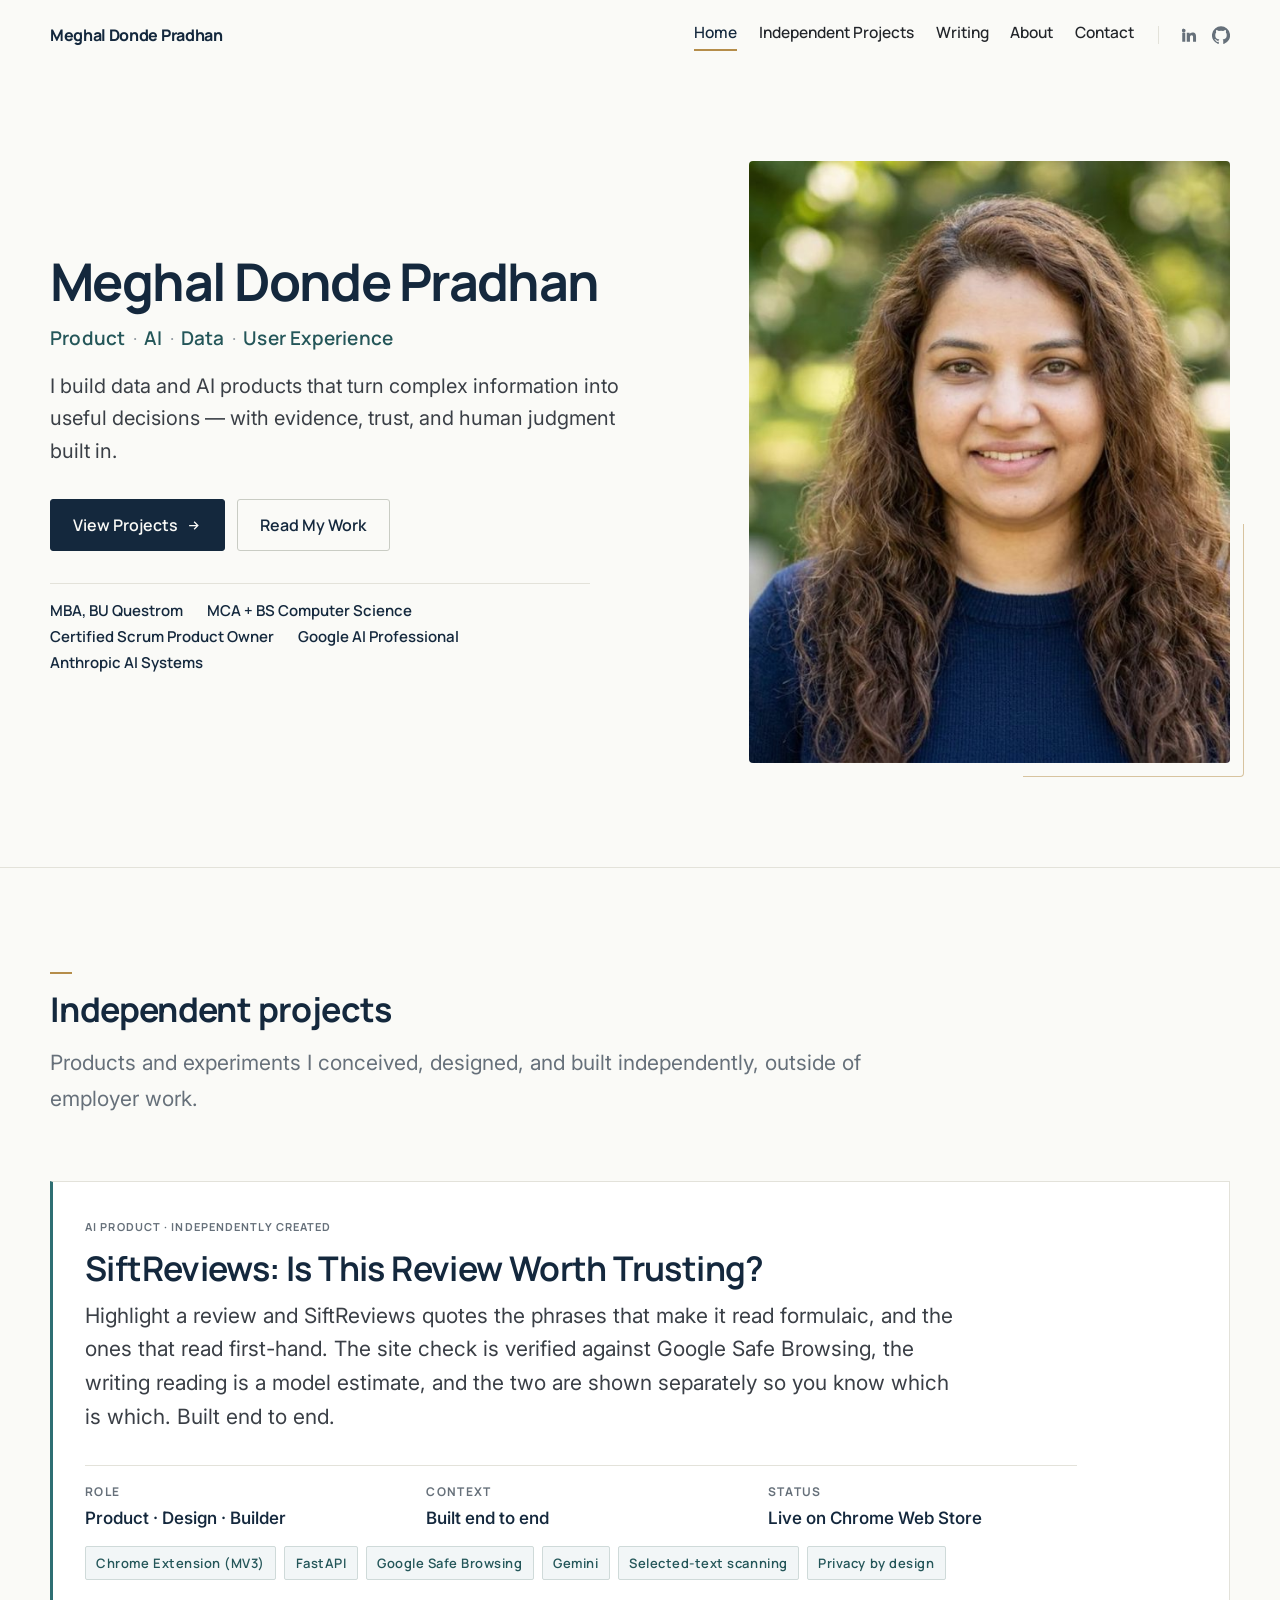
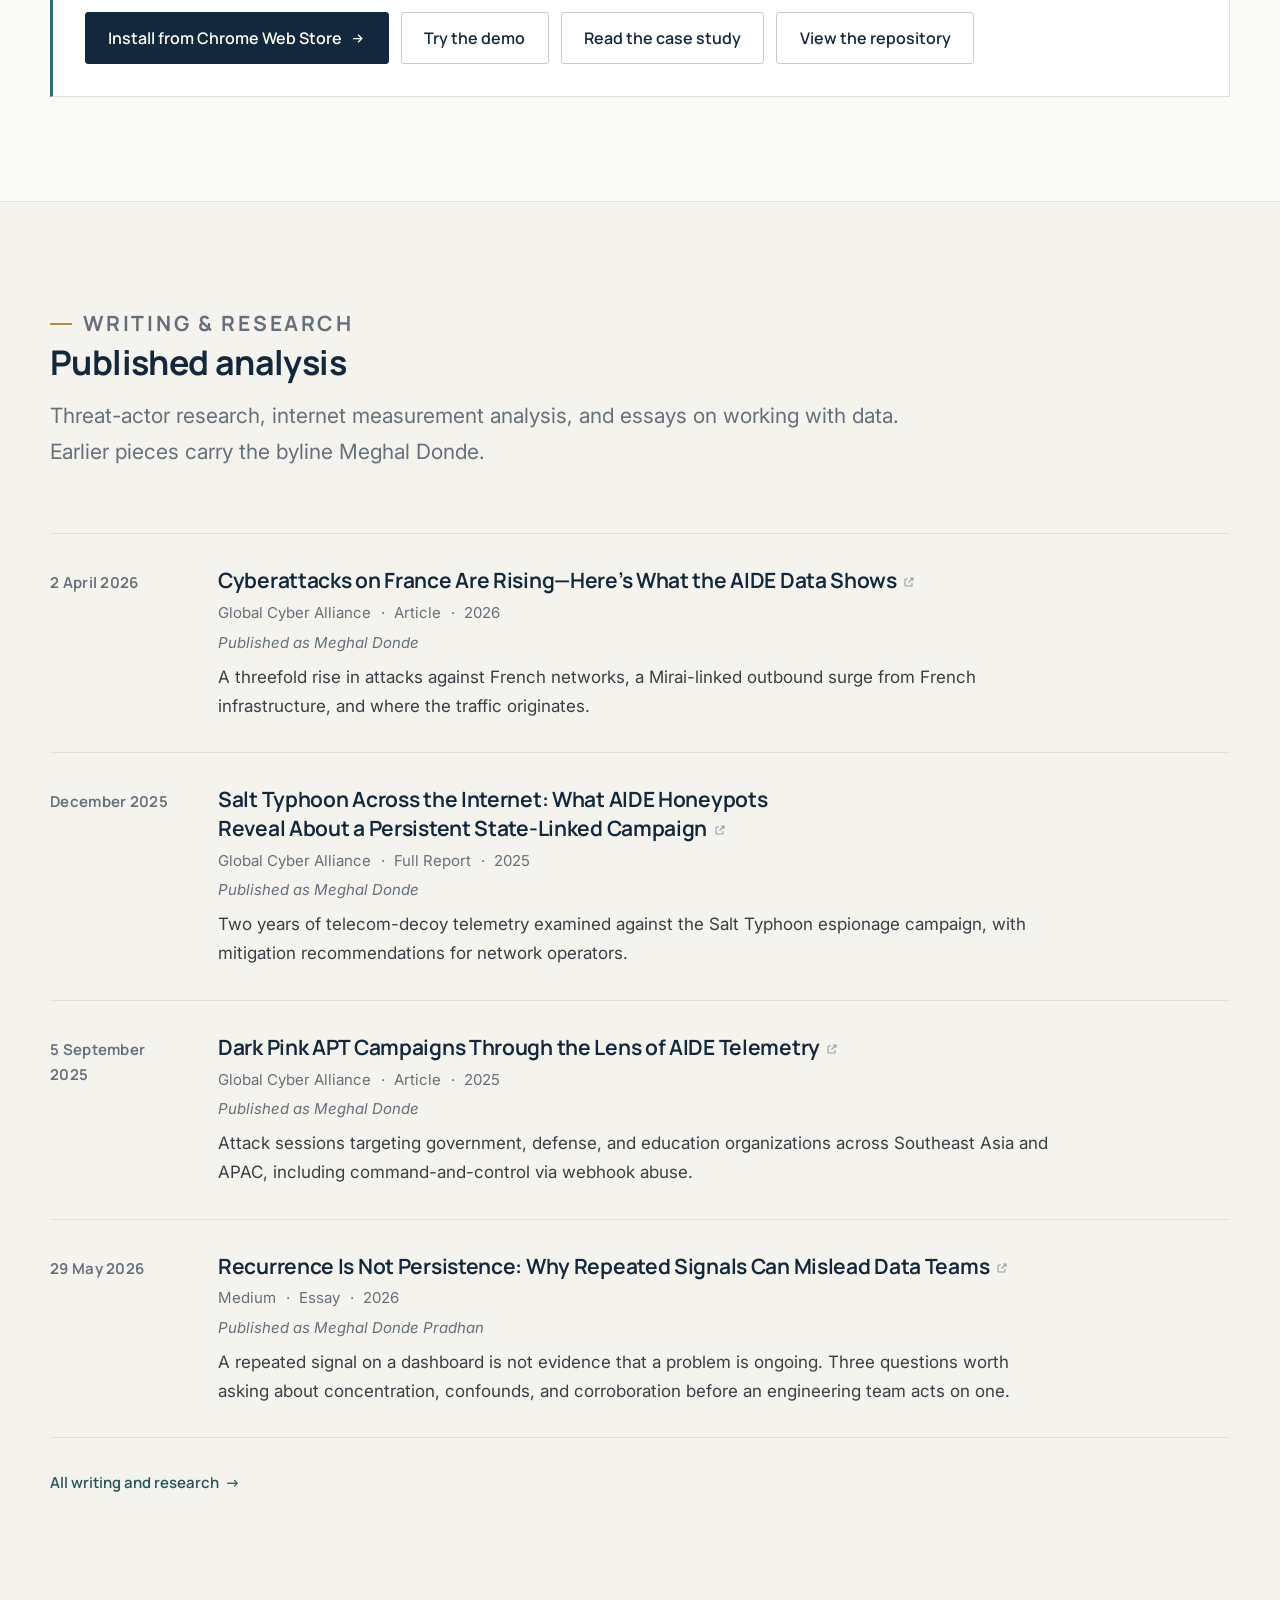
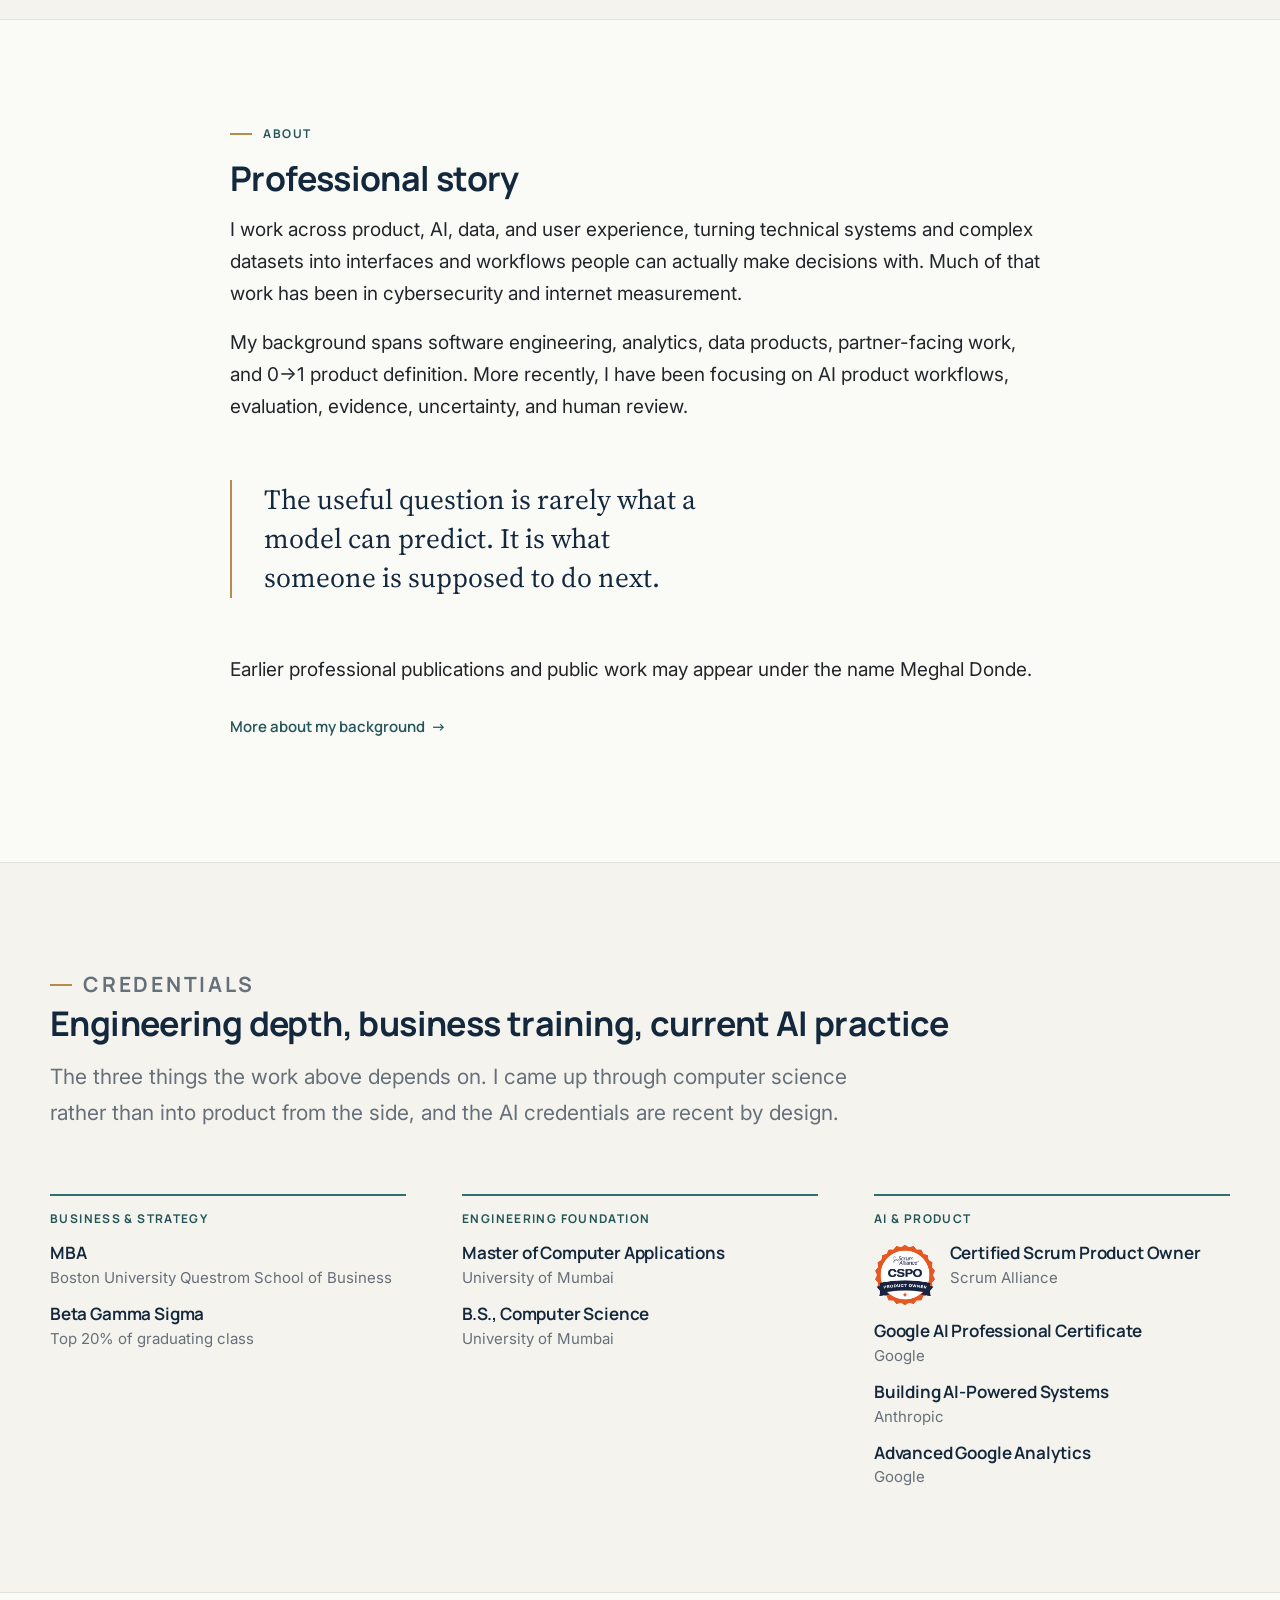
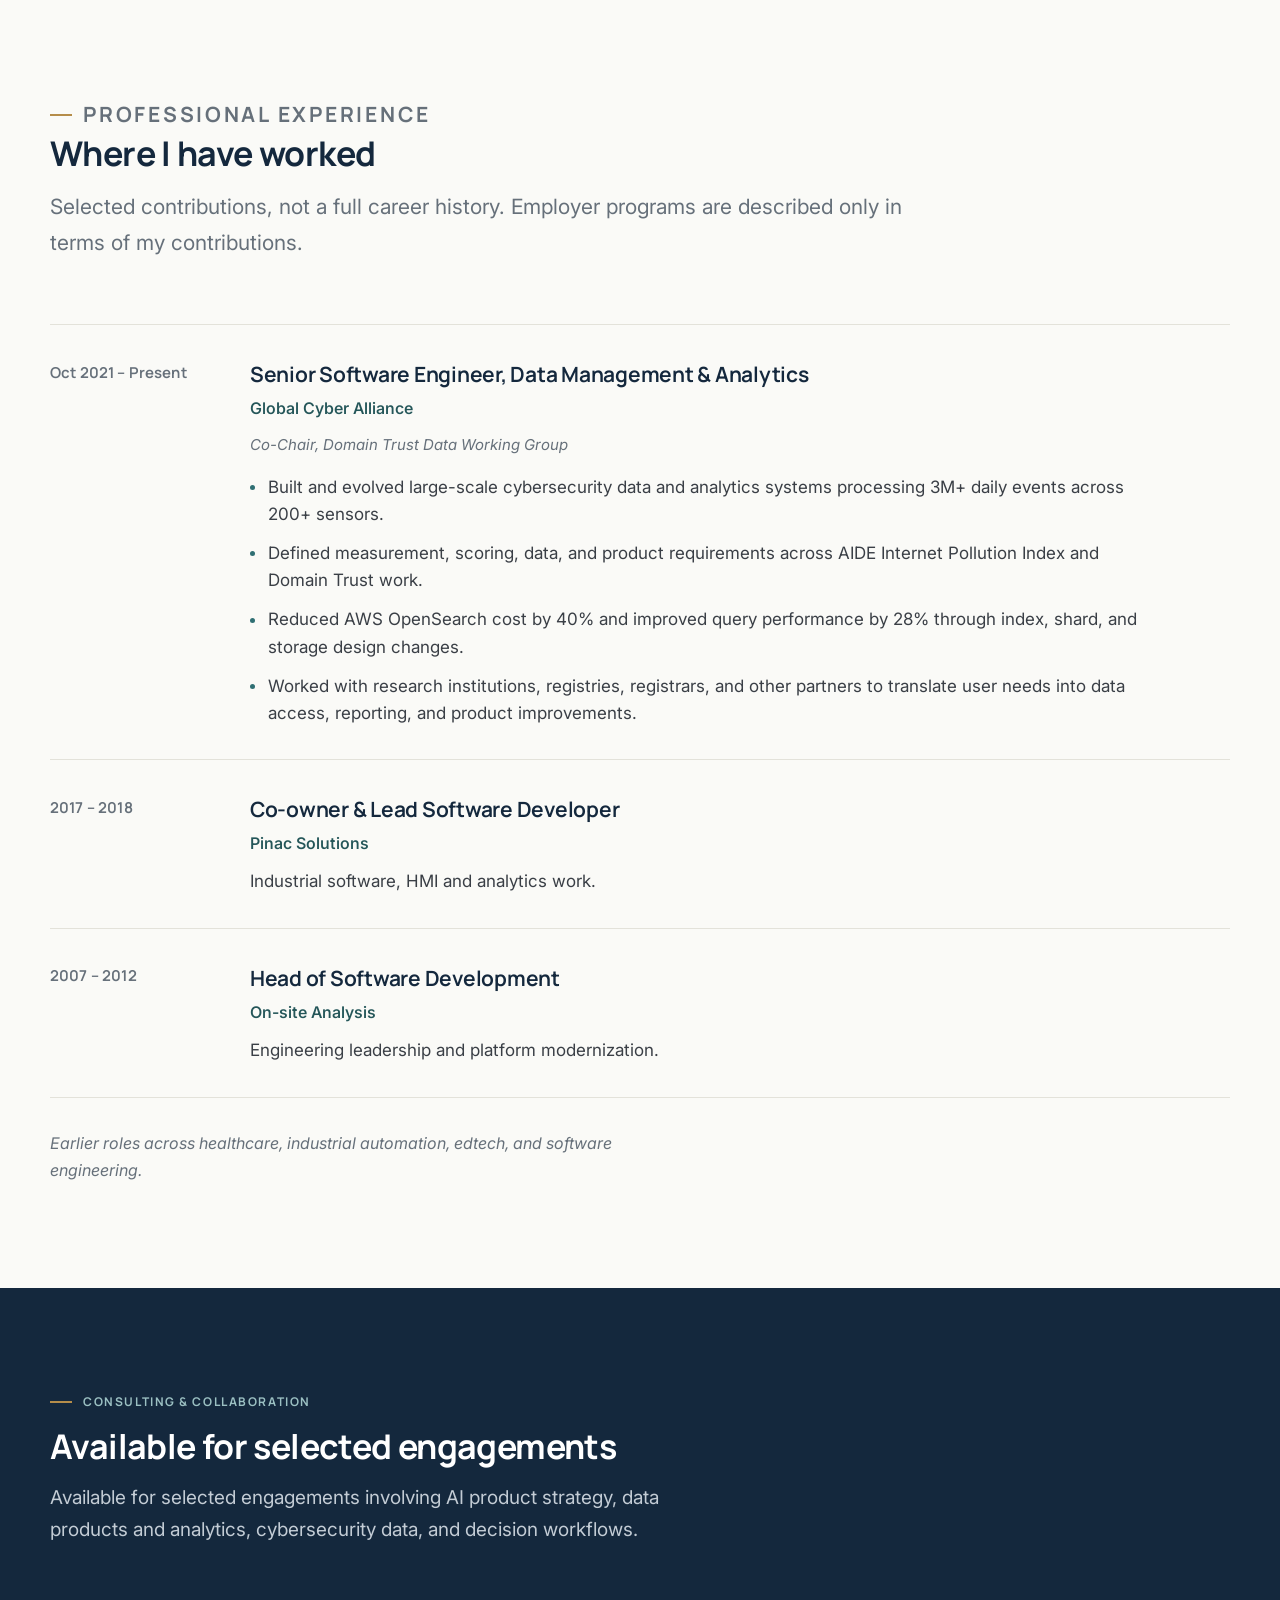
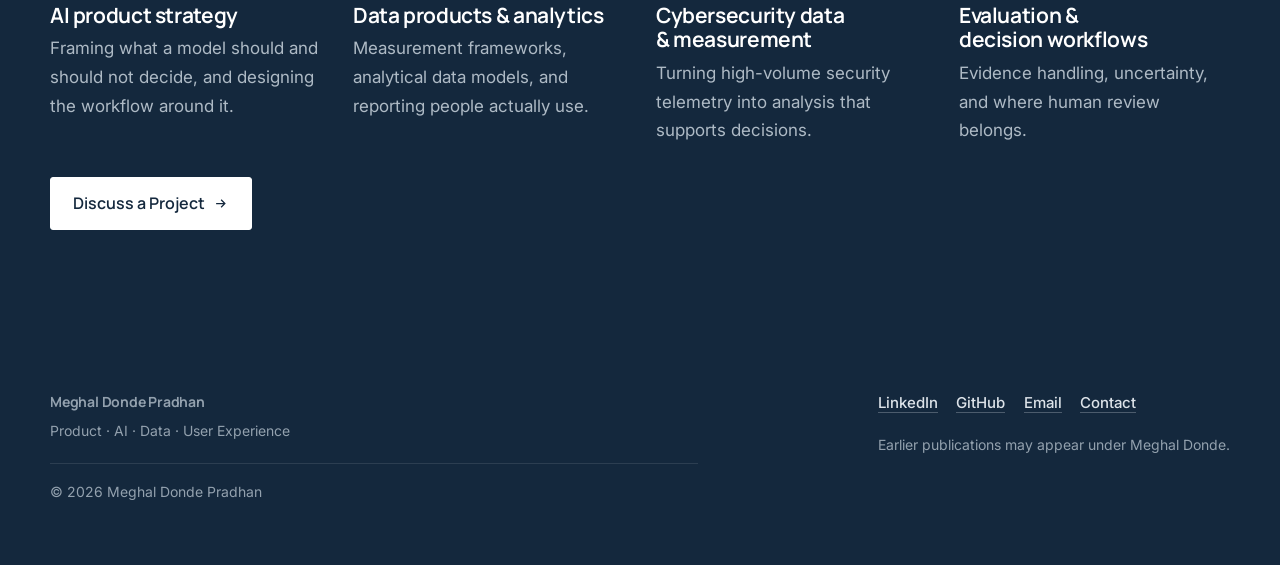
<file: index.html>
<!DOCTYPE html>
<html lang="en">
<head>
<meta charset="utf-8">
<meta name="viewport" content="width=device-width, initial-scale=1">
<title>Meghal Donde Pradhan | Product, AI, Data &amp; User Experience</title>
<meta name="description" content="Meghal Donde Pradhan — product, AI, data, and user experience. Data and AI products, decision workflows, and cybersecurity measurement. Earlier work published as Meghal Donde.">
<link rel="canonical" href="https://meghaldondepradhan.com/">
<meta name="author" content="Meghal Donde Pradhan">
<meta name="robots" content="index, follow, max-image-preview:large">

<meta property="og:type" content="website">
<meta property="og:site_name" content="Meghal Donde Pradhan">
<meta property="og:title" content="Meghal Donde Pradhan | Product, AI, Data &amp; User Experience">
<meta property="og:description" content="Meghal Donde Pradhan — product, AI, data, and user experience. Data and AI products, decision workflows, and cybersecurity measurement. Earlier work published as Meghal Donde.">
<meta property="og:url" content="https://meghaldondepradhan.com/">
<meta property="og:image" content="https://meghaldondepradhan.com/assets/og-image.jpg">
<meta property="og:image:width" content="1200">
<meta property="og:image:height" content="630">
<meta property="og:image:alt" content="Meghal Donde Pradhan — Product, AI, Data and User Experience">
<meta property="og:locale" content="en_US">
<meta name="twitter:card" content="summary_large_image">
<meta name="twitter:title" content="Meghal Donde Pradhan | Product, AI, Data &amp; User Experience">
<meta name="twitter:description" content="Meghal Donde Pradhan — product, AI, data, and user experience. Data and AI products, decision workflows, and cybersecurity measurement. Earlier work published as Meghal Donde.">
<meta name="twitter:image" content="https://meghaldondepradhan.com/assets/og-image.jpg">

<link rel="preconnect" href="https://fonts.googleapis.com">
<link rel="preconnect" href="https://fonts.gstatic.com" crossorigin>
<link rel="stylesheet" href="https://fonts.googleapis.com/css2?family=Manrope:wght@500;600;700;800&family=Inter:wght@400;500;600&family=Source+Serif+4:opsz,wght@8..60,400&display=swap">
<link rel="stylesheet" href="/assets/site.css">
<link rel="icon" href="/assets/favicon.svg" type="image/svg+xml">
<script type="application/ld+json">
{
  "@context": "https://schema.org",
  "@type": "Person",
  "@id": "https://meghaldondepradhan.com/#person",
  "name": "Meghal Donde Pradhan",
  "alternateName": ["Meghal Donde"],
  "givenName": "Meghal",
  "additionalName": "Donde",
  "familyName": "Pradhan",
  "url": "https://meghaldondepradhan.com/",
  "image": "https://meghaldondepradhan.com/assets/portrait.jpg",
  "email": "mailto:meghal.donde@gmail.com",
  "jobTitle": "Senior Software Engineer, Data Management & Analytics",
  "description": "Works across product, AI, data, and user experience — AI product workflows, data products, analytics, and the user-facing decision experiences built on them. Applied in cybersecurity and internet measurement. Earlier public work published under the name Meghal Donde.",
  "knowsAbout": ["Product management", "AI product workflows", "Data products", "Analytics", "User experience design for data products", "Dashboards and decision interfaces", "Cybersecurity data", "Trust and abuse measurement", "Evaluation of AI systems"],
  "worksFor": { "@type": "Organization", "name": "Global Cyber Alliance", "url": "https://globalcyberalliance.org/" },
  "alumniOf": [
    { "@type": "CollegeOrUniversity", "name": "Boston University Questrom School of Business" },
    { "@type": "CollegeOrUniversity", "name": "University of Mumbai" }
  ],
  "address": { "@type": "PostalAddress", "addressLocality": "Boston", "addressRegion": "MA", "addressCountry": "US" },
  "sameAs": [
    "https://www.linkedin.com/in/meghal-donde-pradhan/",
    "https://github.com/meghaldonde",
    "https://medium.com/@meghal.donde",
    "https://globalcyberalliance.org/team/meghal-donde/"
  ]
}
</script>
<script type="application/ld+json">
{
  "@context": "https://schema.org",
  "@type": "WebSite",
  "@id": "https://meghaldondepradhan.com/#website",
  "url": "https://meghaldondepradhan.com/",
  "name": "Meghal Donde Pradhan",
  "alternateName": "Meghal Donde",
  "inLanguage": "en-US",
  "publisher": { "@id": "https://meghaldondepradhan.com/#person" },
  "about": { "@id": "https://meghaldondepradhan.com/#person" }
}
</script>
</head>
<body>
<a class="skip-link" href="#main">Skip to main content</a>
<header class="site-header" id="siteHeader">
  <nav class="wrap nav" aria-label="Primary">
    <a class="brand" href="/">Meghal Donde Pradhan</a>
    <button class="nav-toggle" type="button" aria-expanded="false" aria-controls="navMenu">Menu</button>
    <div class="nav-menu" id="navMenu">
      <div class="wrap">
        <ul class="nav-links"><li><a href="/" aria-current="page">Home</a></li><li><a href="/projects/">Independent Projects</a></li><li><a href="/writing/">Writing</a></li><li><a href="/about/">About</a></li><li><a href="/contact/">Contact</a></li></ul>
        <div class="nav-social"><a href="https://www.linkedin.com/in/meghal-donde-pradhan/" rel="me noopener" target="_blank" aria-label="Meghal Donde Pradhan on LinkedIn"><svg viewBox="0 0 24 24" aria-hidden="true"><path d="M4.98 3.5a2.5 2.5 0 11-.01 5 2.5 2.5 0 01.01-5zM3 9h4v12H3zM9 9h3.8v1.71h.05c.53-.95 1.83-1.96 3.77-1.96 4.03 0 4.78 2.5 4.78 5.76V21h-4v-5.6c0-1.34-.03-3.07-1.9-3.07-1.9 0-2.2 1.46-2.2 2.97V21H9z"/></svg></a><a href="https://github.com/meghaldonde" rel="me noopener" target="_blank" aria-label="Meghal Donde Pradhan on GitHub"><svg viewBox="0 0 24 24" aria-hidden="true"><path d="M12 .5a12 12 0 00-3.79 23.4c.6.11.82-.26.82-.58v-2.2c-3.34.73-4.04-1.42-4.04-1.42-.55-1.4-1.34-1.77-1.34-1.77-1.09-.75.08-.73.08-.73 1.21.08 1.84 1.24 1.84 1.24 1.07 1.84 2.81 1.3 3.5 1 .1-.78.42-1.31.76-1.61-2.67-.3-5.47-1.34-5.47-5.96 0-1.32.47-2.4 1.24-3.24-.13-.3-.54-1.52.11-3.18 0 0 1.01-.32 3.3 1.24a11.4 11.4 0 016 0c2.29-1.56 3.3-1.24 3.3-1.24.65 1.66.24 2.88.12 3.18.77.84 1.23 1.92 1.23 3.24 0 4.63-2.8 5.65-5.48 5.95.43.37.82 1.1.82 2.22v3.29c0 .32.21.7.82.58A12 12 0 0012 .5z"/></svg></a></div>
      </div>
    </div>
  </nav>
</header>
<main id="main">
<section class="hero">
  <div class="wrap hero-grid">
    <div class="hero-copy">
      <h1>Meghal Donde Pradhan</h1>
      <p class="hero-kicker">Product<span aria-hidden="true">&middot;</span>AI<span aria-hidden="true">&middot;</span>Data<span aria-hidden="true">&middot;</span>User Experience</p>
      <p class="hero-lede">I build data and AI products that turn complex information into useful decisions &mdash; with evidence, trust, and human judgment built in.</p>
      <div class="btn-group">
        <a class="btn btn-primary" href="/projects/">View Projects <svg viewBox="0 0 24 24" aria-hidden="true"><path d="M5 12h14M13 6l6 6-6 6"/></svg></a>
        <a class="btn btn-secondary" href="/writing/">Read My Work</a>
      </div>
      <ul class="hero-creds"><li>MBA, BU Questrom</li><li>MCA + BS Computer Science</li><li>Certified Scrum Product Owner</li><li>Google AI Professional</li><li>Anthropic AI Systems</li></ul>
    </div>
    <div class="hero-portrait">
      <img src="/assets/portrait.jpg" srcset="/assets/portrait-sm.jpg 560w, /assets/portrait.jpg 1000w" sizes="(max-width: 860px) 340px, 40vw" width="1000" height="1250" alt="Portrait of Meghal Donde Pradhan" fetchpriority="high" decoding="async">
    </div>
  </div>
</section>

<section id="work">
  <div class="wrap">
    <div class="section-head">
      <h2 class="h2-marked">Independent projects</h2>
      <p>Products and experiments I conceived, designed, and built independently, outside of employer work.</p>
    </div>
      <article class="feature">
        <p class="work-tag">AI Product · Independently Created</p>
        <h3><a href="/projects/#siftreviews">SiftReviews: Is This Review Worth Trusting?</a></h3>
        <p class="feature-lede">Highlight a review and SiftReviews quotes the phrases that make it read formulaic, and the ones that read first-hand. The site check is verified against Google Safe Browsing, the writing reading is a model estimate, and the two are shown separately so you know which is which. Built end to end.</p>
        <dl class="pf-facts"><div class="pf-fact"><dt>Role</dt><dd>Product &middot; Design &middot; Builder</dd></div><div class="pf-fact"><dt>Context</dt><dd>Built end to end</dd></div><div class="pf-fact"><dt>Status</dt><dd>Live on Chrome Web Store</dd></div></dl>
        <ul class="case-meta"><li>Chrome Extension (MV3)</li><li>FastAPI</li><li>Google Safe Browsing</li><li>Gemini</li><li>Selected-text scanning</li><li>Privacy by design</li></ul>
        <div class="btn-group">
          <a class="btn btn-primary" href="https://chromewebstore.google.com/detail/nbamilppggmnmaeabjaogakdmigmcijg?utm_source=item-share-cb" rel="noopener" target="_blank">Install from Chrome Web Store <svg viewBox="0 0 24 24" aria-hidden="true"><path d="M5 12h14M13 6l6 6-6 6"/></svg></a>
          <a class="btn btn-secondary" href="https://siftreviews.meghaldondepradhan.com" rel="noopener" target="_blank">Try the demo</a><a class="btn btn-secondary" href="/projects/#siftreviews">Read the case study</a><a class="btn btn-secondary" href="https://github.com/meghaldonde/trustsignalcheck" rel="noopener" target="_blank">View the repository</a>
        </div>
      </article>
  </div>
</section>

<section id="writing" class="section-tint">
  <div class="wrap">
    <div class="section-head">
      <p class="eyebrow">Writing &amp; Research</p>
      <h2>Published analysis</h2>
      <p>Threat-actor research, internet measurement analysis, and essays on working with data. Earlier pieces carry the byline Meghal Donde.</p>
    </div>
    <ol class="writing-list">
      <li id="cyberattacks-on-france-are-rising-here-s-what-the-aide-data-">
        <div class="writing-item">
          <p class="writing-year"><time datetime="2026-04-02">2 April 2026</time></p>
          <div>
            <h3 class="writing-title"><a href="https://globalcyberalliance.org/cyberattacks-on-france-are-rising-heres-what-the-aide-data-shows/" rel="noopener" target="_blank">Cyberattacks on France Are Rising—Here’s What the AIDE Data Shows<span class="ext" aria-hidden="true"><svg viewBox="0 0 24 24"><path d="M14 4h6v6M20 4l-9 9M18 14v5a1 1 0 01-1 1H5a1 1 0 01-1-1V7a1 1 0 011-1h5"/></svg></span></a></h3>
            <p class="writing-meta"><span>Global Cyber Alliance</span><span aria-hidden="true">&middot;</span><span>Article</span><span aria-hidden="true">&middot;</span><span>2026</span></p>
            <p class="writing-byline">Published as Meghal Donde</p>
            <p class="writing-context">A threefold rise in attacks against French networks, a Mirai-linked outbound surge from French infrastructure, and where the traffic originates.</p>
          </div>
        </div>
      </li>
      <li id="salt-typhoon-across-the-internet-what-aide-honeypots-reveal-">
        <div class="writing-item">
          <p class="writing-year"><time datetime="2025-12">December 2025</time></p>
          <div>
            <h3 class="writing-title"><a href="https://globalcyberalliance.org/wp-content/uploads/2025/12/PUBLIC-REPORT-Salt-Typhoon-Across-the-Internet.pdf" rel="noopener" target="_blank">Salt Typhoon Across the Internet: What AIDE Honeypots Reveal About a Persistent State-Linked Campaign<span class="ext" aria-hidden="true"><svg viewBox="0 0 24 24"><path d="M14 4h6v6M20 4l-9 9M18 14v5a1 1 0 01-1 1H5a1 1 0 01-1-1V7a1 1 0 011-1h5"/></svg></span></a></h3>
            <p class="writing-meta"><span>Global Cyber Alliance</span><span aria-hidden="true">&middot;</span><span>Full Report</span><span aria-hidden="true">&middot;</span><span>2025</span></p>
            <p class="writing-byline">Published as Meghal Donde</p>
            <p class="writing-context">Two years of telecom-decoy telemetry examined against the Salt Typhoon espionage campaign, with mitigation recommendations for network operators.</p>
          </div>
        </div>
      </li>
      <li id="dark-pink-apt-campaigns-through-the-lens-of-aide-telemetry">
        <div class="writing-item">
          <p class="writing-year"><time datetime="2025-09-05">5 September 2025</time></p>
          <div>
            <h3 class="writing-title"><a href="https://globalcyberalliance.org/aide-data-darkpink/" rel="noopener" target="_blank">Dark Pink APT Campaigns Through the Lens of AIDE Telemetry<span class="ext" aria-hidden="true"><svg viewBox="0 0 24 24"><path d="M14 4h6v6M20 4l-9 9M18 14v5a1 1 0 01-1 1H5a1 1 0 01-1-1V7a1 1 0 011-1h5"/></svg></span></a></h3>
            <p class="writing-meta"><span>Global Cyber Alliance</span><span aria-hidden="true">&middot;</span><span>Article</span><span aria-hidden="true">&middot;</span><span>2025</span></p>
            <p class="writing-byline">Published as Meghal Donde</p>
            <p class="writing-context">Attack sessions targeting government, defense, and education organizations across Southeast Asia and APAC, including command-and-control via webhook abuse.</p>
          </div>
        </div>
      </li>
      <li id="recurrence-is-not-persistence-why-repeated-signals-can-misle">
        <div class="writing-item">
          <p class="writing-year"><time datetime="2026-05-29">29 May 2026</time></p>
          <div>
            <h3 class="writing-title"><a href="https://medium.com/@meghal.donde/recurrence-is-not-persistence-why-repeated-signals-can-mislead-data-teams-76bfc5872f2b" rel="noopener" target="_blank">Recurrence Is Not Persistence: Why Repeated Signals Can Mislead Data Teams<span class="ext" aria-hidden="true"><svg viewBox="0 0 24 24"><path d="M14 4h6v6M20 4l-9 9M18 14v5a1 1 0 01-1 1H5a1 1 0 01-1-1V7a1 1 0 011-1h5"/></svg></span></a></h3>
            <p class="writing-meta"><span>Medium</span><span aria-hidden="true">&middot;</span><span>Essay</span><span aria-hidden="true">&middot;</span><span>2026</span></p>
            <p class="writing-byline">Published as Meghal Donde Pradhan</p>
            <p class="writing-context">A repeated signal on a dashboard is not evidence that a problem is ongoing. Three questions worth asking about concentration, confounds, and corroboration before an engineering team acts on one.</p>
          </div>
        </div>
      </li>
    </ol>
    <p style="margin-top:1.75rem"><a class="link-arrow" href="/writing/">All writing and research</a></p>
  </div>
</section>

<section id="about">
  <div class="wrap-narrow">
    <p class="eyebrow">About</p>
    <h2>Professional story</h2>
    <p>I work across product, AI, data, and user experience, turning technical systems and complex datasets into interfaces and workflows people can actually make decisions with. Much of that work has been in cybersecurity and internet measurement.</p>
    <p>My background spans software engineering, analytics, data products, partner-facing work, and 0&rarr;1 product definition. More recently, I have been focusing on AI product workflows, evaluation, evidence, uncertainty, and human review.</p>
    <blockquote class="pullquote">The useful question is rarely what a model can predict. It is what someone is supposed to do next.</blockquote>
    <p>Earlier professional publications and public work may appear under the name Meghal Donde.</p>
    <p style="margin-top:1.5rem"><a class="link-arrow" href="/about/">More about my background</a></p>
  </div>
</section>

<section id="credentials" class="section-tint">
  <div class="wrap">
    <div class="section-head">
      <p class="eyebrow">Credentials</p>
      <h2>Engineering depth, business training, current AI practice</h2>
      <p>The three things the work above depends on. I came up through computer science rather than into product from the side, and the AI credentials are recent by design.</p>
    </div>
    <div class="cred-grid">
      <div class="cred-col">
        <h3>Business &amp; Strategy</h3>
        <ul><li><span class="cred-name">MBA</span><span class="cred-where">Boston University Questrom School of Business</span></li><li><span class="cred-name">Beta Gamma Sigma</span><span class="cred-where">Top 20% of graduating class</span></li></ul>
      </div>
      <div class="cred-col">
        <h3>Engineering Foundation</h3>
        <ul><li><span class="cred-name">Master of Computer Applications</span><span class="cred-where">University of Mumbai</span></li><li><span class="cred-name">B.S., Computer Science</span><span class="cred-where">University of Mumbai</span></li></ul>
      </div>
      <div class="cred-col">
        <h3>AI &amp; Product</h3>
        <ul><li class="cred-badged"><img class="cred-badge" src="/assets/cspo-badge.png" width="240" height="240" alt="Scrum Alliance Certified Scrum Product Owner badge" decoding="async"><span><span class="cred-name">Certified Scrum Product Owner</span><span class="cred-where">Scrum Alliance</span></span></li><li><span class="cred-name">Google AI Professional Certificate</span><span class="cred-where">Google</span></li><li><span class="cred-name">Building AI-Powered Systems</span><span class="cred-where">Anthropic</span></li><li><span class="cred-name">Advanced Google Analytics</span><span class="cred-where">Google</span></li></ul>
      </div>
    </div>
  </div>
</section>

<section id="experience">
  <div class="wrap">
    <div class="section-head">
      <p class="eyebrow">Professional Experience</p>
      <h2>Where I have worked</h2>
      <p>Selected contributions, not a full career history. Employer programs are described only in terms of my contributions.</p>
    </div>
    <ol class="timeline">
      <li>
        <p class="tl-when">Oct 2021 – Present</p>
        <div>
          <p class="tl-role">Senior Software Engineer, Data Management &amp; Analytics</p>
          <p class="tl-org">Global Cyber Alliance</p>
          <p class="tl-note">Co-Chair, Domain Trust Data Working Group</p>
          
          <ul class="contrib-plain"><li>Built and evolved large-scale cybersecurity data and analytics systems processing 3M+ daily events across 200+ sensors.</li><li>Defined measurement, scoring, data, and product requirements across AIDE Internet Pollution Index and Domain Trust work.</li><li>Reduced AWS OpenSearch cost by 40% and improved query performance by 28% through index, shard, and storage design changes.</li><li>Worked with research institutions, registries, registrars, and other partners to translate user needs into data access, reporting, and product improvements.</li></ul>
        </div>
      </li>
      <li>
        <p class="tl-when">2017 – 2018</p>
        <div>
          <p class="tl-role">Co-owner &amp; Lead Software Developer</p>
          <p class="tl-org">Pinac Solutions</p>
          
          <p class="tl-body">Industrial software, HMI and analytics work.</p>
          
        </div>
      </li>
      <li>
        <p class="tl-when">2007 – 2012</p>
        <div>
          <p class="tl-role">Head of Software Development</p>
          <p class="tl-org">On-site Analysis</p>
          
          <p class="tl-body">Engineering leadership and platform modernization.</p>
          
        </div>
      </li>
    </ol>
    <p class="earlier-note">Earlier roles across healthcare, industrial automation, edtech, and software engineering.</p>
  </div>
</section>

<section id="consulting" class="consult">
  <div class="wrap">
    <p class="eyebrow">Consulting &amp; Collaboration</p>
    <h2>Available for selected engagements</h2>
    <p style="max-width:56ch">Available for selected engagements involving AI product strategy, data products and analytics, cybersecurity data, and decision workflows.</p>
    <div class="consult-grid"><div class="consult-area"><h3>AI product strategy</h3><p>Framing what a model should and should not decide, and designing the workflow around it.</p></div><div class="consult-area"><h3>Data products &amp; analytics</h3><p>Measurement frameworks, analytical data models, and reporting people actually use.</p></div><div class="consult-area"><h3>Cybersecurity data &amp; measurement</h3><p>Turning high-volume security telemetry into analysis that supports decisions.</p></div><div class="consult-area"><h3>Evaluation &amp; decision workflows</h3><p>Evidence handling, uncertainty, and where human review belongs.</p></div></div>
    <div class="btn-group">
      <a class="btn btn-primary" href="/contact/">Discuss a Project <svg viewBox="0 0 24 24" aria-hidden="true"><path d="M5 12h14M13 6l6 6-6 6"/></svg></a>
    </div>
  </div>
</section>
</main>
<footer class="site-footer">
  <div class="wrap">
    <div class="footer-grid">
      <div>
        <p class="footer-name">Meghal Donde Pradhan</p>
        <p>Product &middot; AI &middot; Data &middot; User Experience</p>
      </div>
      <div>
        <ul class="footer-links">
          <li><a href="https://www.linkedin.com/in/meghal-donde-pradhan/" rel="me noopener" target="_blank">LinkedIn</a></li>
          <li><a href="https://github.com/meghaldonde" rel="me noopener" target="_blank">GitHub</a></li>
          <li><a href="mailto:meghal.donde@gmail.com">Email</a></li>
          <li><a href="/contact/">Contact</a></li>
        </ul>
        <p class="footer-note">Earlier publications may appear under Meghal Donde.</p>
      </div>
    </div>
    <p class="footer-legal">&copy; 2026 Meghal Donde Pradhan</p>
  </div>
</footer>
<script>
(function () {
  var t = document.querySelector('.nav-toggle'), m = document.getElementById('navMenu');
  if (t && m) t.addEventListener('click', function () {
    var open = m.classList.toggle('is-open');
    t.setAttribute('aria-expanded', open ? 'true' : 'false');
    t.textContent = open ? 'Close' : 'Menu';
  });
  var h = document.getElementById('siteHeader');
  if (h) {
    var onScroll = function () { h.classList.toggle('is-stuck', window.scrollY > 8); };
    onScroll();
    window.addEventListener('scroll', onScroll, { passive: true });
  }
})();
</script>
</body>
</html>
</file>
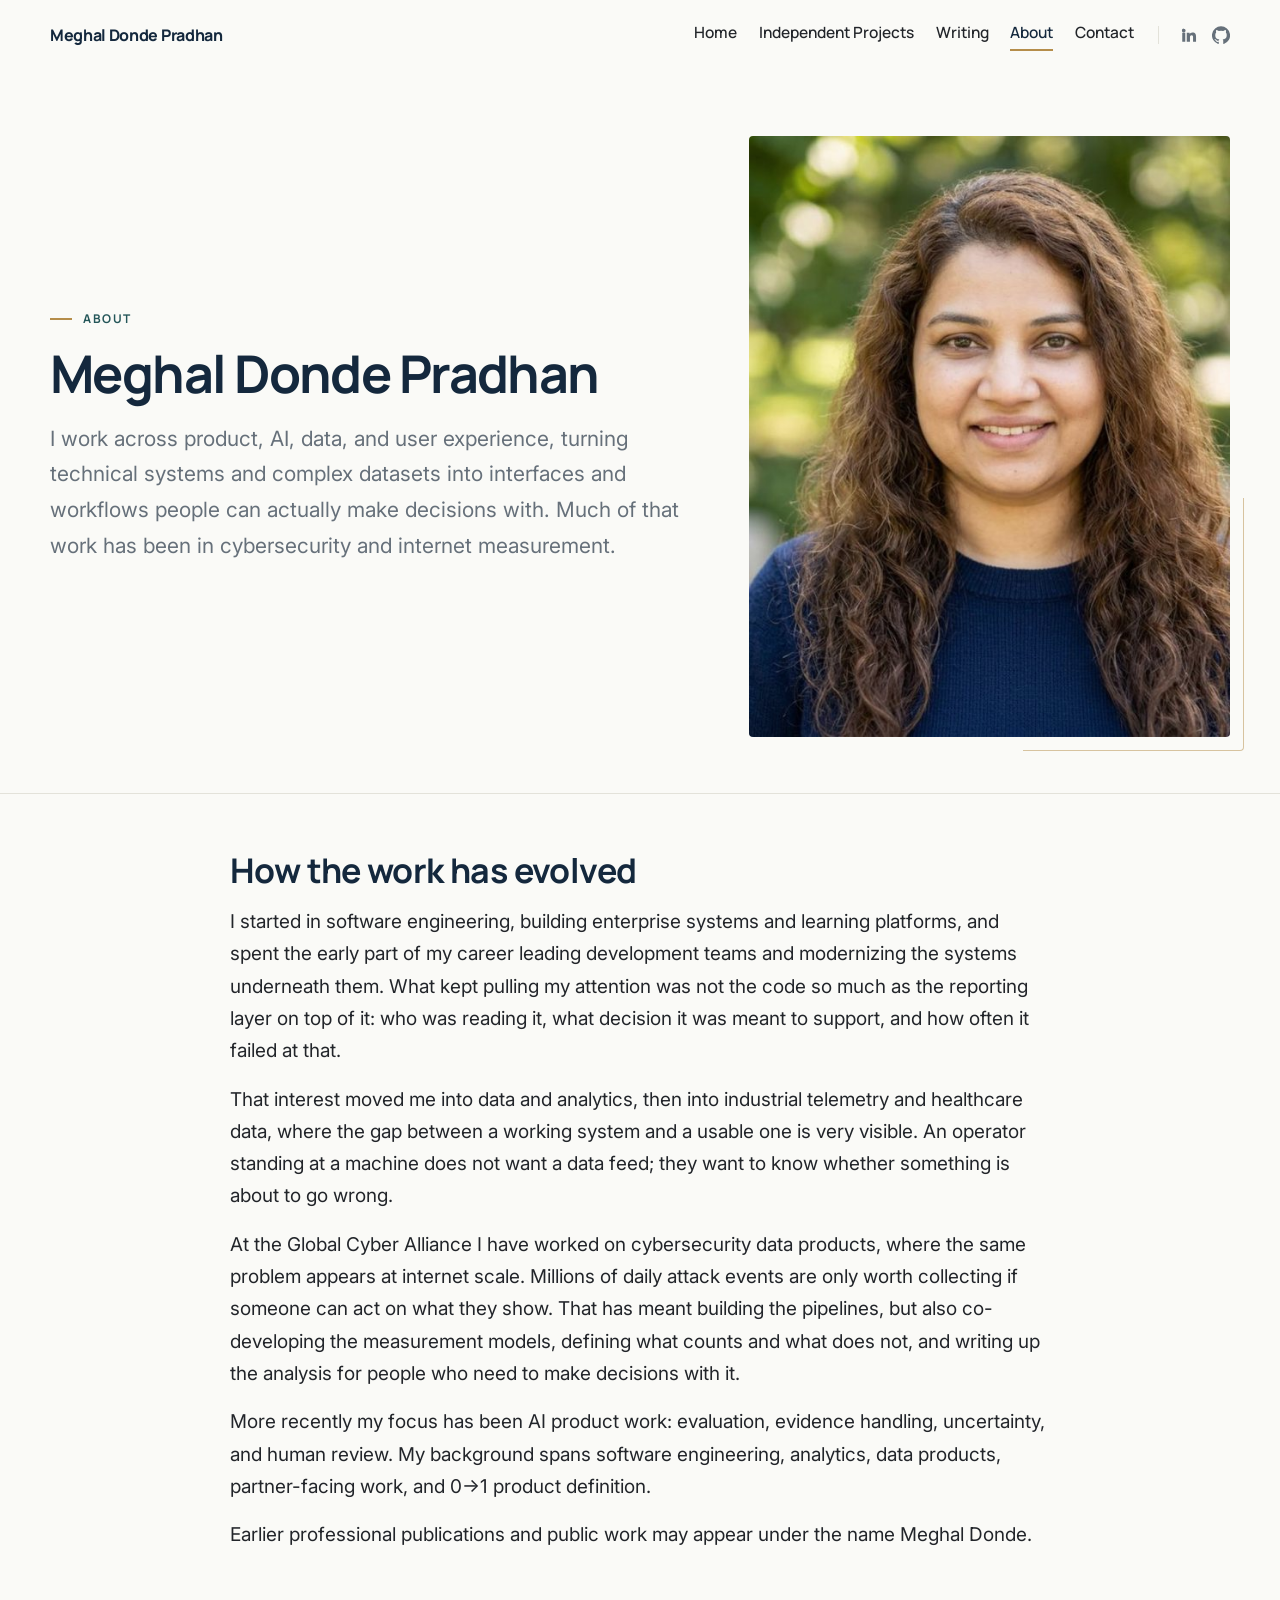
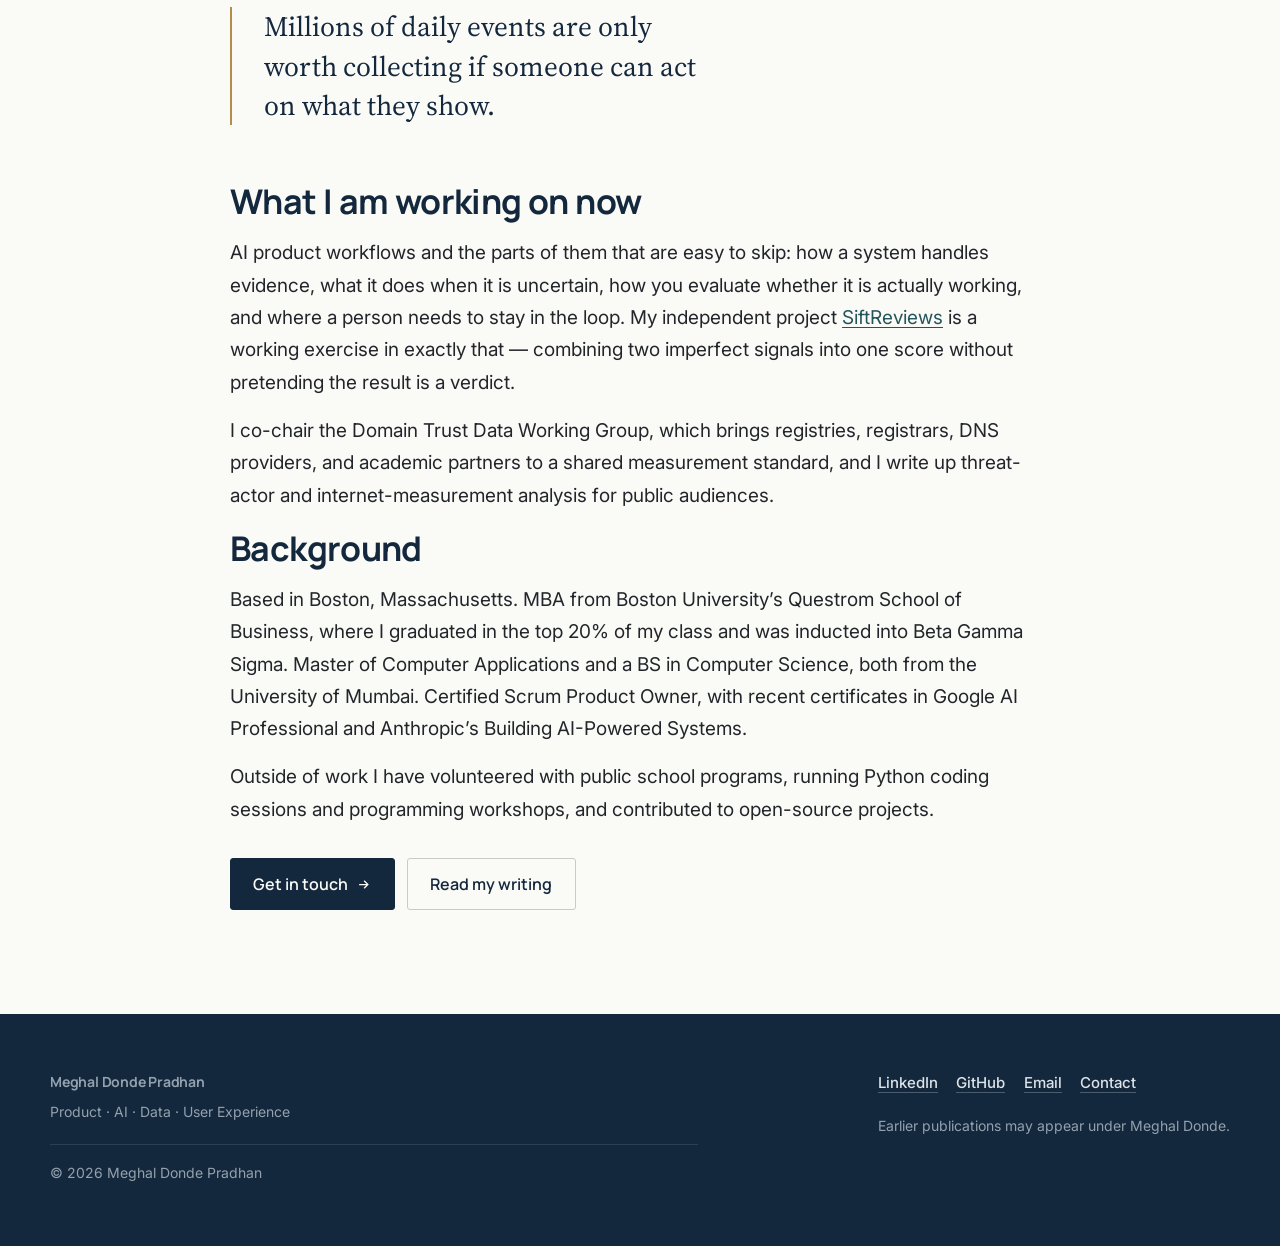
<file: about/index.html>
<!DOCTYPE html>
<html lang="en">
<head>
<meta charset="utf-8">
<meta name="viewport" content="width=device-width, initial-scale=1">
<title>About Meghal Donde Pradhan</title>
<meta name="description" content="About Meghal Donde Pradhan: product, AI, data, and user experience in Boston. Engineering, analytics, and AI product work. Earlier work published as Meghal Donde.">
<link rel="canonical" href="https://meghaldondepradhan.com/about/">
<meta name="author" content="Meghal Donde Pradhan">
<meta name="robots" content="index, follow, max-image-preview:large">

<meta property="og:type" content="profile">
<meta property="og:site_name" content="Meghal Donde Pradhan">
<meta property="og:title" content="About Meghal Donde Pradhan">
<meta property="og:description" content="About Meghal Donde Pradhan: product, AI, data, and user experience in Boston. Engineering, analytics, and AI product work. Earlier work published as Meghal Donde.">
<meta property="og:url" content="https://meghaldondepradhan.com/about/">
<meta property="og:image" content="https://meghaldondepradhan.com/assets/og-image.jpg">
<meta property="og:image:width" content="1200">
<meta property="og:image:height" content="630">
<meta property="og:image:alt" content="Meghal Donde Pradhan — Product, AI, Data and User Experience">
<meta property="og:locale" content="en_US">
<meta name="twitter:card" content="summary_large_image">
<meta name="twitter:title" content="About Meghal Donde Pradhan">
<meta name="twitter:description" content="About Meghal Donde Pradhan: product, AI, data, and user experience in Boston. Engineering, analytics, and AI product work. Earlier work published as Meghal Donde.">
<meta name="twitter:image" content="https://meghaldondepradhan.com/assets/og-image.jpg">

<link rel="preconnect" href="https://fonts.googleapis.com">
<link rel="preconnect" href="https://fonts.gstatic.com" crossorigin>
<link rel="stylesheet" href="https://fonts.googleapis.com/css2?family=Manrope:wght@500;600;700;800&family=Inter:wght@400;500;600&family=Source+Serif+4:opsz,wght@8..60,400&display=swap">
<link rel="stylesheet" href="/assets/site.css">
<link rel="icon" href="/assets/favicon.svg" type="image/svg+xml">
<script type="application/ld+json">
{
  "@context": "https://schema.org",
  "@type": "BreadcrumbList",
  "itemListElement": [
    { "@type": "ListItem", "position": 1, "name": "Home", "item": "https://meghaldondepradhan.com/" },
    { "@type": "ListItem", "position": 2, "name": "About", "item": "https://meghaldondepradhan.com/about/" }
  ]
}
</script>
<script type="application/ld+json">
{
  "@context": "https://schema.org",
  "@type": "ProfilePage",
  "@id": "https://meghaldondepradhan.com/about/#profilepage",
  "url": "https://meghaldondepradhan.com/about/",
  "name": "About Meghal Donde Pradhan",
  "isPartOf": { "@id": "https://meghaldondepradhan.com/#website" },
  "mainEntity": {
    "@type": "Person",
    "@id": "https://meghaldondepradhan.com/#person",
    "name": "Meghal Donde Pradhan",
    "alternateName": "Meghal Donde",
    "url": "https://meghaldondepradhan.com/",
    "image": "https://meghaldondepradhan.com/assets/portrait.jpg",
    "jobTitle": "Senior Software Engineer, Data Management & Analytics",
    "worksFor": { "@type": "Organization", "name": "Global Cyber Alliance" },
    "sameAs": [
      "https://www.linkedin.com/in/meghal-donde-pradhan/",
      "https://github.com/meghaldonde"
    ]
  },
  "inLanguage": "en-US"
}
</script>
</head>
<body>
<a class="skip-link" href="#main">Skip to main content</a>
<header class="site-header" id="siteHeader">
  <nav class="wrap nav" aria-label="Primary">
    <a class="brand" href="/">Meghal Donde Pradhan</a>
    <button class="nav-toggle" type="button" aria-expanded="false" aria-controls="navMenu">Menu</button>
    <div class="nav-menu" id="navMenu">
      <div class="wrap">
        <ul class="nav-links"><li><a href="/">Home</a></li><li><a href="/projects/">Independent Projects</a></li><li><a href="/writing/">Writing</a></li><li><a href="/about/" aria-current="page">About</a></li><li><a href="/contact/">Contact</a></li></ul>
        <div class="nav-social"><a href="https://www.linkedin.com/in/meghal-donde-pradhan/" rel="me noopener" target="_blank" aria-label="Meghal Donde Pradhan on LinkedIn"><svg viewBox="0 0 24 24" aria-hidden="true"><path d="M4.98 3.5a2.5 2.5 0 11-.01 5 2.5 2.5 0 01.01-5zM3 9h4v12H3zM9 9h3.8v1.71h.05c.53-.95 1.83-1.96 3.77-1.96 4.03 0 4.78 2.5 4.78 5.76V21h-4v-5.6c0-1.34-.03-3.07-1.9-3.07-1.9 0-2.2 1.46-2.2 2.97V21H9z"/></svg></a><a href="https://github.com/meghaldonde" rel="me noopener" target="_blank" aria-label="Meghal Donde Pradhan on GitHub"><svg viewBox="0 0 24 24" aria-hidden="true"><path d="M12 .5a12 12 0 00-3.79 23.4c.6.11.82-.26.82-.58v-2.2c-3.34.73-4.04-1.42-4.04-1.42-.55-1.4-1.34-1.77-1.34-1.77-1.09-.75.08-.73.08-.73 1.21.08 1.84 1.24 1.84 1.24 1.07 1.84 2.81 1.3 3.5 1 .1-.78.42-1.31.76-1.61-2.67-.3-5.47-1.34-5.47-5.96 0-1.32.47-2.4 1.24-3.24-.13-.3-.54-1.52.11-3.18 0 0 1.01-.32 3.3 1.24a11.4 11.4 0 016 0c2.29-1.56 3.3-1.24 3.3-1.24.65 1.66.24 2.88.12 3.18.77.84 1.23 1.92 1.23 3.24 0 4.63-2.8 5.65-5.48 5.95.43.37.82 1.1.82 2.22v3.29c0 .32.21.7.82.58A12 12 0 0012 .5z"/></svg></a></div>
      </div>
    </div>
  </nav>
</header>
<main id="main">
<section class="page-header">
  <div class="wrap hero-grid">
    <div>
      <p class="eyebrow">About</p>
      <h1>Meghal Donde Pradhan</h1>
      <p class="lede">I work across product, AI, data, and user experience, turning technical systems and complex datasets into interfaces and workflows people can actually make decisions with. Much of that work has been in cybersecurity and internet measurement.</p>
    </div>
    <div class="hero-portrait">
      <img src="/assets/portrait.jpg" srcset="/assets/portrait-sm.jpg 560w, /assets/portrait.jpg 1000w" sizes="(max-width: 860px) 340px, 34vw" width="1000" height="1250" alt="Portrait of Meghal Donde Pradhan" decoding="async">
    </div>
  </div>
</section>

<section style="padding-top:var(--space-l)">
  <div class="wrap-narrow">
    <h2>How the work has evolved</h2>
    <p>I started in software engineering, building enterprise systems and learning platforms, and spent the early part of my career leading development teams and modernizing the systems underneath them. What kept pulling my attention was not the code so much as the reporting layer on top of it: who was reading it, what decision it was meant to support, and how often it failed at that.</p>
    <p>That interest moved me into data and analytics, then into industrial telemetry and healthcare data, where the gap between a working system and a usable one is very visible. An operator standing at a machine does not want a data feed; they want to know whether something is about to go wrong.</p>
    <p>At the Global Cyber Alliance I have worked on cybersecurity data products, where the same problem appears at internet scale. Millions of daily attack events are only worth collecting if someone can act on what they show. That has meant building the pipelines, but also co-developing the measurement models, defining what counts and what does not, and writing up the analysis for people who need to make decisions with it.</p>
    <p>More recently my focus has been AI product work: evaluation, evidence handling, uncertainty, and human review. My background spans software engineering, analytics, data products, partner-facing work, and 0&rarr;1 product definition.</p>
    <p>Earlier professional publications and public work may appear under the name Meghal Donde.</p>

    <blockquote class="pullquote">Millions of daily events are only worth collecting if someone can act on what they show.</blockquote>

    <h2>What I am working on now</h2>
    <p>AI product workflows and the parts of them that are easy to skip: how a system handles evidence, what it does when it is uncertain, how you evaluate whether it is actually working, and where a person needs to stay in the loop. My independent project <a href="/projects/#siftreviews">SiftReviews</a> is a working exercise in exactly that &mdash; combining two imperfect signals into one score without pretending the result is a verdict.</p>
    <p>I co-chair the Domain Trust Data Working Group, which brings registries, registrars, DNS providers, and academic partners to a shared measurement standard, and I write up threat-actor and internet-measurement analysis for public audiences.</p>

    <h2>Background</h2>
    <p>Based in Boston, Massachusetts. MBA from Boston University&rsquo;s Questrom School of Business, where I graduated in the top 20% of my class and was inducted into Beta Gamma Sigma. Master of Computer Applications and a BS in Computer Science, both from the University of Mumbai. Certified Scrum Product Owner, with recent certificates in Google AI Professional and Anthropic&rsquo;s Building AI-Powered Systems.</p>
    <p>Outside of work I have volunteered with public school programs, running Python coding sessions and programming workshops, and contributed to open-source projects.</p>

    <div class="btn-group">
      <a class="btn btn-primary" href="/contact/">Get in touch <svg viewBox="0 0 24 24" aria-hidden="true"><path d="M5 12h14M13 6l6 6-6 6"/></svg></a>
      <a class="btn btn-secondary" href="/writing/">Read my writing</a>
    </div>
  </div>
</section>
</main>
<footer class="site-footer">
  <div class="wrap">
    <div class="footer-grid">
      <div>
        <p class="footer-name">Meghal Donde Pradhan</p>
        <p>Product &middot; AI &middot; Data &middot; User Experience</p>
      </div>
      <div>
        <ul class="footer-links">
          <li><a href="https://www.linkedin.com/in/meghal-donde-pradhan/" rel="me noopener" target="_blank">LinkedIn</a></li>
          <li><a href="https://github.com/meghaldonde" rel="me noopener" target="_blank">GitHub</a></li>
          <li><a href="mailto:meghal.donde@gmail.com">Email</a></li>
          <li><a href="/contact/">Contact</a></li>
        </ul>
        <p class="footer-note">Earlier publications may appear under Meghal Donde.</p>
      </div>
    </div>
    <p class="footer-legal">&copy; 2026 Meghal Donde Pradhan</p>
  </div>
</footer>
<script>
(function () {
  var t = document.querySelector('.nav-toggle'), m = document.getElementById('navMenu');
  if (t && m) t.addEventListener('click', function () {
    var open = m.classList.toggle('is-open');
    t.setAttribute('aria-expanded', open ? 'true' : 'false');
    t.textContent = open ? 'Close' : 'Menu';
  });
  var h = document.getElementById('siteHeader');
  if (h) {
    var onScroll = function () { h.classList.toggle('is-stuck', window.scrollY > 8); };
    onScroll();
    window.addEventListener('scroll', onScroll, { passive: true });
  }
})();
</script>
</body>
</html>
</file>
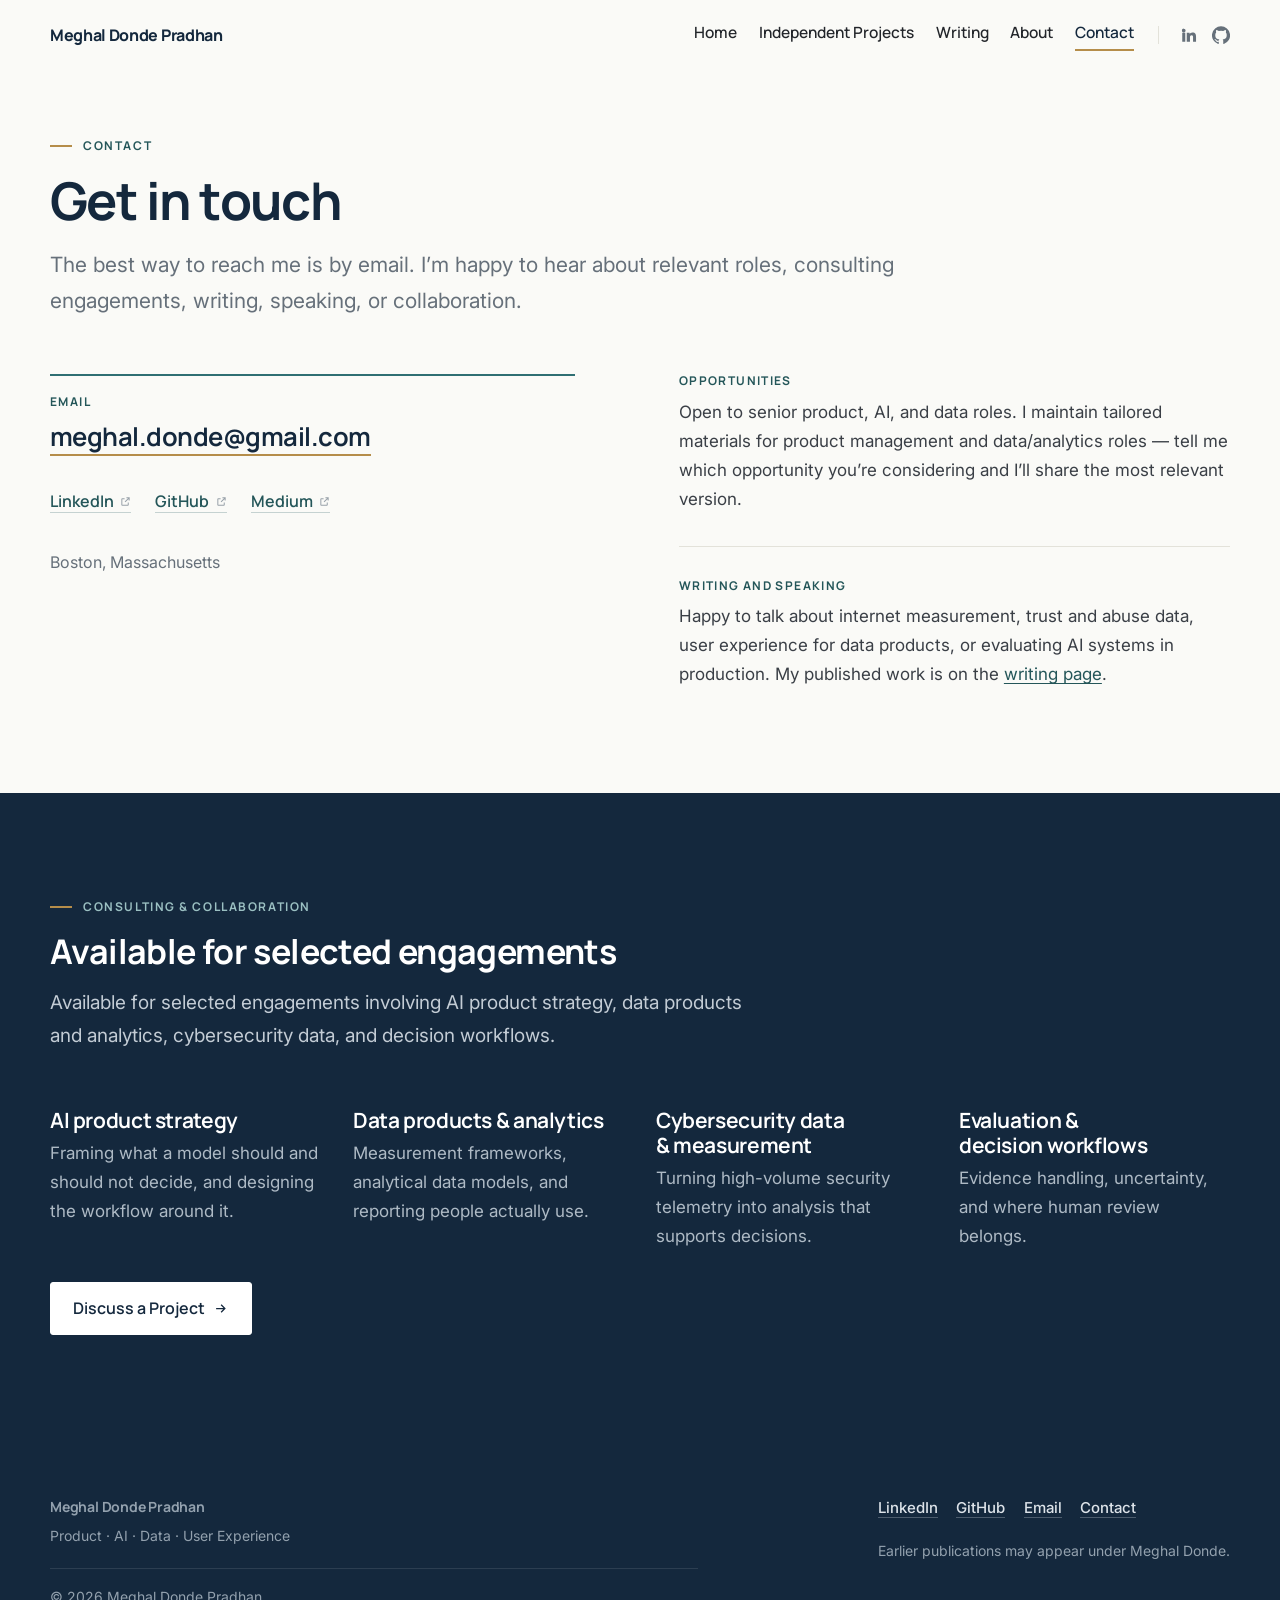
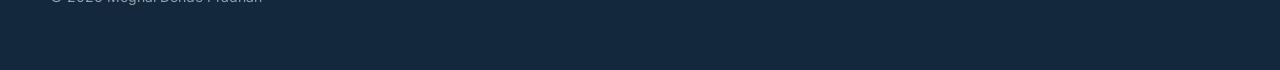
<file: contact/index.html>
<!DOCTYPE html>
<html lang="en">
<head>
<meta charset="utf-8">
<meta name="viewport" content="width=device-width, initial-scale=1">
<title>Contact Meghal Donde Pradhan</title>
<meta name="description" content="Contact Meghal Donde Pradhan about product, AI, and data roles, consulting in AI product strategy and cybersecurity data, or writing and speaking.">
<link rel="canonical" href="https://meghaldondepradhan.com/contact/">
<meta name="author" content="Meghal Donde Pradhan">
<meta name="robots" content="index, follow, max-image-preview:large">

<meta property="og:type" content="website">
<meta property="og:site_name" content="Meghal Donde Pradhan">
<meta property="og:title" content="Contact Meghal Donde Pradhan">
<meta property="og:description" content="Contact Meghal Donde Pradhan about product, AI, and data roles, consulting in AI product strategy and cybersecurity data, or writing and speaking.">
<meta property="og:url" content="https://meghaldondepradhan.com/contact/">
<meta property="og:image" content="https://meghaldondepradhan.com/assets/og-image.jpg">
<meta property="og:image:width" content="1200">
<meta property="og:image:height" content="630">
<meta property="og:image:alt" content="Meghal Donde Pradhan — Product, AI, Data and User Experience">
<meta property="og:locale" content="en_US">
<meta name="twitter:card" content="summary_large_image">
<meta name="twitter:title" content="Contact Meghal Donde Pradhan">
<meta name="twitter:description" content="Contact Meghal Donde Pradhan about product, AI, and data roles, consulting in AI product strategy and cybersecurity data, or writing and speaking.">
<meta name="twitter:image" content="https://meghaldondepradhan.com/assets/og-image.jpg">

<link rel="preconnect" href="https://fonts.googleapis.com">
<link rel="preconnect" href="https://fonts.gstatic.com" crossorigin>
<link rel="stylesheet" href="https://fonts.googleapis.com/css2?family=Manrope:wght@500;600;700;800&family=Inter:wght@400;500;600&family=Source+Serif+4:opsz,wght@8..60,400&display=swap">
<link rel="stylesheet" href="/assets/site.css">
<link rel="icon" href="/assets/favicon.svg" type="image/svg+xml">
<script type="application/ld+json">
{
  "@context": "https://schema.org",
  "@type": "BreadcrumbList",
  "itemListElement": [
    { "@type": "ListItem", "position": 1, "name": "Home", "item": "https://meghaldondepradhan.com/" },
    { "@type": "ListItem", "position": 2, "name": "Contact", "item": "https://meghaldondepradhan.com/contact/" }
  ]
}
</script>
<script type="application/ld+json">
{
  "@context": "https://schema.org",
  "@type": "ContactPage",
  "@id": "https://meghaldondepradhan.com/contact/#contactpage",
  "url": "https://meghaldondepradhan.com/contact/",
  "name": "Contact Meghal Donde Pradhan",
  "isPartOf": { "@id": "https://meghaldondepradhan.com/#website" },
  "mainEntity": { "@id": "https://meghaldondepradhan.com/#person" },
  "inLanguage": "en-US"
}
</script>
</head>
<body>
<a class="skip-link" href="#main">Skip to main content</a>
<header class="site-header" id="siteHeader">
  <nav class="wrap nav" aria-label="Primary">
    <a class="brand" href="/">Meghal Donde Pradhan</a>
    <button class="nav-toggle" type="button" aria-expanded="false" aria-controls="navMenu">Menu</button>
    <div class="nav-menu" id="navMenu">
      <div class="wrap">
        <ul class="nav-links"><li><a href="/">Home</a></li><li><a href="/projects/">Independent Projects</a></li><li><a href="/writing/">Writing</a></li><li><a href="/about/">About</a></li><li><a href="/contact/" aria-current="page">Contact</a></li></ul>
        <div class="nav-social"><a href="https://www.linkedin.com/in/meghal-donde-pradhan/" rel="me noopener" target="_blank" aria-label="Meghal Donde Pradhan on LinkedIn"><svg viewBox="0 0 24 24" aria-hidden="true"><path d="M4.98 3.5a2.5 2.5 0 11-.01 5 2.5 2.5 0 01.01-5zM3 9h4v12H3zM9 9h3.8v1.71h.05c.53-.95 1.83-1.96 3.77-1.96 4.03 0 4.78 2.5 4.78 5.76V21h-4v-5.6c0-1.34-.03-3.07-1.9-3.07-1.9 0-2.2 1.46-2.2 2.97V21H9z"/></svg></a><a href="https://github.com/meghaldonde" rel="me noopener" target="_blank" aria-label="Meghal Donde Pradhan on GitHub"><svg viewBox="0 0 24 24" aria-hidden="true"><path d="M12 .5a12 12 0 00-3.79 23.4c.6.11.82-.26.82-.58v-2.2c-3.34.73-4.04-1.42-4.04-1.42-.55-1.4-1.34-1.77-1.34-1.77-1.09-.75.08-.73.08-.73 1.21.08 1.84 1.24 1.84 1.24 1.07 1.84 2.81 1.3 3.5 1 .1-.78.42-1.31.76-1.61-2.67-.3-5.47-1.34-5.47-5.96 0-1.32.47-2.4 1.24-3.24-.13-.3-.54-1.52.11-3.18 0 0 1.01-.32 3.3 1.24a11.4 11.4 0 016 0c2.29-1.56 3.3-1.24 3.3-1.24.65 1.66.24 2.88.12 3.18.77.84 1.23 1.92 1.23 3.24 0 4.63-2.8 5.65-5.48 5.95.43.37.82 1.1.82 2.22v3.29c0 .32.21.7.82.58A12 12 0 0012 .5z"/></svg></a></div>
      </div>
    </div>
  </nav>
</header>
<main id="main">
<section class="page-header">
  <div class="wrap">
    <p class="eyebrow">Contact</p>
    <h1>Get in touch</h1>
    <p class="lede">The best way to reach me is by email. I&rsquo;m happy to hear about relevant roles, consulting engagements, writing, speaking, or collaboration.</p>
  </div>
</section>

<section style="padding-top:0;border-top:0">
  <div class="wrap">
    <div class="contact-grid">
      <div class="contact-primary">
        <p class="contact-label">Email</p>
        <p class="contact-email"><a href="mailto:meghal.donde@gmail.com">meghal.donde@gmail.com</a></p>
        <ul class="contact-links">
          <li><a href="https://www.linkedin.com/in/meghal-donde-pradhan/" rel="me noopener" target="_blank">LinkedIn<span class="ext" aria-hidden="true"><svg viewBox="0 0 24 24"><path d="M14 4h6v6M20 4l-9 9M18 14v5a1 1 0 01-1 1H5a1 1 0 01-1-1V7a1 1 0 011-1h5"/></svg></span></a></li>
          <li><a href="https://github.com/meghaldonde" rel="me noopener" target="_blank">GitHub<span class="ext" aria-hidden="true"><svg viewBox="0 0 24 24"><path d="M14 4h6v6M20 4l-9 9M18 14v5a1 1 0 01-1 1H5a1 1 0 01-1-1V7a1 1 0 011-1h5"/></svg></span></a></li>
          <li><a href="https://medium.com/@meghal.donde" rel="me noopener" target="_blank">Medium<span class="ext" aria-hidden="true"><svg viewBox="0 0 24 24"><path d="M14 4h6v6M20 4l-9 9M18 14v5a1 1 0 01-1 1H5a1 1 0 01-1-1V7a1 1 0 011-1h5"/></svg></span></a></li>
        </ul>
        <p class="contact-loc">Boston, Massachusetts</p>
      </div>
      <div class="contact-notes">
        <div class="contact-note">
          <h2>Opportunities</h2>
          <p>Open to senior product, AI, and data roles. I maintain tailored materials for product management and data/analytics roles &mdash; tell me which opportunity you&rsquo;re considering and I&rsquo;ll share the most relevant version.</p>
        </div>
        <div class="contact-note">
          <h2>Writing and speaking</h2>
          <p>Happy to talk about internet measurement, trust and abuse data, user experience for data products, or evaluating AI systems in production. My published work is on the <a href="/writing/">writing page</a>.</p>
        </div>
      </div>
    </div>
  </div>
</section>

<section class="consult">
  <div class="wrap">
    <p class="eyebrow">Consulting &amp; Collaboration</p>
    <h2>Available for selected engagements</h2>
    <p style="max-width:58ch">Available for selected engagements involving AI product strategy, data products and analytics, cybersecurity data, and decision workflows.</p>
    <div class="consult-grid"><div class="consult-area"><h3>AI product strategy</h3><p>Framing what a model should and should not decide, and designing the workflow around it.</p></div><div class="consult-area"><h3>Data products &amp; analytics</h3><p>Measurement frameworks, analytical data models, and reporting people actually use.</p></div><div class="consult-area"><h3>Cybersecurity data &amp; measurement</h3><p>Turning high-volume security telemetry into analysis that supports decisions.</p></div><div class="consult-area"><h3>Evaluation &amp; decision workflows</h3><p>Evidence handling, uncertainty, and where human review belongs.</p></div></div>
    <div class="btn-group">
      <a class="btn btn-primary" href="mailto:meghal.donde@gmail.com?subject=Project%20enquiry">Discuss a Project <svg viewBox="0 0 24 24" aria-hidden="true"><path d="M5 12h14M13 6l6 6-6 6"/></svg></a>
    </div>
  </div>
</section>
</main>
<footer class="site-footer">
  <div class="wrap">
    <div class="footer-grid">
      <div>
        <p class="footer-name">Meghal Donde Pradhan</p>
        <p>Product &middot; AI &middot; Data &middot; User Experience</p>
      </div>
      <div>
        <ul class="footer-links">
          <li><a href="https://www.linkedin.com/in/meghal-donde-pradhan/" rel="me noopener" target="_blank">LinkedIn</a></li>
          <li><a href="https://github.com/meghaldonde" rel="me noopener" target="_blank">GitHub</a></li>
          <li><a href="mailto:meghal.donde@gmail.com">Email</a></li>
          <li><a href="/contact/">Contact</a></li>
        </ul>
        <p class="footer-note">Earlier publications may appear under Meghal Donde.</p>
      </div>
    </div>
    <p class="footer-legal">&copy; 2026 Meghal Donde Pradhan</p>
  </div>
</footer>
<script>
(function () {
  var t = document.querySelector('.nav-toggle'), m = document.getElementById('navMenu');
  if (t && m) t.addEventListener('click', function () {
    var open = m.classList.toggle('is-open');
    t.setAttribute('aria-expanded', open ? 'true' : 'false');
    t.textContent = open ? 'Close' : 'Menu';
  });
  var h = document.getElementById('siteHeader');
  if (h) {
    var onScroll = function () { h.classList.toggle('is-stuck', window.scrollY > 8); };
    onScroll();
    window.addEventListener('scroll', onScroll, { passive: true });
  }
})();
</script>
</body>
</html>
</file>
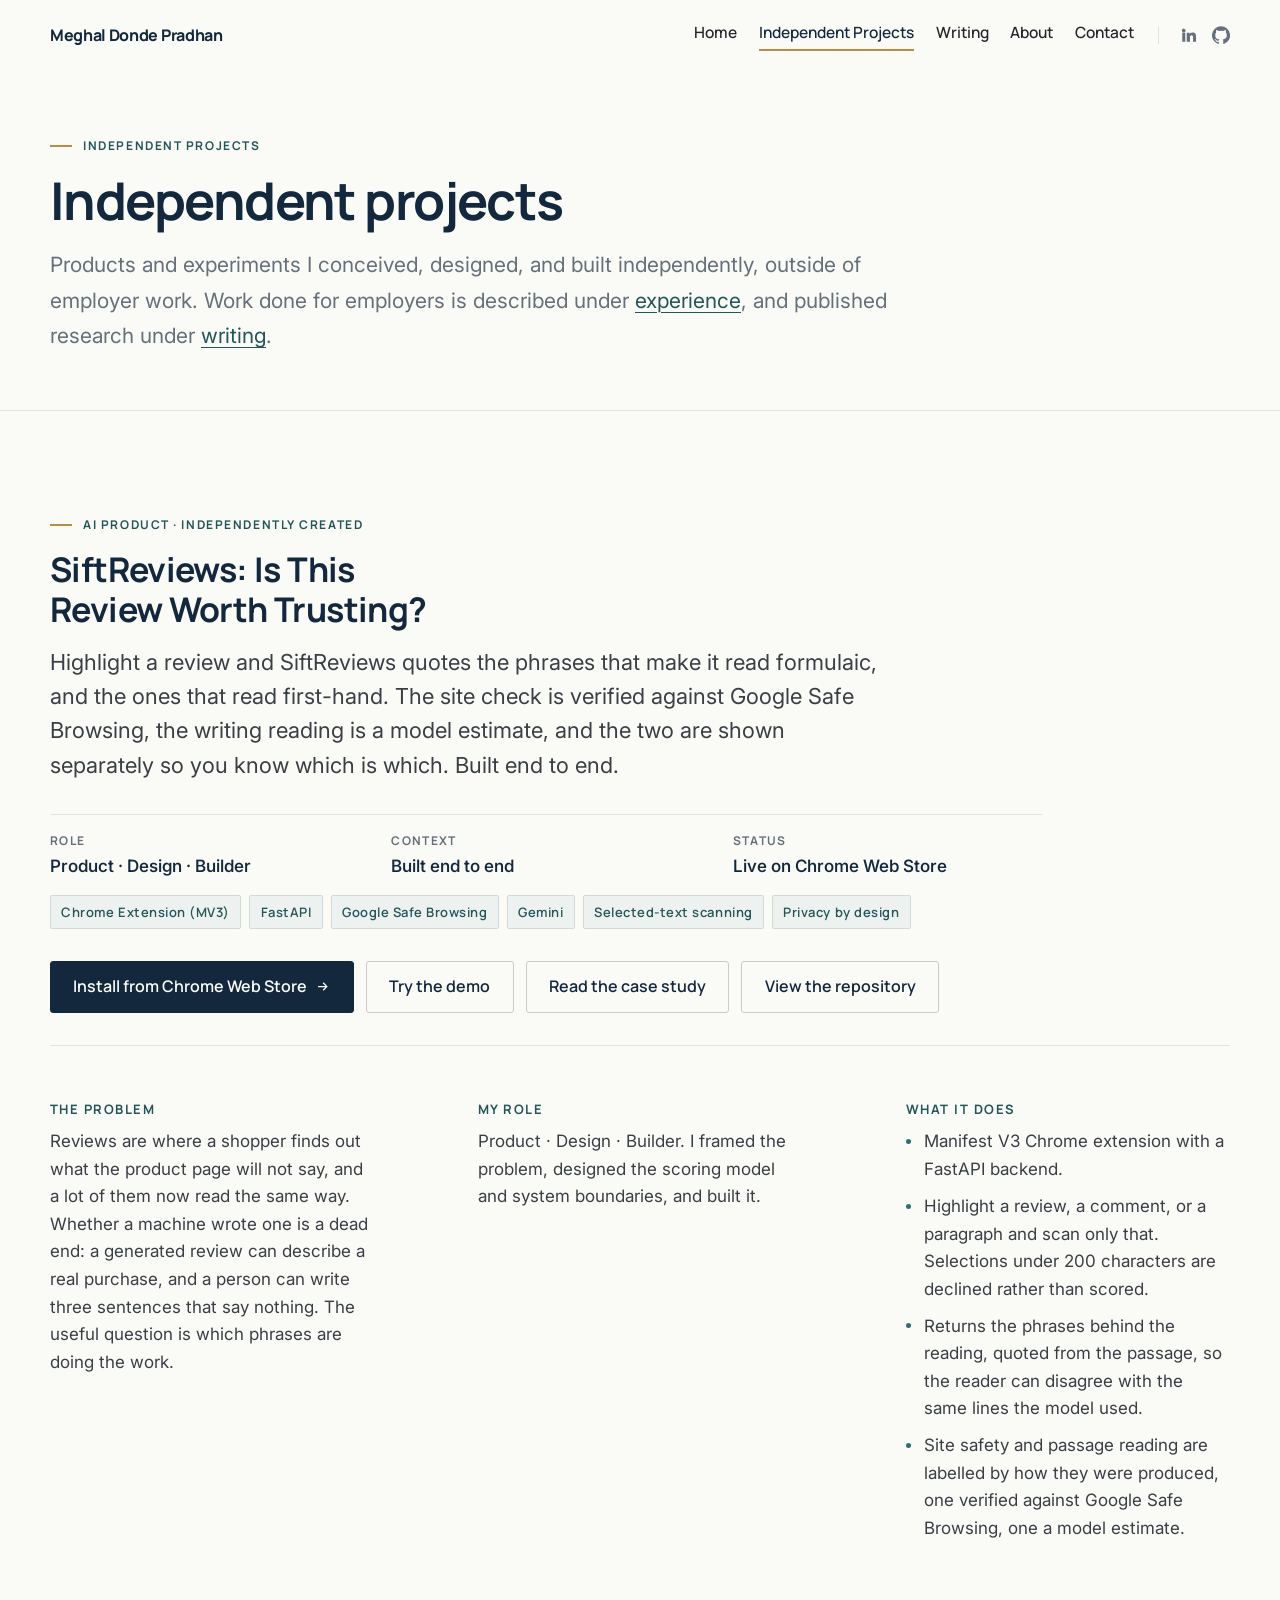
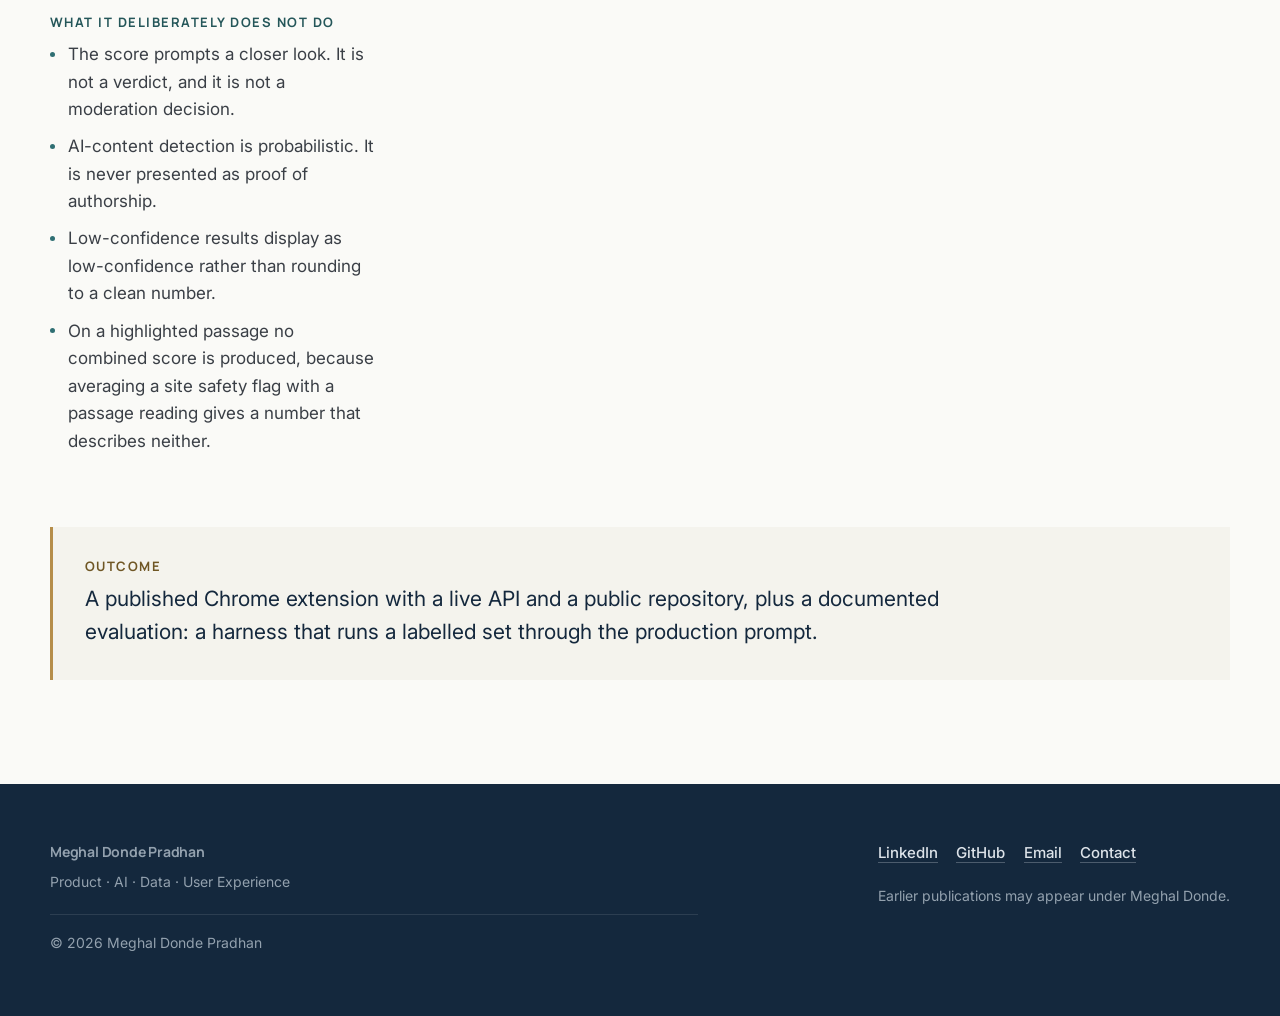
<file: projects/index.html>
<!DOCTYPE html>
<html lang="en">
<head>
<meta charset="utf-8">
<meta name="viewport" content="width=device-width, initial-scale=1">
<title>Independent Projects by Meghal Donde Pradhan</title>
<meta name="description" content="Independent projects by Meghal Donde Pradhan, including SiftReviews — a Chrome extension that shows which phrases make a review read formulaic or first-hand.">
<link rel="canonical" href="https://meghaldondepradhan.com/projects/">
<meta name="author" content="Meghal Donde Pradhan">
<meta name="robots" content="index, follow, max-image-preview:large">

<meta property="og:type" content="website">
<meta property="og:site_name" content="Meghal Donde Pradhan">
<meta property="og:title" content="Independent Projects by Meghal Donde Pradhan">
<meta property="og:description" content="Independent projects by Meghal Donde Pradhan, including SiftReviews — a Chrome extension that shows which phrases make a review read formulaic or first-hand.">
<meta property="og:url" content="https://meghaldondepradhan.com/projects/">
<meta property="og:image" content="https://meghaldondepradhan.com/assets/og-image.jpg">
<meta property="og:image:width" content="1200">
<meta property="og:image:height" content="630">
<meta property="og:image:alt" content="Meghal Donde Pradhan — Product, AI, Data and User Experience">
<meta property="og:locale" content="en_US">
<meta name="twitter:card" content="summary_large_image">
<meta name="twitter:title" content="Independent Projects by Meghal Donde Pradhan">
<meta name="twitter:description" content="Independent projects by Meghal Donde Pradhan, including SiftReviews — a Chrome extension that shows which phrases make a review read formulaic or first-hand.">
<meta name="twitter:image" content="https://meghaldondepradhan.com/assets/og-image.jpg">

<link rel="preconnect" href="https://fonts.googleapis.com">
<link rel="preconnect" href="https://fonts.gstatic.com" crossorigin>
<link rel="stylesheet" href="https://fonts.googleapis.com/css2?family=Manrope:wght@500;600;700;800&family=Inter:wght@400;500;600&family=Source+Serif+4:opsz,wght@8..60,400&display=swap">
<link rel="stylesheet" href="/assets/site.css">
<link rel="icon" href="/assets/favicon.svg" type="image/svg+xml">
<script type="application/ld+json">
{
  "@context": "https://schema.org",
  "@type": "BreadcrumbList",
  "itemListElement": [
    { "@type": "ListItem", "position": 1, "name": "Home", "item": "https://meghaldondepradhan.com/" },
    { "@type": "ListItem", "position": 2, "name": "Independent Projects", "item": "https://meghaldondepradhan.com/projects/" }
  ]
}
</script>
<script type="application/ld+json">
{
  "@context": "https://schema.org",
  "@type": "CollectionPage",
  "@id": "https://meghaldondepradhan.com/projects/#collection",
  "url": "https://meghaldondepradhan.com/projects/",
  "name": "Independent projects by Meghal Donde Pradhan",
  "isPartOf": { "@id": "https://meghaldondepradhan.com/#website" },
  "about": { "@id": "https://meghaldondepradhan.com/#person" },
  "mainEntity": {
    "@type": "SoftwareSourceCode",
    "@id": "https://meghaldondepradhan.com/projects/#siftreviews",
    "name": "SiftReviews",
    "description": "A Chrome extension and FastAPI service that combine domain reputation with AI-generated-content detection into a single explainable 0-100 trust score.",
    "codeRepository": "https://github.com/meghaldonde/trustsignalcheck",
    "programmingLanguage": ["Python", "JavaScript"],
    "runtimePlatform": "Chrome Extension (Manifest V3), FastAPI",
    "author": { "@id": "https://meghaldondepradhan.com/#person" },
    "creator": { "@id": "https://meghaldondepradhan.com/#person" },
    "inLanguage": "en-US"
  }
}
</script>
</head>
<body>
<a class="skip-link" href="#main">Skip to main content</a>
<header class="site-header" id="siteHeader">
  <nav class="wrap nav" aria-label="Primary">
    <a class="brand" href="/">Meghal Donde Pradhan</a>
    <button class="nav-toggle" type="button" aria-expanded="false" aria-controls="navMenu">Menu</button>
    <div class="nav-menu" id="navMenu">
      <div class="wrap">
        <ul class="nav-links"><li><a href="/">Home</a></li><li><a href="/projects/" aria-current="page">Independent Projects</a></li><li><a href="/writing/">Writing</a></li><li><a href="/about/">About</a></li><li><a href="/contact/">Contact</a></li></ul>
        <div class="nav-social"><a href="https://www.linkedin.com/in/meghal-donde-pradhan/" rel="me noopener" target="_blank" aria-label="Meghal Donde Pradhan on LinkedIn"><svg viewBox="0 0 24 24" aria-hidden="true"><path d="M4.98 3.5a2.5 2.5 0 11-.01 5 2.5 2.5 0 01.01-5zM3 9h4v12H3zM9 9h3.8v1.71h.05c.53-.95 1.83-1.96 3.77-1.96 4.03 0 4.78 2.5 4.78 5.76V21h-4v-5.6c0-1.34-.03-3.07-1.9-3.07-1.9 0-2.2 1.46-2.2 2.97V21H9z"/></svg></a><a href="https://github.com/meghaldonde" rel="me noopener" target="_blank" aria-label="Meghal Donde Pradhan on GitHub"><svg viewBox="0 0 24 24" aria-hidden="true"><path d="M12 .5a12 12 0 00-3.79 23.4c.6.11.82-.26.82-.58v-2.2c-3.34.73-4.04-1.42-4.04-1.42-.55-1.4-1.34-1.77-1.34-1.77-1.09-.75.08-.73.08-.73 1.21.08 1.84 1.24 1.84 1.24 1.07 1.84 2.81 1.3 3.5 1 .1-.78.42-1.31.76-1.61-2.67-.3-5.47-1.34-5.47-5.96 0-1.32.47-2.4 1.24-3.24-.13-.3-.54-1.52.11-3.18 0 0 1.01-.32 3.3 1.24a11.4 11.4 0 016 0c2.29-1.56 3.3-1.24 3.3-1.24.65 1.66.24 2.88.12 3.18.77.84 1.23 1.92 1.23 3.24 0 4.63-2.8 5.65-5.48 5.95.43.37.82 1.1.82 2.22v3.29c0 .32.21.7.82.58A12 12 0 0012 .5z"/></svg></a></div>
      </div>
    </div>
  </nav>
</header>
<main id="main">
<section class="page-header">
  <div class="wrap">
    <p class="eyebrow">Independent Projects</p>
    <h1>Independent projects</h1>
    <p class="lede">Products and experiments I conceived, designed, and built independently, outside of employer work. Work done for employers is described under <a href="/#experience">experience</a>, and published research under <a href="/writing/">writing</a>.</p>
  </div>
</section>
<section class="case" id="siftreviews">
  <div class="wrap">
    <div class="case-head">
      <p class="eyebrow">AI Product · Independently Created</p>
      <h2>SiftReviews: Is This Review Worth Trusting?</h2>
      <p class="case-summary">Highlight a review and SiftReviews quotes the phrases that make it read formulaic, and the ones that read first-hand. The site check is verified against Google Safe Browsing, the writing reading is a model estimate, and the two are shown separately so you know which is which. Built end to end.</p>
      <dl class="pf-facts"><div class="pf-fact"><dt>Role</dt><dd>Product &middot; Design &middot; Builder</dd></div><div class="pf-fact"><dt>Context</dt><dd>Built end to end</dd></div><div class="pf-fact"><dt>Status</dt><dd>Live on Chrome Web Store</dd></div></dl>
      <ul class="case-meta"><li>Chrome Extension (MV3)</li><li>FastAPI</li><li>Google Safe Browsing</li><li>Gemini</li><li>Selected-text scanning</li><li>Privacy by design</li></ul>
      <div class="btn-group"><a class="btn btn-primary" href="https://chromewebstore.google.com/detail/nbamilppggmnmaeabjaogakdmigmcijg?utm_source=item-share-cb" rel="noopener" target="_blank">Install from Chrome Web Store <svg viewBox="0 0 24 24" aria-hidden="true"><path d="M5 12h14M13 6l6 6-6 6"/></svg></a><a class="btn btn-secondary" href="https://siftreviews.meghaldondepradhan.com" rel="noopener" target="_blank">Try the demo</a><a class="btn btn-secondary" href="https://carpal-gum-931.notion.site/SiftReviews-AI-Product-Case-Study-Meghal-Donde-Pradhan-3b9eb84ed72681aa90c6e5fe5e84801d" rel="noopener" target="_blank">Read the case study</a><a class="btn btn-secondary" href="https://github.com/meghaldonde/trustsignalcheck" rel="noopener" target="_blank">View the repository</a></div>
    </div>

    <div class="case-body">
      <div class="case-block">
        <h3>The problem</h3>
        <p>Reviews are where a shopper finds out what the product page will not say, and a lot of them now read the same way. Whether a machine wrote one is a dead end: a generated review can describe a real purchase, and a person can write three sentences that say nothing. The useful question is which phrases are doing the work.</p>
      </div>
      <div class="case-block">
        <h3>My role</h3>
        <p>Product &middot; Design &middot; Builder. I framed the problem, designed the scoring model and system boundaries, and built it.</p>
      </div>
      <div class="case-block">
        <h3>What it does</h3>
        <ul class="tight"><li>Manifest V3 Chrome extension with a FastAPI backend.</li><li>Highlight a review, a comment, or a paragraph and scan only that. Selections under 200 characters are declined rather than scored.</li><li>Returns the phrases behind the reading, quoted from the passage, so the reader can disagree with the same lines the model used.</li><li>Site safety and passage reading are labelled by how they were produced, one verified against Google Safe Browsing, one a model estimate.</li></ul>
      </div>
      <div class="case-block">
        <h3>What it deliberately does not do</h3>
        <ul class="tight"><li>The score prompts a closer look. It is not a verdict, and it is not a moderation decision.</li><li>AI-content detection is probabilistic. It is never presented as proof of authorship.</li><li>Low-confidence results display as low-confidence rather than rounding to a clean number.</li><li>On a highlighted passage no combined score is produced, because averaging a site safety flag with a passage reading gives a number that describes neither.</li></ul>
      </div>
    </div>

    <div class="case-outcome">
      <h3>Outcome</h3>
      <p>A published Chrome extension with a live API and a public repository, plus a documented evaluation: a harness that runs a labelled set through the production prompt.</p>
    </div>
  </div>
</section></main>
<footer class="site-footer">
  <div class="wrap">
    <div class="footer-grid">
      <div>
        <p class="footer-name">Meghal Donde Pradhan</p>
        <p>Product &middot; AI &middot; Data &middot; User Experience</p>
      </div>
      <div>
        <ul class="footer-links">
          <li><a href="https://www.linkedin.com/in/meghal-donde-pradhan/" rel="me noopener" target="_blank">LinkedIn</a></li>
          <li><a href="https://github.com/meghaldonde" rel="me noopener" target="_blank">GitHub</a></li>
          <li><a href="mailto:meghal.donde@gmail.com">Email</a></li>
          <li><a href="/contact/">Contact</a></li>
        </ul>
        <p class="footer-note">Earlier publications may appear under Meghal Donde.</p>
      </div>
    </div>
    <p class="footer-legal">&copy; 2026 Meghal Donde Pradhan</p>
  </div>
</footer>
<script>
(function () {
  var t = document.querySelector('.nav-toggle'), m = document.getElementById('navMenu');
  if (t && m) t.addEventListener('click', function () {
    var open = m.classList.toggle('is-open');
    t.setAttribute('aria-expanded', open ? 'true' : 'false');
    t.textContent = open ? 'Close' : 'Menu';
  });
  var h = document.getElementById('siteHeader');
  if (h) {
    var onScroll = function () { h.classList.toggle('is-stuck', window.scrollY > 8); };
    onScroll();
    window.addEventListener('scroll', onScroll, { passive: true });
  }
})();
</script>
</body>
</html>
</file>
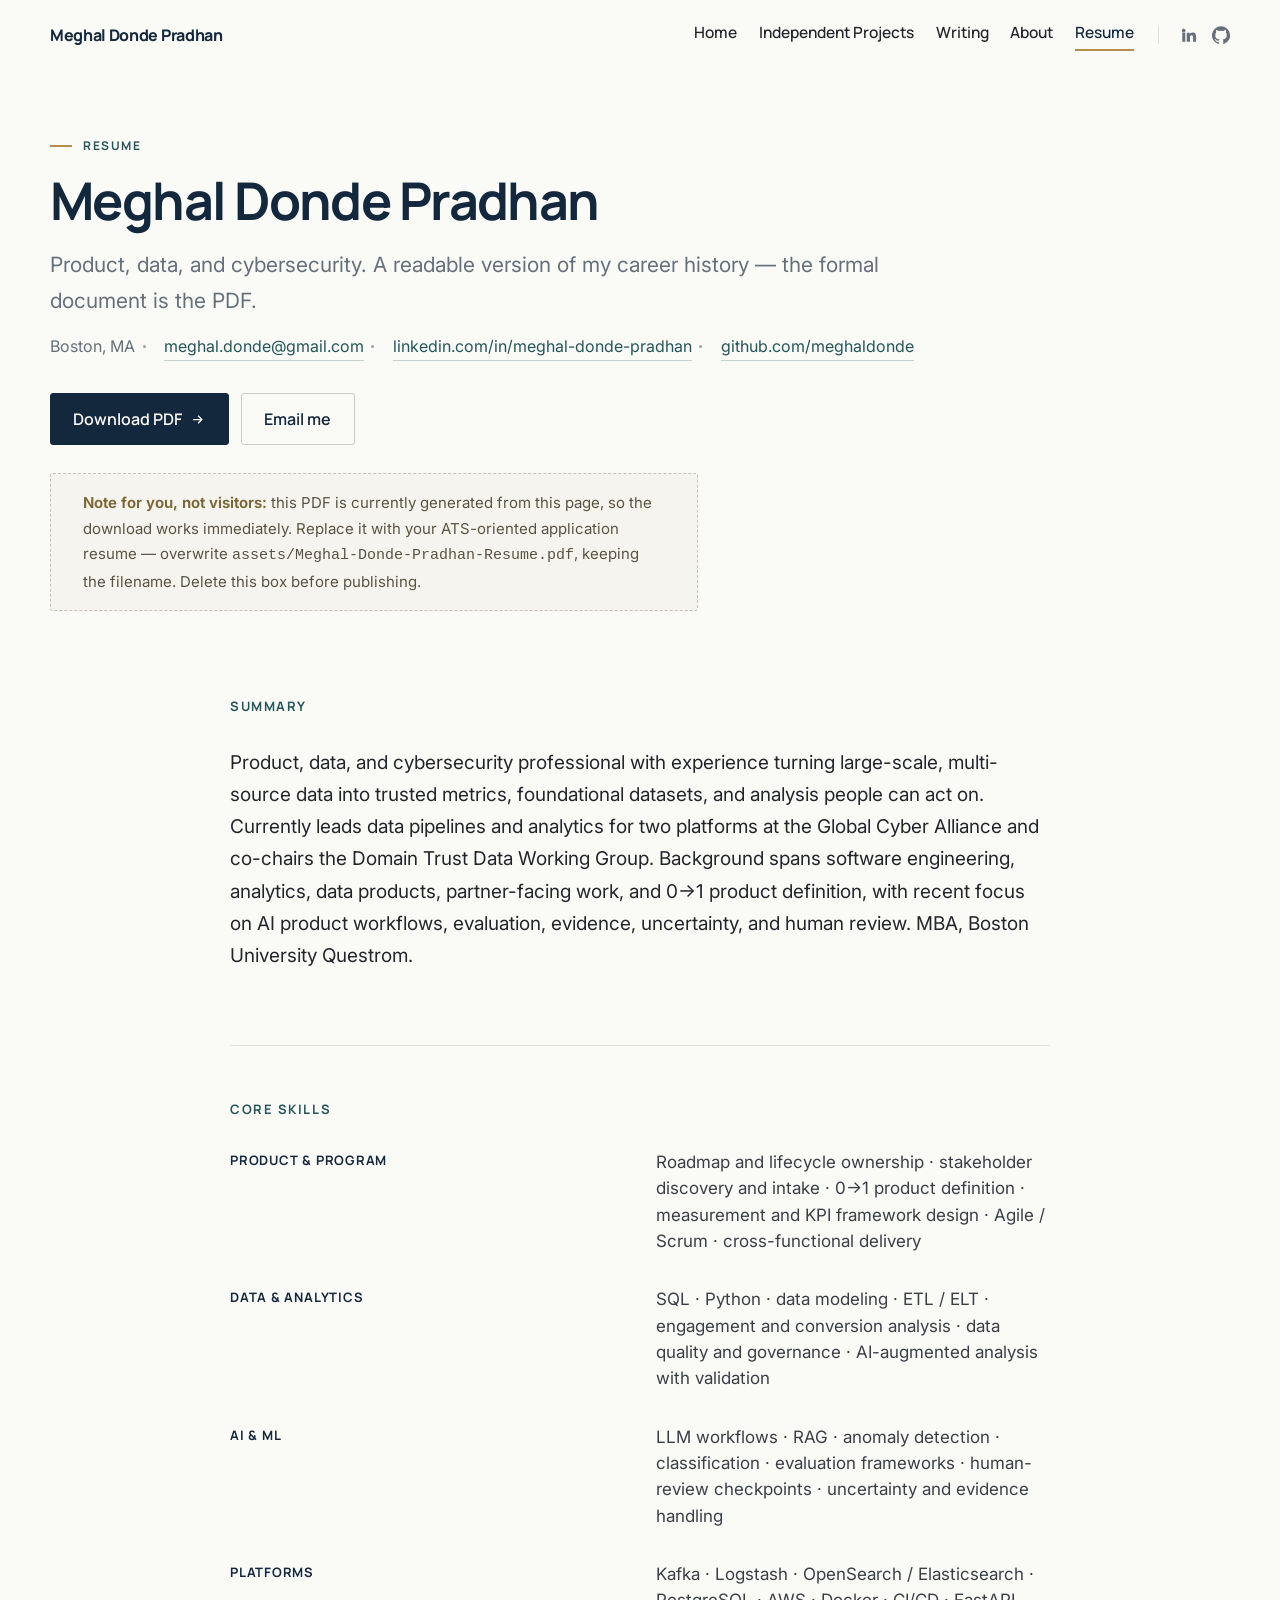
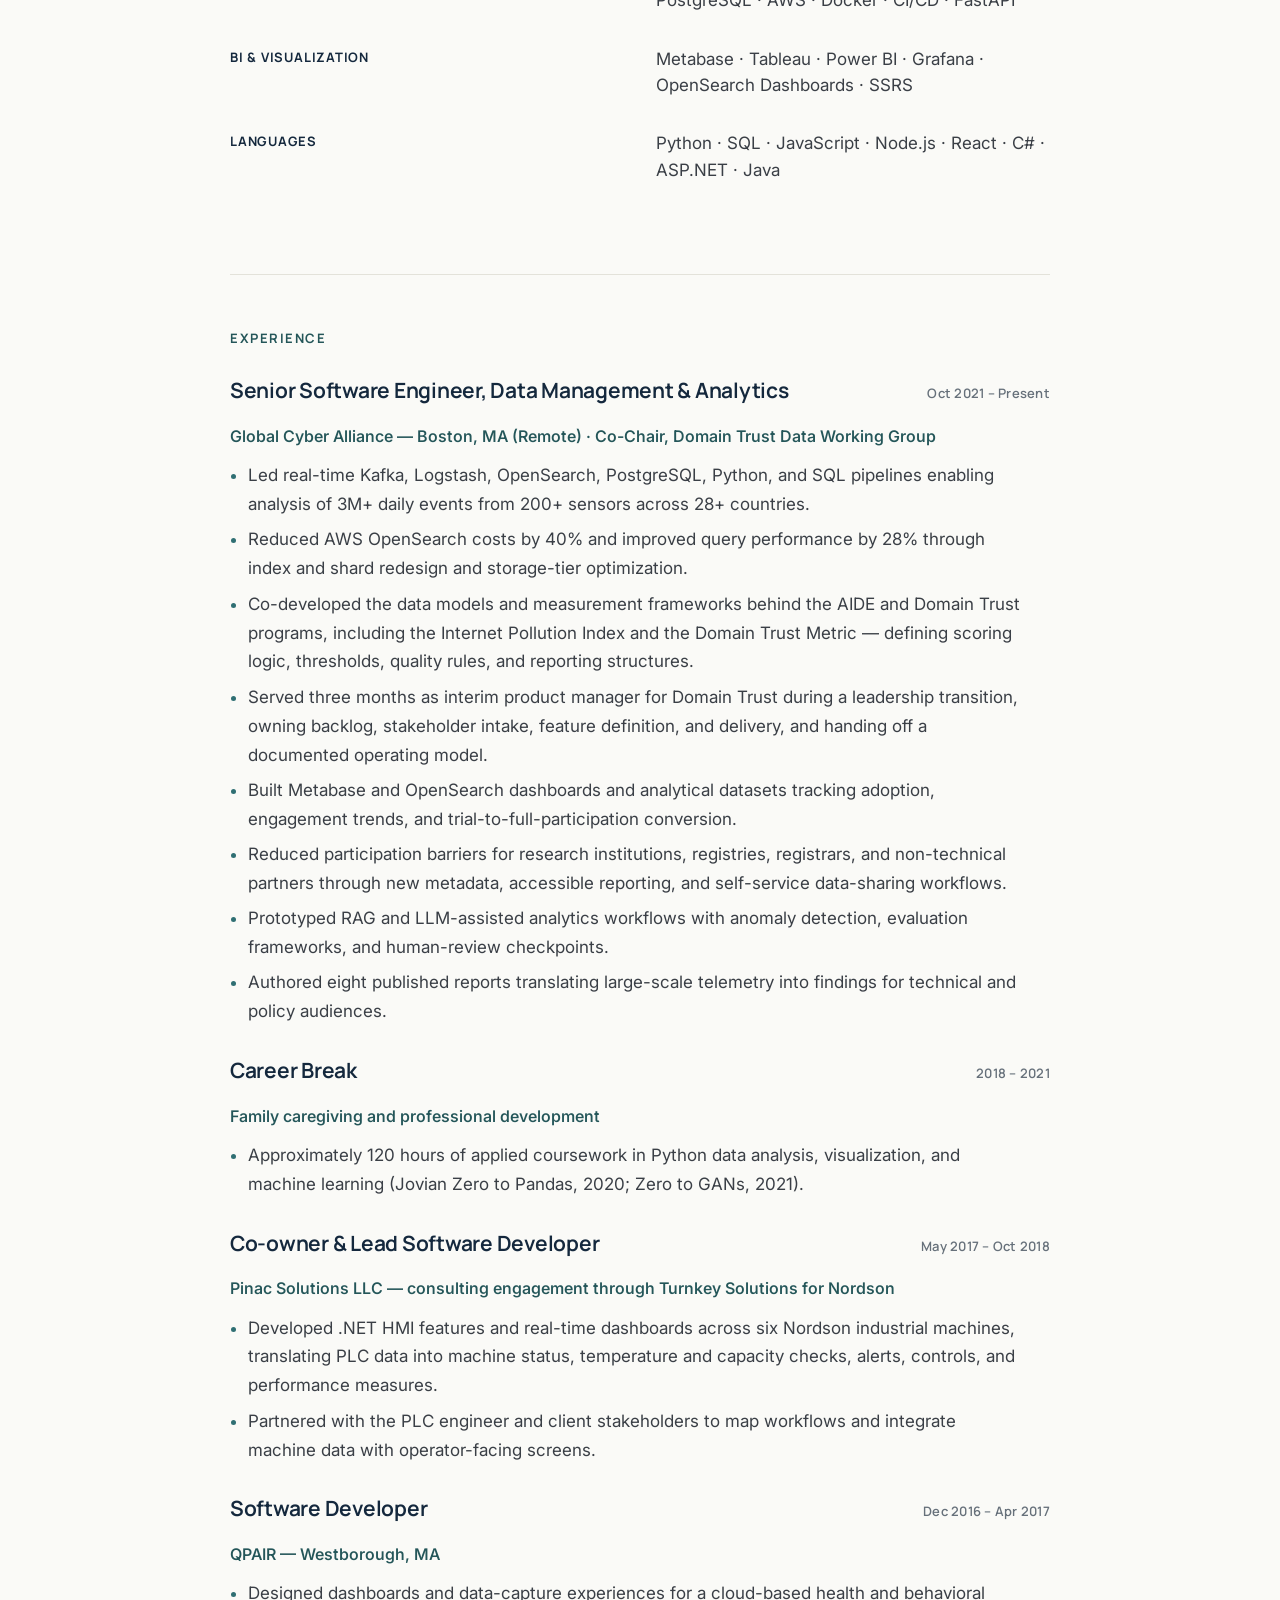
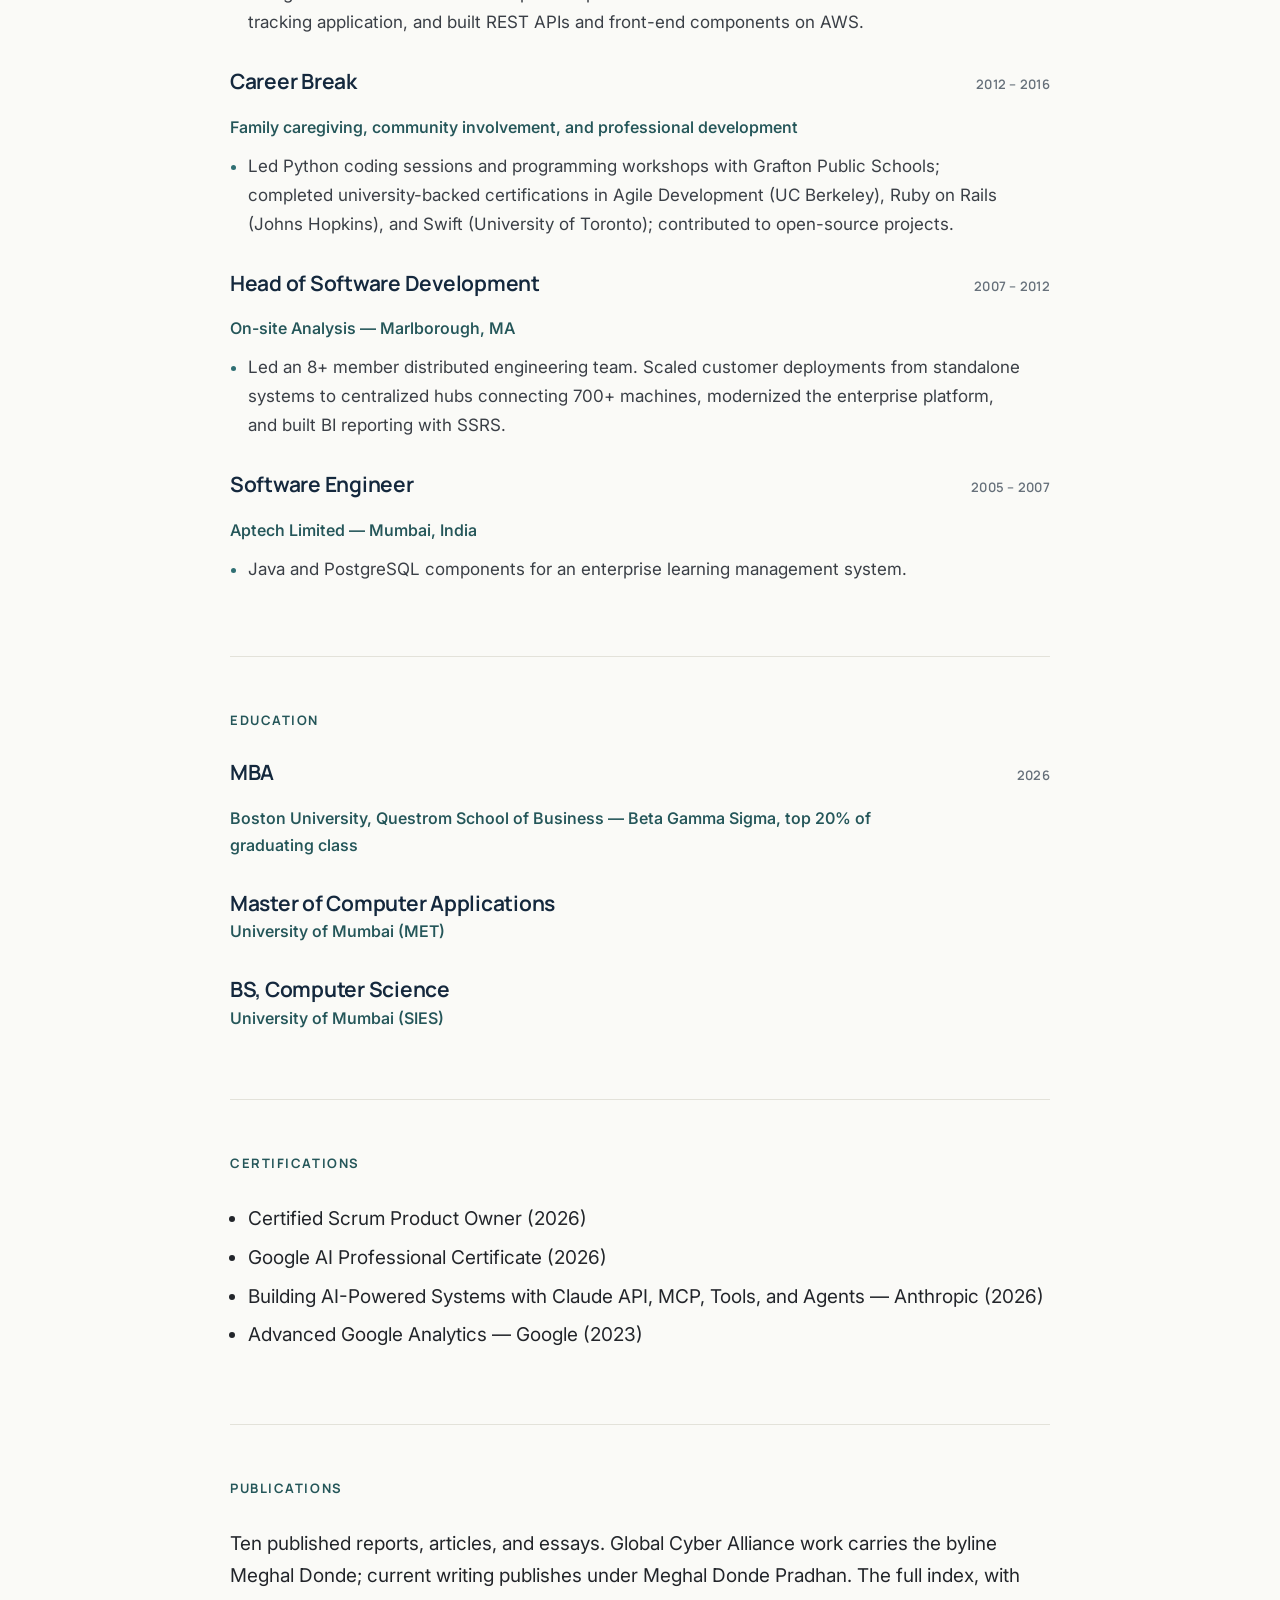
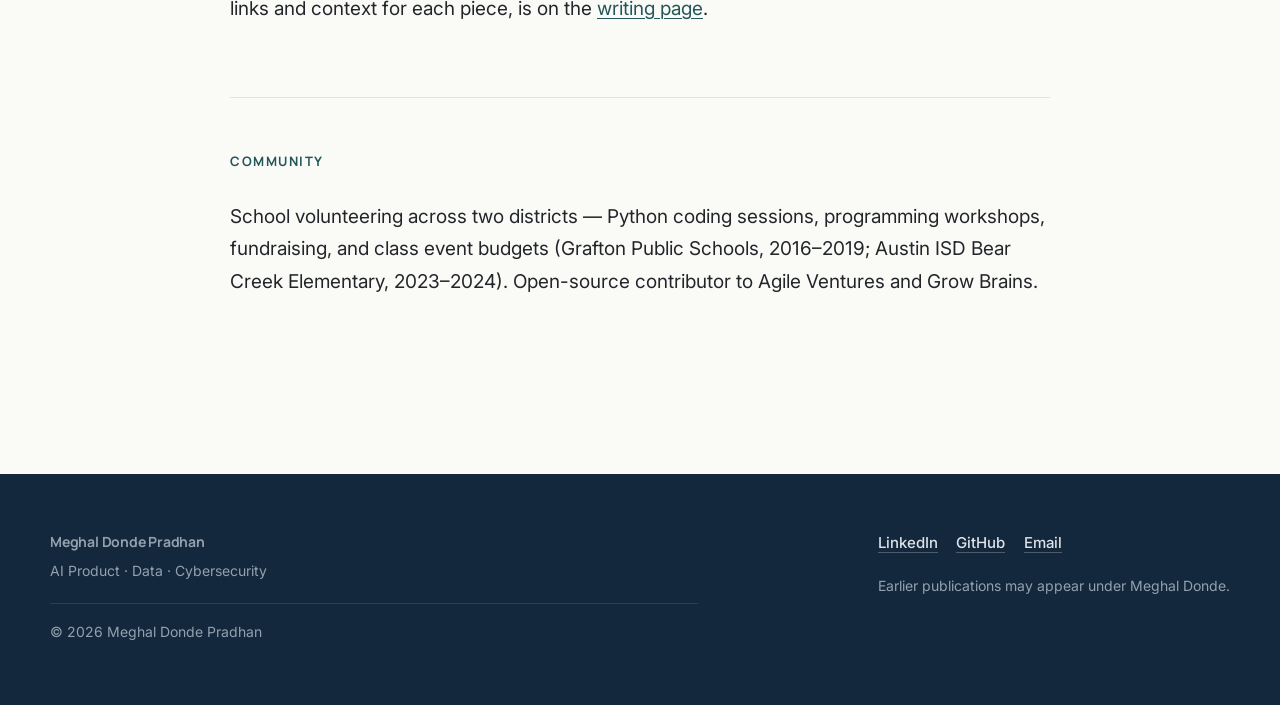
<file: resume/index.html>
<!DOCTYPE html>
<html lang="en">
<head>
<meta charset="utf-8">
<meta name="viewport" content="width=device-width, initial-scale=1">
<title>Resume | Meghal Donde Pradhan</title>
<meta name="description" content="Web resume for Meghal Donde Pradhan: product, data, and cybersecurity experience across the Global Cyber Alliance, industrial telemetry, healthcare, and enterprise software, with education and certifications.">
<link rel="canonical" href="https://meghaldondepradhan.com/resume/">
<meta name="author" content="Meghal Donde Pradhan">
<meta name="robots" content="index, follow, max-image-preview:large">

<meta property="og:type" content="website">
<meta property="og:site_name" content="Meghal Donde Pradhan">
<meta property="og:title" content="Resume | Meghal Donde Pradhan">
<meta property="og:description" content="Web resume for Meghal Donde Pradhan: product, data, and cybersecurity experience across the Global Cyber Alliance, industrial telemetry, healthcare, and enterprise software, with education and certifications.">
<meta property="og:url" content="https://meghaldondepradhan.com/resume/">
<meta property="og:image" content="https://meghaldondepradhan.com/assets/og-image.jpg">
<meta property="og:image:width" content="1200">
<meta property="og:image:height" content="630">
<meta property="og:image:alt" content="Meghal Donde Pradhan — AI Product, Data and Cybersecurity">
<meta property="og:locale" content="en_US">
<meta name="twitter:card" content="summary_large_image">
<meta name="twitter:title" content="Resume | Meghal Donde Pradhan">
<meta name="twitter:description" content="Web resume for Meghal Donde Pradhan: product, data, and cybersecurity experience across the Global Cyber Alliance, industrial telemetry, healthcare, and enterprise software, with education and certifications.">
<meta name="twitter:image" content="https://meghaldondepradhan.com/assets/og-image.jpg">

<link rel="preconnect" href="https://fonts.googleapis.com">
<link rel="preconnect" href="https://fonts.gstatic.com" crossorigin>
<link rel="stylesheet" href="https://fonts.googleapis.com/css2?family=Manrope:wght@500;600;700;800&family=Inter:wght@400;500;600&family=Source+Serif+4:opsz,wght@8..60,400&display=swap">
<link rel="stylesheet" href="/assets/site.css">
<link rel="icon" href="/assets/favicon.svg" type="image/svg+xml">
<script type="application/ld+json">
{
  "@context": "https://schema.org",
  "@type": "BreadcrumbList",
  "itemListElement": [
    { "@type": "ListItem", "position": 1, "name": "Home", "item": "https://meghaldondepradhan.com/" },
    { "@type": "ListItem", "position": 2, "name": "Resume", "item": "https://meghaldondepradhan.com/resume/" }
  ]
}
</script>
</head>
<body>
<a class="skip-link" href="#main">Skip to main content</a>
<header class="site-header" id="siteHeader">
  <nav class="wrap nav" aria-label="Primary">
    <a class="brand" href="/">Meghal Donde Pradhan</a>
    <button class="nav-toggle" type="button" aria-expanded="false" aria-controls="navMenu">Menu</button>
    <div class="nav-menu" id="navMenu">
      <div class="wrap">
        <ul class="nav-links"><li><a href="/">Home</a></li><li><a href="/projects/">Independent Projects</a></li><li><a href="/writing/">Writing</a></li><li><a href="/about/">About</a></li><li><a href="/resume/" aria-current="page">Resume</a></li></ul>
        <div class="nav-social"><a href="https://www.linkedin.com/in/meghal-donde-pradhan/" rel="me noopener" target="_blank" aria-label="Meghal Donde Pradhan on LinkedIn"><svg viewBox="0 0 24 24" aria-hidden="true"><path d="M4.98 3.5a2.5 2.5 0 11-.01 5 2.5 2.5 0 01.01-5zM3 9h4v12H3zM9 9h3.8v1.71h.05c.53-.95 1.83-1.96 3.77-1.96 4.03 0 4.78 2.5 4.78 5.76V21h-4v-5.6c0-1.34-.03-3.07-1.9-3.07-1.9 0-2.2 1.46-2.2 2.97V21H9z"/></svg></a><a href="https://github.com/meghaldonde" rel="me noopener" target="_blank" aria-label="Meghal Donde Pradhan on GitHub"><svg viewBox="0 0 24 24" aria-hidden="true"><path d="M12 .5a12 12 0 00-3.79 23.4c.6.11.82-.26.82-.58v-2.2c-3.34.73-4.04-1.42-4.04-1.42-.55-1.4-1.34-1.77-1.34-1.77-1.09-.75.08-.73.08-.73 1.21.08 1.84 1.24 1.84 1.24 1.07 1.84 2.81 1.3 3.5 1 .1-.78.42-1.31.76-1.61-2.67-.3-5.47-1.34-5.47-5.96 0-1.32.47-2.4 1.24-3.24-.13-.3-.54-1.52.11-3.18 0 0 1.01-.32 3.3 1.24a11.4 11.4 0 016 0c2.29-1.56 3.3-1.24 3.3-1.24.65 1.66.24 2.88.12 3.18.77.84 1.23 1.92 1.23 3.24 0 4.63-2.8 5.65-5.48 5.95.43.37.82 1.1.82 2.22v3.29c0 .32.21.7.82.58A12 12 0 0012 .5z"/></svg></a></div>
      </div>
    </div>
  </nav>
</header>
<main id="main">
<section class="page-header">
  <div class="wrap">
    <p class="eyebrow">Resume</p>
    <h1>Meghal Donde Pradhan</h1>
    <p class="lede">Product, data, and cybersecurity. A readable version of my career history &mdash; the formal document is the PDF.</p>
    <ul class="contact-line">
      <li>Boston, MA</li>
      <li><a href="mailto:meghal.donde@gmail.com">meghal.donde@gmail.com</a></li>
      <li><a href="https://www.linkedin.com/in/meghal-donde-pradhan/" rel="me noopener" target="_blank">linkedin.com/in/meghal-donde-pradhan</a></li>
      <li><a href="https://github.com/meghaldonde" rel="me noopener" target="_blank">github.com/meghaldonde</a></li>
    </ul>
    <div class="btn-group">
      <a class="btn btn-primary" href="/assets/Meghal-Donde-Pradhan-Resume.pdf" download>Download PDF <svg viewBox="0 0 24 24" aria-hidden="true"><path d="M5 12h14M13 6l6 6-6 6"/></svg></a>
      <a class="btn btn-secondary" href="mailto:meghal.donde@gmail.com">Email me</a>
    </div>
    <div class="callout" style="margin-top:1.75rem">
      <p><strong>Note for you, not visitors:</strong> this PDF is currently generated from this page, so the download works immediately. Replace it with your ATS-oriented application resume &mdash; overwrite <code>assets/Meghal-Donde-Pradhan-Resume.pdf</code>, keeping the filename. Delete this box before publishing.</p>
    </div>
  </div>
</section>

<section style="padding-top:0;border-top:0">
  <div class="wrap resume-doc">

    <div class="resume-block">
      <h2>Summary</h2>
      <p>Product, data, and cybersecurity professional with experience turning large-scale, multi-source data into trusted metrics, foundational datasets, and analysis people can act on. Currently leads data pipelines and analytics for two platforms at the Global Cyber Alliance and co-chairs the Domain Trust Data Working Group. Background spans software engineering, analytics, data products, partner-facing work, and 0&rarr;1 product definition, with recent focus on AI product workflows, evaluation, evidence, uncertainty, and human review. MBA, Boston University Questrom.</p>
    </div>

    <div class="resume-block">
      <h2>Core skills</h2>
      <dl class="skill-grid"><dt>Product &amp; Program</dt><dd>Roadmap and lifecycle ownership &middot; stakeholder discovery and intake &middot; 0&rarr;1 product definition &middot; measurement and KPI framework design &middot; Agile / Scrum &middot; cross-functional delivery</dd><dt>Data &amp; Analytics</dt><dd>SQL &middot; Python &middot; data modeling &middot; ETL / ELT &middot; engagement and conversion analysis &middot; data quality and governance &middot; AI-augmented analysis with validation</dd><dt>AI &amp; ML</dt><dd>LLM workflows &middot; RAG &middot; anomaly detection &middot; classification &middot; evaluation frameworks &middot; human-review checkpoints &middot; uncertainty and evidence handling</dd><dt>Platforms</dt><dd>Kafka &middot; Logstash &middot; OpenSearch / Elasticsearch &middot; PostgreSQL &middot; AWS &middot; Docker &middot; CI/CD &middot; FastAPI</dd><dt>BI &amp; Visualization</dt><dd>Metabase &middot; Tableau &middot; Power BI &middot; Grafana &middot; OpenSearch Dashboards &middot; SSRS</dd><dt>Languages</dt><dd>Python &middot; SQL &middot; JavaScript &middot; Node.js &middot; React &middot; C# &middot; ASP.NET &middot; Java</dd></dl>
    </div>

    <div class="resume-block">
      <h2>Experience</h2>
    <div class="role">
      <div class="role-head">
        <h3 class="role-title">Senior Software Engineer, Data Management &amp; Analytics</h3>
        <p class="role-when">Oct 2021 &ndash; Present</p>
      </div>
      <p class="role-org">Global Cyber Alliance &mdash; Boston, MA (Remote) &middot; Co-Chair, Domain Trust Data Working Group</p>
      <ul><li>Led real-time Kafka, Logstash, OpenSearch, PostgreSQL, Python, and SQL pipelines enabling analysis of 3M+ daily events from 200+ sensors across 28+ countries.</li><li>Reduced AWS OpenSearch costs by 40% and improved query performance by 28% through index and shard redesign and storage-tier optimization.</li><li>Co-developed the data models and measurement frameworks behind the AIDE and Domain Trust programs, including the Internet Pollution Index and the Domain Trust Metric &mdash; defining scoring logic, thresholds, quality rules, and reporting structures.</li><li>Served three months as interim product manager for Domain Trust during a leadership transition, owning backlog, stakeholder intake, feature definition, and delivery, and handing off a documented operating model.</li><li>Built Metabase and OpenSearch dashboards and analytical datasets tracking adoption, engagement trends, and trial-to-full-participation conversion.</li><li>Reduced participation barriers for research institutions, registries, registrars, and non-technical partners through new metadata, accessible reporting, and self-service data-sharing workflows.</li><li>Prototyped RAG and LLM-assisted analytics workflows with anomaly detection, evaluation frameworks, and human-review checkpoints.</li><li>Authored eight published reports translating large-scale telemetry into findings for technical and policy audiences.</li></ul>
    </div>    <div class="role">
      <div class="role-head">
        <h3 class="role-title">Career Break</h3>
        <p class="role-when">2018 &ndash; 2021</p>
      </div>
      <p class="role-org">Family caregiving and professional development</p>
      <ul><li>Approximately 120 hours of applied coursework in Python data analysis, visualization, and machine learning (Jovian Zero to Pandas, 2020; Zero to GANs, 2021).</li></ul>
    </div>    <div class="role">
      <div class="role-head">
        <h3 class="role-title">Co-owner &amp; Lead Software Developer</h3>
        <p class="role-when">May 2017 &ndash; Oct 2018</p>
      </div>
      <p class="role-org">Pinac Solutions LLC &mdash; consulting engagement through Turnkey Solutions for Nordson</p>
      <ul><li>Developed .NET HMI features and real-time dashboards across six Nordson industrial machines, translating PLC data into machine status, temperature and capacity checks, alerts, controls, and performance measures.</li><li>Partnered with the PLC engineer and client stakeholders to map workflows and integrate machine data with operator-facing screens.</li></ul>
    </div>    <div class="role">
      <div class="role-head">
        <h3 class="role-title">Software Developer</h3>
        <p class="role-when">Dec 2016 &ndash; Apr 2017</p>
      </div>
      <p class="role-org">QPAIR &mdash; Westborough, MA</p>
      <ul><li>Designed dashboards and data-capture experiences for a cloud-based health and behavioral tracking application, and built REST APIs and front-end components on AWS.</li></ul>
    </div>    <div class="role">
      <div class="role-head">
        <h3 class="role-title">Career Break</h3>
        <p class="role-when">2012 &ndash; 2016</p>
      </div>
      <p class="role-org">Family caregiving, community involvement, and professional development</p>
      <ul><li>Led Python coding sessions and programming workshops with Grafton Public Schools; completed university-backed certifications in Agile Development (UC Berkeley), Ruby on Rails (Johns Hopkins), and Swift (University of Toronto); contributed to open-source projects.</li></ul>
    </div>    <div class="role">
      <div class="role-head">
        <h3 class="role-title">Head of Software Development</h3>
        <p class="role-when">2007 &ndash; 2012</p>
      </div>
      <p class="role-org">On-site Analysis &mdash; Marlborough, MA</p>
      <ul><li>Led an 8+ member distributed engineering team. Scaled customer deployments from standalone systems to centralized hubs connecting 700+ machines, modernized the enterprise platform, and built BI reporting with SSRS.</li></ul>
    </div>    <div class="role">
      <div class="role-head">
        <h3 class="role-title">Software Engineer</h3>
        <p class="role-when">2005 &ndash; 2007</p>
      </div>
      <p class="role-org">Aptech Limited &mdash; Mumbai, India</p>
      <ul><li>Java and PostgreSQL components for an enterprise learning management system.</li></ul>
    </div>
    </div>

    <div class="resume-block">
      <h2>Education</h2>
      <div class="role">
        <div class="role-head"><h3 class="role-title">MBA</h3><p class="role-when">2026</p></div>
        <p class="role-org">Boston University, Questrom School of Business &mdash; Beta Gamma Sigma, top 20% of graduating class</p>
      </div>
      <div class="role">
        <div class="role-head"><h3 class="role-title">Master of Computer Applications</h3></div>
        <p class="role-org">University of Mumbai (MET)</p>
      </div>
      <div class="role">
        <div class="role-head"><h3 class="role-title">BS, Computer Science</h3></div>
        <p class="role-org">University of Mumbai (SIES)</p>
      </div>
    </div>

    <div class="resume-block">
      <h2>Certifications</h2>
      <ul>
        <li>Certified Scrum Product Owner (2026)</li>
        <li>Google AI Professional Certificate (2026)</li>
        <li>Building AI-Powered Systems with Claude API, MCP, Tools, and Agents &mdash; Anthropic (2026)</li>
        <li>Advanced Google Analytics &mdash; Google (2023)</li>
      </ul>
    </div>

    <div class="resume-block">
      <h2>Publications</h2>
      <p>Ten published reports, articles, and essays. Global Cyber Alliance work carries the byline Meghal Donde; current writing publishes under Meghal Donde Pradhan. The full index, with links and context for each piece, is on the <a href="/writing/">writing page</a>.</p>
    </div>

    <div class="resume-block">
      <h2>Community</h2>
      <p>School volunteering across two districts &mdash; Python coding sessions, programming workshops, fundraising, and class event budgets (Grafton Public Schools, 2016&ndash;2019; Austin ISD Bear Creek Elementary, 2023&ndash;2024). Open-source contributor to Agile Ventures and Grow Brains.</p>
    </div>

  </div>
</section>
</main>
<footer class="site-footer">
  <div class="wrap">
    <div class="footer-grid">
      <div>
        <p class="footer-name">Meghal Donde Pradhan</p>
        <p>AI Product &middot; Data &middot; Cybersecurity</p>
      </div>
      <div>
        <ul class="footer-links">
          <li><a href="https://www.linkedin.com/in/meghal-donde-pradhan/" rel="me noopener" target="_blank">LinkedIn</a></li>
          <li><a href="https://github.com/meghaldonde" rel="me noopener" target="_blank">GitHub</a></li>
          <li><a href="mailto:meghal.donde@gmail.com">Email</a></li>
        </ul>
        <p class="footer-note">Earlier publications may appear under Meghal Donde.</p>
      </div>
    </div>
    <p class="footer-legal">&copy; 2026 Meghal Donde Pradhan</p>
  </div>
</footer>
<script>
(function () {
  var t = document.querySelector('.nav-toggle'), m = document.getElementById('navMenu');
  if (t && m) t.addEventListener('click', function () {
    var open = m.classList.toggle('is-open');
    t.setAttribute('aria-expanded', open ? 'true' : 'false');
    t.textContent = open ? 'Close' : 'Menu';
  });
  var h = document.getElementById('siteHeader');
  if (h) {
    var onScroll = function () { h.classList.toggle('is-stuck', window.scrollY > 8); };
    onScroll();
    window.addEventListener('scroll', onScroll, { passive: true });
  }
})();
</script>
</body>
</html>
</file>
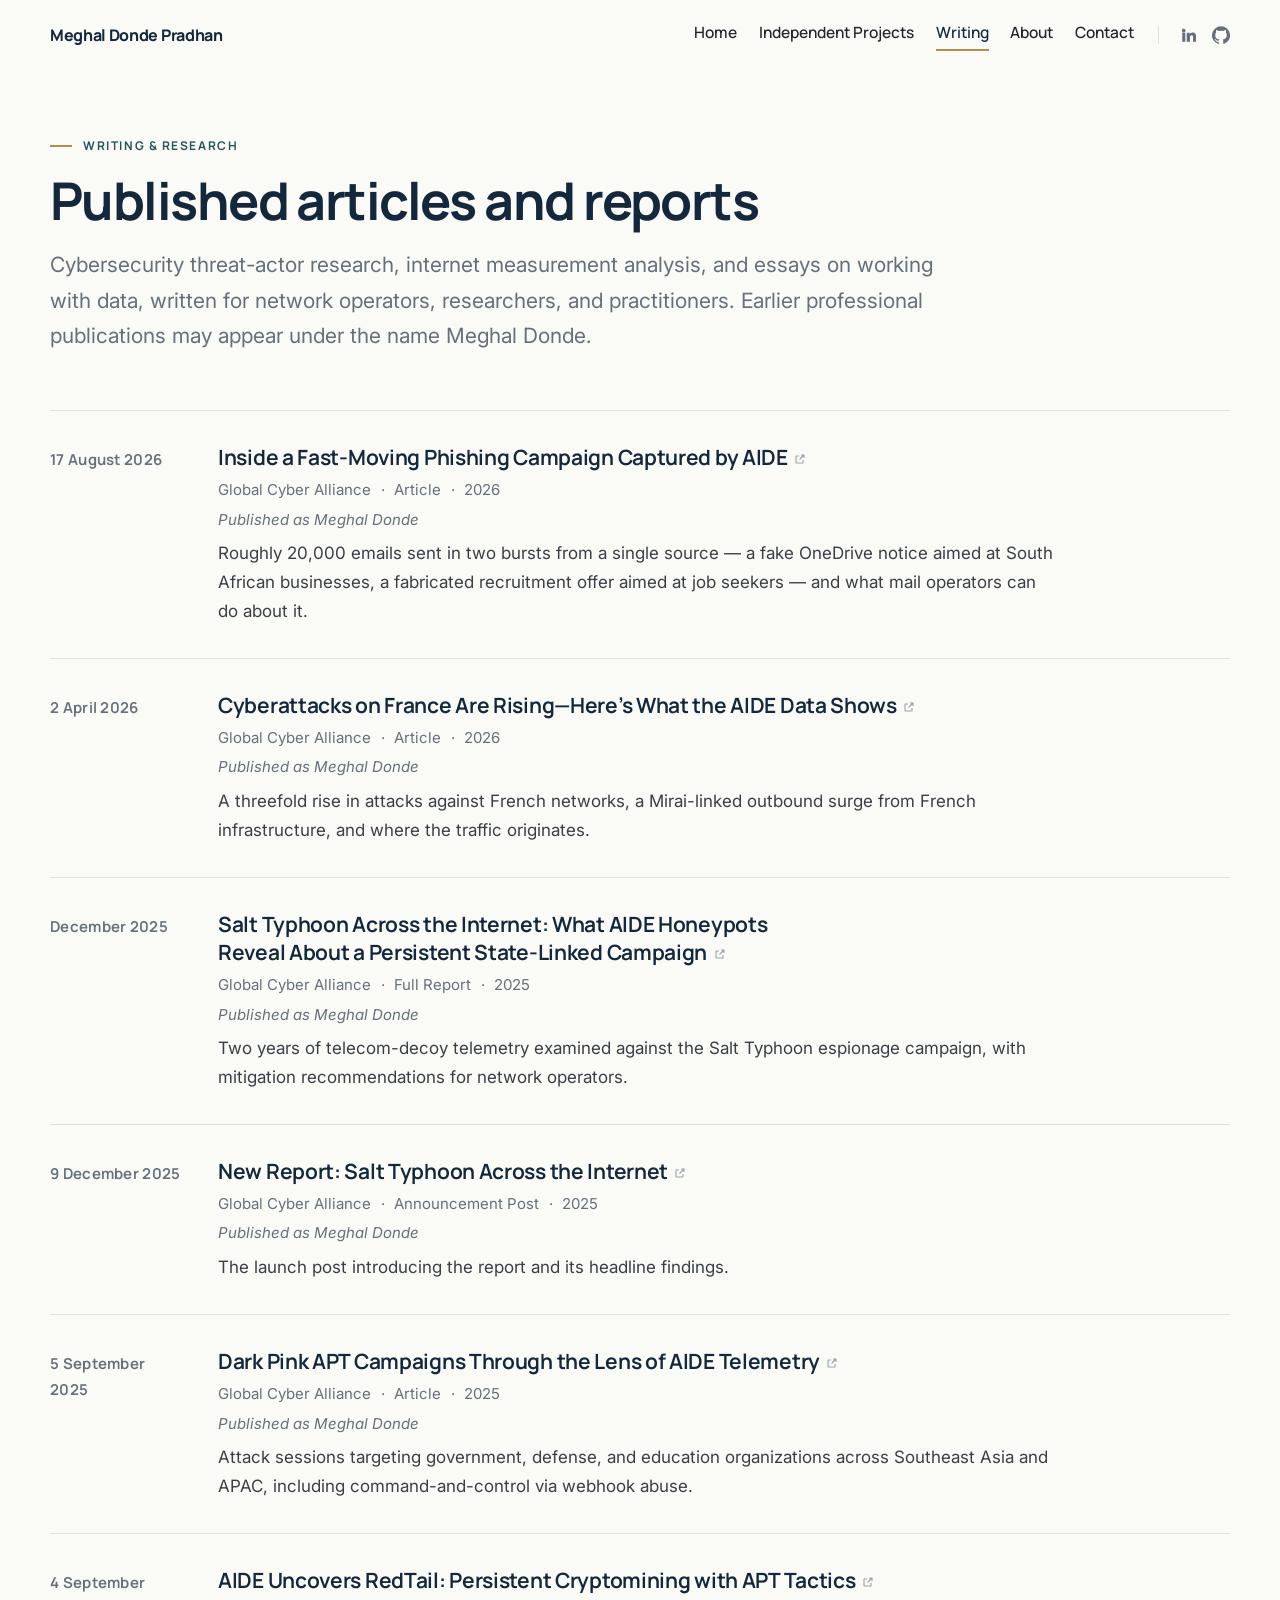
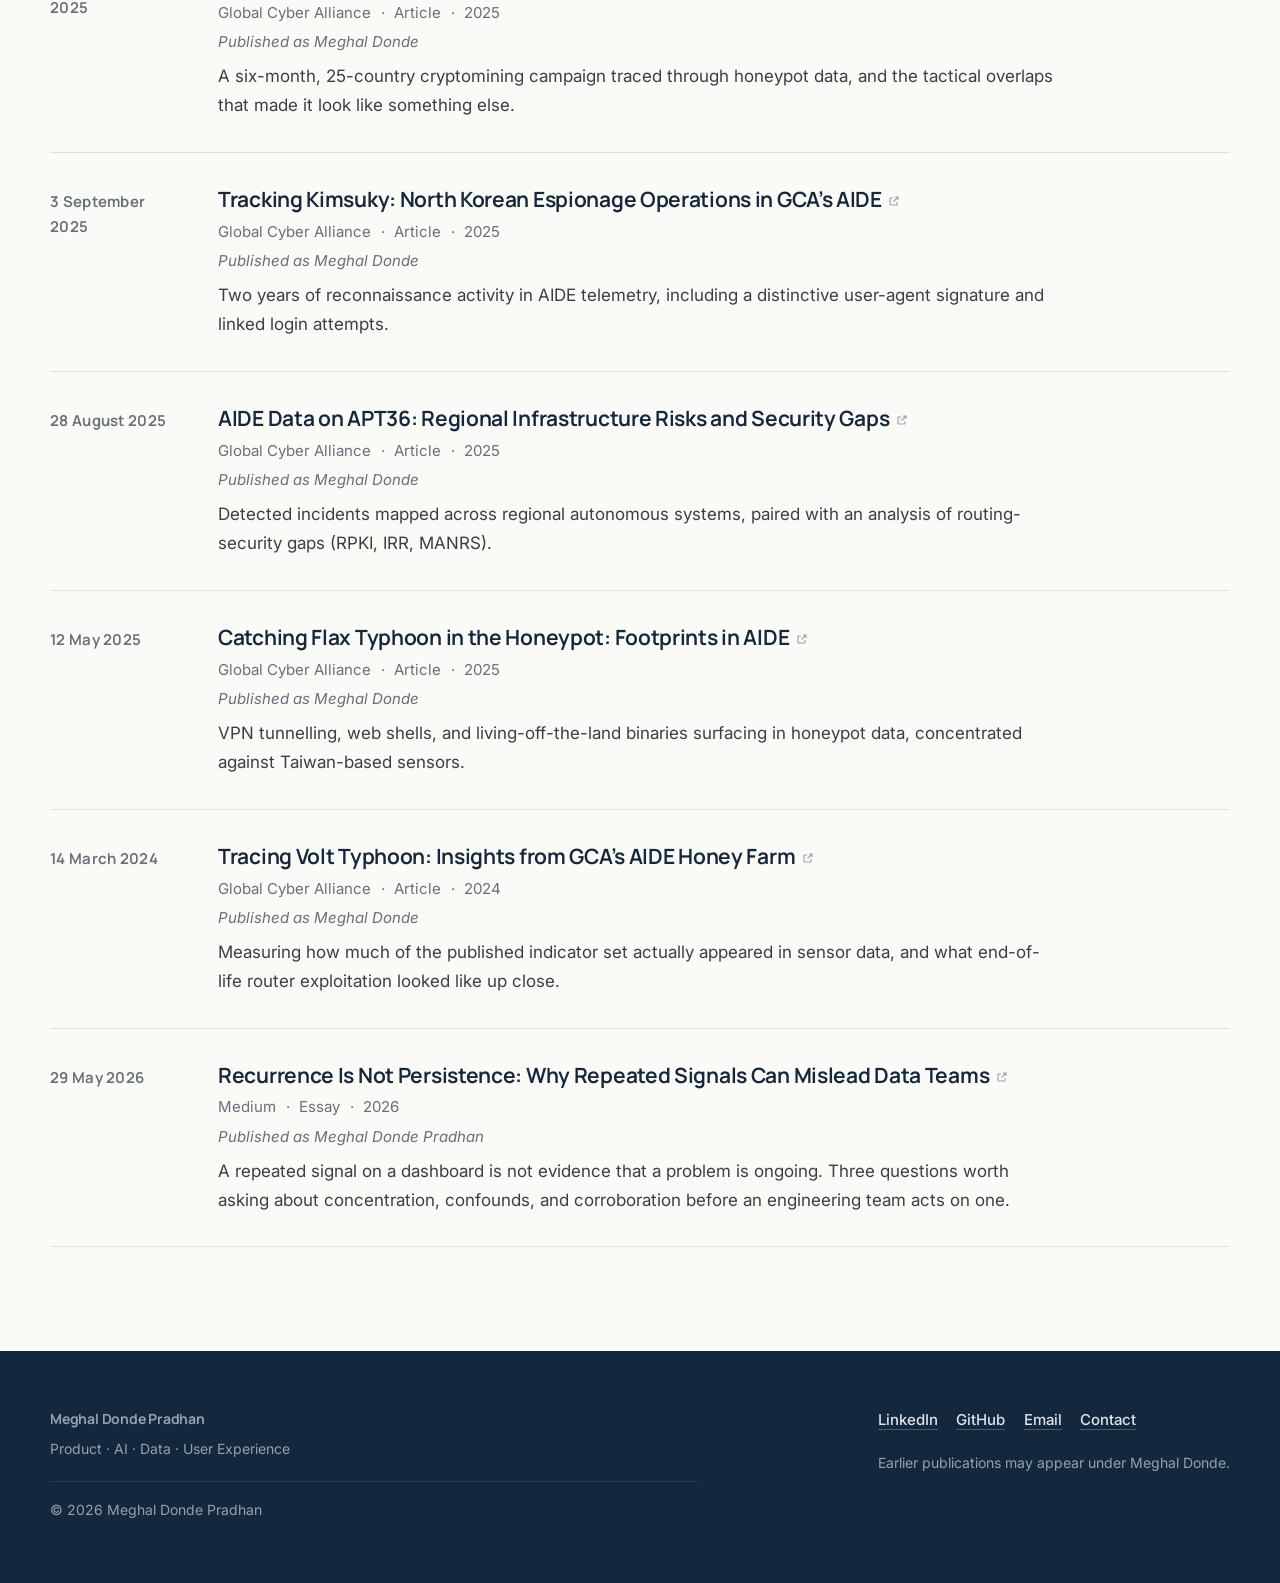
<file: writing/index.html>
<!DOCTYPE html>
<html lang="en">
<head>
<meta charset="utf-8">
<meta name="viewport" content="width=device-width, initial-scale=1">
<title>Writing &amp; Research by Meghal Donde Pradhan</title>
<meta name="description" content="Eleven articles and reports by Meghal Donde Pradhan: threat-actor research and internet measurement for the Global Cyber Alliance, published as Meghal Donde.">
<link rel="canonical" href="https://meghaldondepradhan.com/writing/">
<meta name="author" content="Meghal Donde Pradhan">
<meta name="robots" content="index, follow, max-image-preview:large">

<meta property="og:type" content="website">
<meta property="og:site_name" content="Meghal Donde Pradhan">
<meta property="og:title" content="Writing &amp; Research by Meghal Donde Pradhan">
<meta property="og:description" content="Eleven articles and reports by Meghal Donde Pradhan: threat-actor research and internet measurement for the Global Cyber Alliance, published as Meghal Donde.">
<meta property="og:url" content="https://meghaldondepradhan.com/writing/">
<meta property="og:image" content="https://meghaldondepradhan.com/assets/og-image.jpg">
<meta property="og:image:width" content="1200">
<meta property="og:image:height" content="630">
<meta property="og:image:alt" content="Meghal Donde Pradhan — Product, AI, Data and User Experience">
<meta property="og:locale" content="en_US">
<meta name="twitter:card" content="summary_large_image">
<meta name="twitter:title" content="Writing &amp; Research by Meghal Donde Pradhan">
<meta name="twitter:description" content="Eleven articles and reports by Meghal Donde Pradhan: threat-actor research and internet measurement for the Global Cyber Alliance, published as Meghal Donde.">
<meta name="twitter:image" content="https://meghaldondepradhan.com/assets/og-image.jpg">

<link rel="preconnect" href="https://fonts.googleapis.com">
<link rel="preconnect" href="https://fonts.gstatic.com" crossorigin>
<link rel="stylesheet" href="https://fonts.googleapis.com/css2?family=Manrope:wght@500;600;700;800&family=Inter:wght@400;500;600&family=Source+Serif+4:opsz,wght@8..60,400&display=swap">
<link rel="stylesheet" href="/assets/site.css">
<link rel="icon" href="/assets/favicon.svg" type="image/svg+xml">
<script type="application/ld+json">
{
  "@context": "https://schema.org",
  "@type": "BreadcrumbList",
  "itemListElement": [
    { "@type": "ListItem", "position": 1, "name": "Home", "item": "https://meghaldondepradhan.com/" },
    { "@type": "ListItem", "position": 2, "name": "Writing", "item": "https://meghaldondepradhan.com/writing/" }
  ]
}
</script>
<script type="application/ld+json">
{
  "@context": "https://schema.org",
  "@type": "CollectionPage",
  "@id": "https://meghaldondepradhan.com/writing/#collection",
  "url": "https://meghaldondepradhan.com/writing/",
  "name": "Writing and research by Meghal Donde Pradhan",
  "description": "Complete index of articles and reports authored by Meghal Donde Pradhan. Work published at the Global Cyber Alliance carries the byline Meghal Donde.",
  "isPartOf": {
    "@id": "https://meghaldondepradhan.com/#website"
  },
  "about": {
    "@id": "https://meghaldondepradhan.com/#person"
  },
  "author": {
    "@id": "https://meghaldondepradhan.com/#person"
  },
  "mainEntity": {
    "@type": "ItemList",
    "name": "Publications by Meghal Donde Pradhan",
    "numberOfItems": 11,
    "itemListOrder": "https://schema.org/ItemListOrderDescending",
    "itemListElement": [
      {
        "@type": "ListItem",
        "position": 1,
        "item": {
          "@type": "Article",
          "@id": "https://meghaldondepradhan.com/writing/#inside-a-fast-moving-phishing-campaign-captured-by-aide",
          "headline": "Inside a Fast-Moving Phishing Campaign Captured by AIDE",
          "name": "Inside a Fast-Moving Phishing Campaign Captured by AIDE",
          "url": "https://globalcyberalliance.org/inside-a-fast-moving-phishing-campaign-captured-by-aide/",
          "datePublished": "2026-08-17",
          "inLanguage": "en",
          "abstract": "Roughly 20,000 emails sent in two bursts from a single source — a fake OneDrive notice aimed at South African businesses, a fabricated recruitment offer aimed at job seekers — and what mail operators can do about it.",
          "author": {
            "@type": "Person",
            "@id": "https://meghaldondepradhan.com/#person",
            "name": "Meghal Donde Pradhan",
            "alternateName": "Meghal Donde"
          },
          "publisher": {
            "@type": "Organization",
            "name": "Global Cyber Alliance"
          },
          "isAccessibleForFree": true
        }
      },
      {
        "@type": "ListItem",
        "position": 2,
        "item": {
          "@type": "Article",
          "@id": "https://meghaldondepradhan.com/writing/#cyberattacks-on-france-are-rising-here-s-what-the-aide-data-",
          "headline": "Cyberattacks on France Are Rising—Here’s What the AIDE Data Shows",
          "name": "Cyberattacks on France Are Rising—Here’s What the AIDE Data Shows",
          "url": "https://globalcyberalliance.org/cyberattacks-on-france-are-rising-heres-what-the-aide-data-shows/",
          "datePublished": "2026-04-02",
          "inLanguage": "en",
          "abstract": "A threefold rise in attacks against French networks, a Mirai-linked outbound surge from French infrastructure, and where the traffic originates.",
          "author": {
            "@type": "Person",
            "@id": "https://meghaldondepradhan.com/#person",
            "name": "Meghal Donde Pradhan",
            "alternateName": "Meghal Donde"
          },
          "publisher": {
            "@type": "Organization",
            "name": "Global Cyber Alliance"
          },
          "isAccessibleForFree": true
        }
      },
      {
        "@type": "ListItem",
        "position": 3,
        "item": {
          "@type": "Report",
          "@id": "https://meghaldondepradhan.com/writing/#salt-typhoon-across-the-internet-what-aide-honeypots-reveal-",
          "headline": "Salt Typhoon Across the Internet: What AIDE Honeypots Reveal About a Persistent State-Linked Campaign",
          "name": "Salt Typhoon Across the Internet: What AIDE Honeypots Reveal About a Persistent State-Linked Campaign",
          "url": "https://globalcyberalliance.org/wp-content/uploads/2025/12/PUBLIC-REPORT-Salt-Typhoon-Across-the-Internet.pdf",
          "datePublished": "2025-12",
          "inLanguage": "en",
          "abstract": "Two years of telecom-decoy telemetry examined against the Salt Typhoon espionage campaign, with mitigation recommendations for network operators.",
          "author": {
            "@type": "Person",
            "@id": "https://meghaldondepradhan.com/#person",
            "name": "Meghal Donde Pradhan",
            "alternateName": "Meghal Donde"
          },
          "publisher": {
            "@type": "Organization",
            "name": "Global Cyber Alliance"
          },
          "isAccessibleForFree": true
        }
      },
      {
        "@type": "ListItem",
        "position": 4,
        "item": {
          "@type": "Article",
          "@id": "https://meghaldondepradhan.com/writing/#new-report-salt-typhoon-across-the-internet",
          "headline": "New Report: Salt Typhoon Across the Internet",
          "name": "New Report: Salt Typhoon Across the Internet",
          "url": "https://globalcyberalliance.org/new-report-salt-typhoon-across-the-internet/",
          "datePublished": "2025-12-09",
          "inLanguage": "en",
          "abstract": "The launch post introducing the report and its headline findings.",
          "author": {
            "@type": "Person",
            "@id": "https://meghaldondepradhan.com/#person",
            "name": "Meghal Donde Pradhan",
            "alternateName": "Meghal Donde"
          },
          "publisher": {
            "@type": "Organization",
            "name": "Global Cyber Alliance"
          },
          "isAccessibleForFree": true
        }
      },
      {
        "@type": "ListItem",
        "position": 5,
        "item": {
          "@type": "Article",
          "@id": "https://meghaldondepradhan.com/writing/#dark-pink-apt-campaigns-through-the-lens-of-aide-telemetry",
          "headline": "Dark Pink APT Campaigns Through the Lens of AIDE Telemetry",
          "name": "Dark Pink APT Campaigns Through the Lens of AIDE Telemetry",
          "url": "https://globalcyberalliance.org/aide-data-darkpink/",
          "datePublished": "2025-09-05",
          "inLanguage": "en",
          "abstract": "Attack sessions targeting government, defense, and education organizations across Southeast Asia and APAC, including command-and-control via webhook abuse.",
          "author": {
            "@type": "Person",
            "@id": "https://meghaldondepradhan.com/#person",
            "name": "Meghal Donde Pradhan",
            "alternateName": "Meghal Donde"
          },
          "publisher": {
            "@type": "Organization",
            "name": "Global Cyber Alliance"
          },
          "isAccessibleForFree": true
        }
      },
      {
        "@type": "ListItem",
        "position": 6,
        "item": {
          "@type": "Article",
          "@id": "https://meghaldondepradhan.com/writing/#aide-uncovers-redtail-persistent-cryptomining-with-apt-tacti",
          "headline": "AIDE Uncovers RedTail: Persistent Cryptomining with APT Tactics",
          "name": "AIDE Uncovers RedTail: Persistent Cryptomining with APT Tactics",
          "url": "https://globalcyberalliance.org/aide-data-redtail/",
          "datePublished": "2025-09-04",
          "inLanguage": "en",
          "abstract": "A six-month, 25-country cryptomining campaign traced through honeypot data, and the tactical overlaps that made it look like something else.",
          "author": {
            "@type": "Person",
            "@id": "https://meghaldondepradhan.com/#person",
            "name": "Meghal Donde Pradhan",
            "alternateName": "Meghal Donde"
          },
          "publisher": {
            "@type": "Organization",
            "name": "Global Cyber Alliance"
          },
          "isAccessibleForFree": true
        }
      },
      {
        "@type": "ListItem",
        "position": 7,
        "item": {
          "@type": "Article",
          "@id": "https://meghaldondepradhan.com/writing/#tracking-kimsuky-north-korean-espionage-operations-in-gca-s-",
          "headline": "Tracking Kimsuky: North Korean Espionage Operations in GCA’s AIDE",
          "name": "Tracking Kimsuky: North Korean Espionage Operations in GCA’s AIDE",
          "url": "https://globalcyberalliance.org/aide-data-kimsuky/",
          "datePublished": "2025-09-03",
          "inLanguage": "en",
          "abstract": "Two years of reconnaissance activity in AIDE telemetry, including a distinctive user-agent signature and linked login attempts.",
          "author": {
            "@type": "Person",
            "@id": "https://meghaldondepradhan.com/#person",
            "name": "Meghal Donde Pradhan",
            "alternateName": "Meghal Donde"
          },
          "publisher": {
            "@type": "Organization",
            "name": "Global Cyber Alliance"
          },
          "isAccessibleForFree": true
        }
      },
      {
        "@type": "ListItem",
        "position": 8,
        "item": {
          "@type": "Article",
          "@id": "https://meghaldondepradhan.com/writing/#aide-data-on-apt36-regional-infrastructure-risks-and-securit",
          "headline": "AIDE Data on APT36: Regional Infrastructure Risks and Security Gaps",
          "name": "AIDE Data on APT36: Regional Infrastructure Risks and Security Gaps",
          "url": "https://globalcyberalliance.org/aide-data-apt36/",
          "datePublished": "2025-08-28",
          "inLanguage": "en",
          "abstract": "Detected incidents mapped across regional autonomous systems, paired with an analysis of routing-security gaps (RPKI, IRR, MANRS).",
          "author": {
            "@type": "Person",
            "@id": "https://meghaldondepradhan.com/#person",
            "name": "Meghal Donde Pradhan",
            "alternateName": "Meghal Donde"
          },
          "publisher": {
            "@type": "Organization",
            "name": "Global Cyber Alliance"
          },
          "isAccessibleForFree": true
        }
      },
      {
        "@type": "ListItem",
        "position": 9,
        "item": {
          "@type": "Article",
          "@id": "https://meghaldondepradhan.com/writing/#catching-flax-typhoon-in-the-honeypot-footprints-in-aide",
          "headline": "Catching Flax Typhoon in the Honeypot: Footprints in AIDE",
          "name": "Catching Flax Typhoon in the Honeypot: Footprints in AIDE",
          "url": "https://globalcyberalliance.org/flax-typhoon-aide/",
          "datePublished": "2025-05-12",
          "inLanguage": "en",
          "abstract": "VPN tunnelling, web shells, and living-off-the-land binaries surfacing in honeypot data, concentrated against Taiwan-based sensors.",
          "author": {
            "@type": "Person",
            "@id": "https://meghaldondepradhan.com/#person",
            "name": "Meghal Donde Pradhan",
            "alternateName": "Meghal Donde"
          },
          "publisher": {
            "@type": "Organization",
            "name": "Global Cyber Alliance"
          },
          "isAccessibleForFree": true
        }
      },
      {
        "@type": "ListItem",
        "position": 10,
        "item": {
          "@type": "Article",
          "@id": "https://meghaldondepradhan.com/writing/#tracing-volt-typhoon-insights-from-gca-s-aide-honey-farm",
          "headline": "Tracing Volt Typhoon: Insights from GCA’s AIDE Honey Farm",
          "name": "Tracing Volt Typhoon: Insights from GCA’s AIDE Honey Farm",
          "url": "https://globalcyberalliance.org/tracing-volt-typhoon-insights-from-gcas-aide-honey-farm/",
          "datePublished": "2024-03-14",
          "inLanguage": "en",
          "abstract": "Measuring how much of the published indicator set actually appeared in sensor data, and what end-of-life router exploitation looked like up close.",
          "author": {
            "@type": "Person",
            "@id": "https://meghaldondepradhan.com/#person",
            "name": "Meghal Donde Pradhan",
            "alternateName": "Meghal Donde"
          },
          "publisher": {
            "@type": "Organization",
            "name": "Global Cyber Alliance"
          },
          "isAccessibleForFree": true
        }
      },
      {
        "@type": "ListItem",
        "position": 11,
        "item": {
          "@type": "Article",
          "@id": "https://meghaldondepradhan.com/writing/#recurrence-is-not-persistence-why-repeated-signals-can-misle",
          "headline": "Recurrence Is Not Persistence: Why Repeated Signals Can Mislead Data Teams",
          "name": "Recurrence Is Not Persistence: Why Repeated Signals Can Mislead Data Teams",
          "url": "https://medium.com/@meghal.donde/recurrence-is-not-persistence-why-repeated-signals-can-mislead-data-teams-76bfc5872f2b",
          "datePublished": "2026-05-29",
          "inLanguage": "en",
          "abstract": "A repeated signal on a dashboard is not evidence that a problem is ongoing. Three questions worth asking about concentration, confounds, and corroboration before an engineering team acts on one.",
          "author": {
            "@type": "Person",
            "@id": "https://meghaldondepradhan.com/#person",
            "name": "Meghal Donde Pradhan",
            "alternateName": "Meghal Donde Pradhan"
          },
          "publisher": {
            "@type": "Organization",
            "name": "Medium"
          },
          "isAccessibleForFree": true
        }
      }
    ]
  }
}
</script>
</head>
<body>
<a class="skip-link" href="#main">Skip to main content</a>
<header class="site-header" id="siteHeader">
  <nav class="wrap nav" aria-label="Primary">
    <a class="brand" href="/">Meghal Donde Pradhan</a>
    <button class="nav-toggle" type="button" aria-expanded="false" aria-controls="navMenu">Menu</button>
    <div class="nav-menu" id="navMenu">
      <div class="wrap">
        <ul class="nav-links"><li><a href="/">Home</a></li><li><a href="/projects/">Independent Projects</a></li><li><a href="/writing/" aria-current="page">Writing</a></li><li><a href="/about/">About</a></li><li><a href="/contact/">Contact</a></li></ul>
        <div class="nav-social"><a href="https://www.linkedin.com/in/meghal-donde-pradhan/" rel="me noopener" target="_blank" aria-label="Meghal Donde Pradhan on LinkedIn"><svg viewBox="0 0 24 24" aria-hidden="true"><path d="M4.98 3.5a2.5 2.5 0 11-.01 5 2.5 2.5 0 01.01-5zM3 9h4v12H3zM9 9h3.8v1.71h.05c.53-.95 1.83-1.96 3.77-1.96 4.03 0 4.78 2.5 4.78 5.76V21h-4v-5.6c0-1.34-.03-3.07-1.9-3.07-1.9 0-2.2 1.46-2.2 2.97V21H9z"/></svg></a><a href="https://github.com/meghaldonde" rel="me noopener" target="_blank" aria-label="Meghal Donde Pradhan on GitHub"><svg viewBox="0 0 24 24" aria-hidden="true"><path d="M12 .5a12 12 0 00-3.79 23.4c.6.11.82-.26.82-.58v-2.2c-3.34.73-4.04-1.42-4.04-1.42-.55-1.4-1.34-1.77-1.34-1.77-1.09-.75.08-.73.08-.73 1.21.08 1.84 1.24 1.84 1.24 1.07 1.84 2.81 1.3 3.5 1 .1-.78.42-1.31.76-1.61-2.67-.3-5.47-1.34-5.47-5.96 0-1.32.47-2.4 1.24-3.24-.13-.3-.54-1.52.11-3.18 0 0 1.01-.32 3.3 1.24a11.4 11.4 0 016 0c2.29-1.56 3.3-1.24 3.3-1.24.65 1.66.24 2.88.12 3.18.77.84 1.23 1.92 1.23 3.24 0 4.63-2.8 5.65-5.48 5.95.43.37.82 1.1.82 2.22v3.29c0 .32.21.7.82.58A12 12 0 0012 .5z"/></svg></a></div>
      </div>
    </div>
  </nav>
</header>
<main id="main">
<section class="page-header">
  <div class="wrap">
    <p class="eyebrow">Writing &amp; Research</p>
    <h1>Published articles and reports</h1>
    <p class="lede">Cybersecurity threat-actor research, internet measurement analysis, and essays on working with data, written for network operators, researchers, and practitioners. Earlier professional publications may appear under the name Meghal Donde.</p>
  </div>
</section>

<section style="padding-top:0;border-top:0">
  <div class="wrap">
    <ol class="writing-list">
      <li id="inside-a-fast-moving-phishing-campaign-captured-by-aide">
        <div class="writing-item">
          <p class="writing-year"><time datetime="2026-08-17">17 August 2026</time></p>
          <div>
            <h2 class="writing-title"><a href="https://globalcyberalliance.org/inside-a-fast-moving-phishing-campaign-captured-by-aide/" rel="noopener" target="_blank">Inside a Fast-Moving Phishing Campaign Captured by AIDE<span class="ext" aria-hidden="true"><svg viewBox="0 0 24 24"><path d="M14 4h6v6M20 4l-9 9M18 14v5a1 1 0 01-1 1H5a1 1 0 01-1-1V7a1 1 0 011-1h5"/></svg></span></a></h2>
            <p class="writing-meta"><span>Global Cyber Alliance</span><span aria-hidden="true">&middot;</span><span>Article</span><span aria-hidden="true">&middot;</span><span>2026</span></p>
            <p class="writing-byline">Published as Meghal Donde</p>
            <p class="writing-context">Roughly 20,000 emails sent in two bursts from a single source — a fake OneDrive notice aimed at South African businesses, a fabricated recruitment offer aimed at job seekers — and what mail operators can do about it.</p>
          </div>
        </div>
      </li>
      <li id="cyberattacks-on-france-are-rising-here-s-what-the-aide-data-">
        <div class="writing-item">
          <p class="writing-year"><time datetime="2026-04-02">2 April 2026</time></p>
          <div>
            <h2 class="writing-title"><a href="https://globalcyberalliance.org/cyberattacks-on-france-are-rising-heres-what-the-aide-data-shows/" rel="noopener" target="_blank">Cyberattacks on France Are Rising—Here’s What the AIDE Data Shows<span class="ext" aria-hidden="true"><svg viewBox="0 0 24 24"><path d="M14 4h6v6M20 4l-9 9M18 14v5a1 1 0 01-1 1H5a1 1 0 01-1-1V7a1 1 0 011-1h5"/></svg></span></a></h2>
            <p class="writing-meta"><span>Global Cyber Alliance</span><span aria-hidden="true">&middot;</span><span>Article</span><span aria-hidden="true">&middot;</span><span>2026</span></p>
            <p class="writing-byline">Published as Meghal Donde</p>
            <p class="writing-context">A threefold rise in attacks against French networks, a Mirai-linked outbound surge from French infrastructure, and where the traffic originates.</p>
          </div>
        </div>
      </li>
      <li id="salt-typhoon-across-the-internet-what-aide-honeypots-reveal-">
        <div class="writing-item">
          <p class="writing-year"><time datetime="2025-12">December 2025</time></p>
          <div>
            <h2 class="writing-title"><a href="https://globalcyberalliance.org/wp-content/uploads/2025/12/PUBLIC-REPORT-Salt-Typhoon-Across-the-Internet.pdf" rel="noopener" target="_blank">Salt Typhoon Across the Internet: What AIDE Honeypots Reveal About a Persistent State-Linked Campaign<span class="ext" aria-hidden="true"><svg viewBox="0 0 24 24"><path d="M14 4h6v6M20 4l-9 9M18 14v5a1 1 0 01-1 1H5a1 1 0 01-1-1V7a1 1 0 011-1h5"/></svg></span></a></h2>
            <p class="writing-meta"><span>Global Cyber Alliance</span><span aria-hidden="true">&middot;</span><span>Full Report</span><span aria-hidden="true">&middot;</span><span>2025</span></p>
            <p class="writing-byline">Published as Meghal Donde</p>
            <p class="writing-context">Two years of telecom-decoy telemetry examined against the Salt Typhoon espionage campaign, with mitigation recommendations for network operators.</p>
          </div>
        </div>
      </li>
      <li id="new-report-salt-typhoon-across-the-internet">
        <div class="writing-item">
          <p class="writing-year"><time datetime="2025-12-09">9 December 2025</time></p>
          <div>
            <h2 class="writing-title"><a href="https://globalcyberalliance.org/new-report-salt-typhoon-across-the-internet/" rel="noopener" target="_blank">New Report: Salt Typhoon Across the Internet<span class="ext" aria-hidden="true"><svg viewBox="0 0 24 24"><path d="M14 4h6v6M20 4l-9 9M18 14v5a1 1 0 01-1 1H5a1 1 0 01-1-1V7a1 1 0 011-1h5"/></svg></span></a></h2>
            <p class="writing-meta"><span>Global Cyber Alliance</span><span aria-hidden="true">&middot;</span><span>Announcement Post</span><span aria-hidden="true">&middot;</span><span>2025</span></p>
            <p class="writing-byline">Published as Meghal Donde</p>
            <p class="writing-context">The launch post introducing the report and its headline findings.</p>
          </div>
        </div>
      </li>
      <li id="dark-pink-apt-campaigns-through-the-lens-of-aide-telemetry">
        <div class="writing-item">
          <p class="writing-year"><time datetime="2025-09-05">5 September 2025</time></p>
          <div>
            <h2 class="writing-title"><a href="https://globalcyberalliance.org/aide-data-darkpink/" rel="noopener" target="_blank">Dark Pink APT Campaigns Through the Lens of AIDE Telemetry<span class="ext" aria-hidden="true"><svg viewBox="0 0 24 24"><path d="M14 4h6v6M20 4l-9 9M18 14v5a1 1 0 01-1 1H5a1 1 0 01-1-1V7a1 1 0 011-1h5"/></svg></span></a></h2>
            <p class="writing-meta"><span>Global Cyber Alliance</span><span aria-hidden="true">&middot;</span><span>Article</span><span aria-hidden="true">&middot;</span><span>2025</span></p>
            <p class="writing-byline">Published as Meghal Donde</p>
            <p class="writing-context">Attack sessions targeting government, defense, and education organizations across Southeast Asia and APAC, including command-and-control via webhook abuse.</p>
          </div>
        </div>
      </li>
      <li id="aide-uncovers-redtail-persistent-cryptomining-with-apt-tacti">
        <div class="writing-item">
          <p class="writing-year"><time datetime="2025-09-04">4 September 2025</time></p>
          <div>
            <h2 class="writing-title"><a href="https://globalcyberalliance.org/aide-data-redtail/" rel="noopener" target="_blank">AIDE Uncovers RedTail: Persistent Cryptomining with APT Tactics<span class="ext" aria-hidden="true"><svg viewBox="0 0 24 24"><path d="M14 4h6v6M20 4l-9 9M18 14v5a1 1 0 01-1 1H5a1 1 0 01-1-1V7a1 1 0 011-1h5"/></svg></span></a></h2>
            <p class="writing-meta"><span>Global Cyber Alliance</span><span aria-hidden="true">&middot;</span><span>Article</span><span aria-hidden="true">&middot;</span><span>2025</span></p>
            <p class="writing-byline">Published as Meghal Donde</p>
            <p class="writing-context">A six-month, 25-country cryptomining campaign traced through honeypot data, and the tactical overlaps that made it look like something else.</p>
          </div>
        </div>
      </li>
      <li id="tracking-kimsuky-north-korean-espionage-operations-in-gca-s-">
        <div class="writing-item">
          <p class="writing-year"><time datetime="2025-09-03">3 September 2025</time></p>
          <div>
            <h2 class="writing-title"><a href="https://globalcyberalliance.org/aide-data-kimsuky/" rel="noopener" target="_blank">Tracking Kimsuky: North Korean Espionage Operations in GCA’s AIDE<span class="ext" aria-hidden="true"><svg viewBox="0 0 24 24"><path d="M14 4h6v6M20 4l-9 9M18 14v5a1 1 0 01-1 1H5a1 1 0 01-1-1V7a1 1 0 011-1h5"/></svg></span></a></h2>
            <p class="writing-meta"><span>Global Cyber Alliance</span><span aria-hidden="true">&middot;</span><span>Article</span><span aria-hidden="true">&middot;</span><span>2025</span></p>
            <p class="writing-byline">Published as Meghal Donde</p>
            <p class="writing-context">Two years of reconnaissance activity in AIDE telemetry, including a distinctive user-agent signature and linked login attempts.</p>
          </div>
        </div>
      </li>
      <li id="aide-data-on-apt36-regional-infrastructure-risks-and-securit">
        <div class="writing-item">
          <p class="writing-year"><time datetime="2025-08-28">28 August 2025</time></p>
          <div>
            <h2 class="writing-title"><a href="https://globalcyberalliance.org/aide-data-apt36/" rel="noopener" target="_blank">AIDE Data on APT36: Regional Infrastructure Risks and Security Gaps<span class="ext" aria-hidden="true"><svg viewBox="0 0 24 24"><path d="M14 4h6v6M20 4l-9 9M18 14v5a1 1 0 01-1 1H5a1 1 0 01-1-1V7a1 1 0 011-1h5"/></svg></span></a></h2>
            <p class="writing-meta"><span>Global Cyber Alliance</span><span aria-hidden="true">&middot;</span><span>Article</span><span aria-hidden="true">&middot;</span><span>2025</span></p>
            <p class="writing-byline">Published as Meghal Donde</p>
            <p class="writing-context">Detected incidents mapped across regional autonomous systems, paired with an analysis of routing-security gaps (RPKI, IRR, MANRS).</p>
          </div>
        </div>
      </li>
      <li id="catching-flax-typhoon-in-the-honeypot-footprints-in-aide">
        <div class="writing-item">
          <p class="writing-year"><time datetime="2025-05-12">12 May 2025</time></p>
          <div>
            <h2 class="writing-title"><a href="https://globalcyberalliance.org/flax-typhoon-aide/" rel="noopener" target="_blank">Catching Flax Typhoon in the Honeypot: Footprints in AIDE<span class="ext" aria-hidden="true"><svg viewBox="0 0 24 24"><path d="M14 4h6v6M20 4l-9 9M18 14v5a1 1 0 01-1 1H5a1 1 0 01-1-1V7a1 1 0 011-1h5"/></svg></span></a></h2>
            <p class="writing-meta"><span>Global Cyber Alliance</span><span aria-hidden="true">&middot;</span><span>Article</span><span aria-hidden="true">&middot;</span><span>2025</span></p>
            <p class="writing-byline">Published as Meghal Donde</p>
            <p class="writing-context">VPN tunnelling, web shells, and living-off-the-land binaries surfacing in honeypot data, concentrated against Taiwan-based sensors.</p>
          </div>
        </div>
      </li>
      <li id="tracing-volt-typhoon-insights-from-gca-s-aide-honey-farm">
        <div class="writing-item">
          <p class="writing-year"><time datetime="2024-03-14">14 March 2024</time></p>
          <div>
            <h2 class="writing-title"><a href="https://globalcyberalliance.org/tracing-volt-typhoon-insights-from-gcas-aide-honey-farm/" rel="noopener" target="_blank">Tracing Volt Typhoon: Insights from GCA’s AIDE Honey Farm<span class="ext" aria-hidden="true"><svg viewBox="0 0 24 24"><path d="M14 4h6v6M20 4l-9 9M18 14v5a1 1 0 01-1 1H5a1 1 0 01-1-1V7a1 1 0 011-1h5"/></svg></span></a></h2>
            <p class="writing-meta"><span>Global Cyber Alliance</span><span aria-hidden="true">&middot;</span><span>Article</span><span aria-hidden="true">&middot;</span><span>2024</span></p>
            <p class="writing-byline">Published as Meghal Donde</p>
            <p class="writing-context">Measuring how much of the published indicator set actually appeared in sensor data, and what end-of-life router exploitation looked like up close.</p>
          </div>
        </div>
      </li>
      <li id="recurrence-is-not-persistence-why-repeated-signals-can-misle">
        <div class="writing-item">
          <p class="writing-year"><time datetime="2026-05-29">29 May 2026</time></p>
          <div>
            <h2 class="writing-title"><a href="https://medium.com/@meghal.donde/recurrence-is-not-persistence-why-repeated-signals-can-mislead-data-teams-76bfc5872f2b" rel="noopener" target="_blank">Recurrence Is Not Persistence: Why Repeated Signals Can Mislead Data Teams<span class="ext" aria-hidden="true"><svg viewBox="0 0 24 24"><path d="M14 4h6v6M20 4l-9 9M18 14v5a1 1 0 01-1 1H5a1 1 0 01-1-1V7a1 1 0 011-1h5"/></svg></span></a></h2>
            <p class="writing-meta"><span>Medium</span><span aria-hidden="true">&middot;</span><span>Essay</span><span aria-hidden="true">&middot;</span><span>2026</span></p>
            <p class="writing-byline">Published as Meghal Donde Pradhan</p>
            <p class="writing-context">A repeated signal on a dashboard is not evidence that a problem is ongoing. Three questions worth asking about concentration, confounds, and corroboration before an engineering team acts on one.</p>
          </div>
        </div>
      </li>
    </ol>
  </div>
</section>
</main>
<footer class="site-footer">
  <div class="wrap">
    <div class="footer-grid">
      <div>
        <p class="footer-name">Meghal Donde Pradhan</p>
        <p>Product &middot; AI &middot; Data &middot; User Experience</p>
      </div>
      <div>
        <ul class="footer-links">
          <li><a href="https://www.linkedin.com/in/meghal-donde-pradhan/" rel="me noopener" target="_blank">LinkedIn</a></li>
          <li><a href="https://github.com/meghaldonde" rel="me noopener" target="_blank">GitHub</a></li>
          <li><a href="mailto:meghal.donde@gmail.com">Email</a></li>
          <li><a href="/contact/">Contact</a></li>
        </ul>
        <p class="footer-note">Earlier publications may appear under Meghal Donde.</p>
      </div>
    </div>
    <p class="footer-legal">&copy; 2026 Meghal Donde Pradhan</p>
  </div>
</footer>
<script>
(function () {
  var t = document.querySelector('.nav-toggle'), m = document.getElementById('navMenu');
  if (t && m) t.addEventListener('click', function () {
    var open = m.classList.toggle('is-open');
    t.setAttribute('aria-expanded', open ? 'true' : 'false');
    t.textContent = open ? 'Close' : 'Menu';
  });
  var h = document.getElementById('siteHeader');
  if (h) {
    var onScroll = function () { h.classList.toggle('is-stuck', window.scrollY > 8); };
    onScroll();
    window.addEventListener('scroll', onScroll, { passive: true });
  }
})();
</script>
</body>
</html>
</file>
<file: assets/site.css>
/* ==========================================================================
   Meghal Donde Pradhan — meghaldondepradhan.com
   Design system: navy / muted teal / warm ivory. Editorial, content-led.
   ========================================================================== */

/* ---- Tokens ------------------------------------------------------------ */
:root {
  --navy:        #14283D;
  --navy-soft:   #1E3A55;
  --teal:        #2F6F73;
  --teal-deep:   #245659;
  --ivory:       #FAFAF7;
  --ivory-warm:  #F4F3ED;
  --charcoal:    #22252A;
  --gray:        #66707A;
  --gray-light:  #98A1A9;
  --rule:        #E3E2DA;
  --brass:       #B58D4A;
  --white:       #FFFFFF;

  --font-head: "Manrope", "Inter", -apple-system, BlinkMacSystemFont, "Segoe UI", Helvetica, Arial, sans-serif;
  --font-body: "Inter", -apple-system, BlinkMacSystemFont, "Segoe UI", Helvetica, Arial, sans-serif;
  --font-serif: "Source Serif 4", Georgia, "Times New Roman", serif;

  --measure: 72ch;
  --wrap: 1180px;
  --wrap-narrow: 820px;

  --step-0: 1.1875rem;
  --step-1: 1.3125rem;
  --step-2: clamp(1.375rem, 1.2rem + 0.7vw, 1.625rem);
  --step-3: clamp(1.625rem, 1.35rem + 1.2vw, 2.125rem);
  --step-4: clamp(2.125rem, 1.6rem + 2.3vw, 3.25rem);

  --space-xs: 0.5rem;
  --space-s:  1rem;
  --space-m:  2rem;
  --space-l:  3.5rem;
  --space-xl: 6.5rem;
  --space-2xl: 8rem;

  --ease: cubic-bezier(0.22, 0.61, 0.36, 1);
}

/* ---- Reset ------------------------------------------------------------- */
*, *::before, *::after { box-sizing: border-box; }
html { -webkit-text-size-adjust: 100%; scroll-behavior: smooth; }
@media (prefers-reduced-motion: reduce) {
  html { scroll-behavior: auto; }
  *, *::before, *::after { animation-duration: 0.01ms !important; transition-duration: 0.01ms !important; }
}
body {
  margin: 0;
  background: var(--ivory);
  color: var(--charcoal);
  font-family: var(--font-body);
  font-size: var(--step-0);
  line-height: 1.7;
  -webkit-font-smoothing: antialiased;
  text-rendering: optimizeLegibility;
}
img { max-width: 100%; height: auto; display: block; }
h1, h2, h3, h4 {
  font-family: var(--font-head);
  color: var(--navy);
  line-height: 1.18;
  letter-spacing: -0.018em;
  margin: 0 0 var(--space-s);
  font-weight: 700;
  text-wrap: balance;
}
h1 { font-size: var(--step-4); letter-spacing: -0.03em; }
h2 { font-size: var(--step-3); }
h3 { font-size: var(--step-2); font-weight: 650; }
h4 { font-size: var(--step-1); font-weight: 650; letter-spacing: -0.01em; }
p  { margin: 0 0 var(--space-s); max-width: var(--measure); }
ul, ol { margin: 0 0 var(--space-s); padding-left: 1.15rem; max-width: var(--measure); }
li { margin-bottom: 0.4rem; }
a { color: var(--teal-deep); text-decoration-thickness: 1px; text-underline-offset: 0.18em; }
a:hover { color: var(--navy); }
strong { font-weight: 650; color: var(--navy); }
hr { border: 0; border-top: 1px solid var(--rule); margin: var(--space-l) 0; }

:focus-visible {
  outline: 2.5px solid var(--teal);
  outline-offset: 3px;
  border-radius: 2px;
}

/* ---- Layout ------------------------------------------------------------ */
.wrap { width: min(100% - 2.5rem, var(--wrap)); margin-inline: auto; }
.wrap-narrow { width: min(100% - 2.5rem, var(--wrap-narrow)); margin-inline: auto; }
@media (max-width: 640px) { .wrap, .wrap-narrow { width: calc(100% - 2rem); } }

section { padding-block: var(--space-xl); }
section + section { border-top: 1px solid var(--rule); }
.section-tint { background: var(--ivory-warm); }

.skip-link {
  position: absolute; left: -9999px; top: 0; z-index: 200;
  background: var(--navy); color: var(--white);
  padding: 0.75rem 1.25rem; border-radius: 0 0 4px 0; font-weight: 600;
}
.skip-link:focus { left: 0; color: var(--white); }

/* ---- Eyebrow / section head -------------------------------------------- */
.eyebrow {
  font-family: var(--font-head);
  font-size: 0.75rem;
  font-weight: 700;
  letter-spacing: 0.13em;
  text-transform: uppercase;
  color: var(--teal-deep);
  margin: 0 0 0.85rem;
  display: flex;
  align-items: center;
  gap: 0.7rem;
}
.eyebrow::before {
  content: "";
  width: 22px; height: 2px;
  background: var(--brass);
  flex: none;
}
.h2-marked { position: relative; padding-top: 1.1rem; }
.h2-marked::before {
  content: ""; position: absolute; top: 0; left: 0;
  width: 22px; height: 2px; background: var(--brass);
}
.section-head { margin-bottom: calc(var(--space-l) + 0.5rem); }
.section-head p { color: var(--gray); font-size: var(--step-1); max-width: 66ch; margin-bottom: 0; }

/* ---- Header ------------------------------------------------------------ */
.site-header {
  position: sticky; top: 0; z-index: 100;
  background: rgba(250, 250, 247, 0.92);
  backdrop-filter: saturate(150%) blur(10px);
  -webkit-backdrop-filter: saturate(150%) blur(10px);
  border-bottom: 1px solid transparent;
  transition: border-color 0.25s var(--ease);
}
.site-header.is-stuck { border-bottom-color: var(--rule); }
.nav {
  display: flex; align-items: center; gap: 1.5rem;
  padding-block: 1rem;
}
.brand {
  font-family: var(--font-head);
  font-weight: 750;
  font-size: 1rem;
  letter-spacing: -0.02em;
  color: var(--navy);
  text-decoration: none;
  margin-right: auto;
  white-space: nowrap;
}
.brand:hover { color: var(--teal-deep); }
.nav-links { display: flex; align-items: center; gap: 1.35rem; list-style: none; margin: 0; padding: 0; }
.nav-links a {
  font-family: var(--font-head);
  font-size: 0.9688rem;
  font-weight: 550;
  color: var(--charcoal);
  text-decoration: none;
  padding-block: 0.35rem;
  border-bottom: 2px solid transparent;
  transition: color 0.18s var(--ease), border-color 0.18s var(--ease);
  white-space: nowrap;
}
.nav-links a:hover { color: var(--teal-deep); border-bottom-color: var(--teal); }
.nav-links a[aria-current="page"] { color: var(--navy); border-bottom-color: var(--brass); }
.nav-menu, .nav-menu > .wrap { display: contents; }
.nav-social { display: flex; align-items: center; gap: 0.85rem; padding-left: 1.35rem; border-left: 1px solid var(--rule); }
.nav-social a { color: var(--gray); display: inline-flex; transition: color 0.18s var(--ease); }
.nav-social a:hover { color: var(--navy); }
.nav-social svg { width: 18px; height: 18px; fill: currentColor; }

.nav-toggle {
  display: none;
  background: none; border: 1px solid var(--rule); border-radius: 3px;
  padding: 0.45rem 0.7rem; cursor: pointer; color: var(--navy);
  font-family: var(--font-head); font-size: 0.875rem; font-weight: 600;
}
@media (max-width: 860px) {
  .nav-toggle { display: block; }
  .nav-menu {
    display: none;
    position: absolute; left: 0; right: 0; top: 100%;
    background: var(--ivory);
    border-block: 1px solid var(--rule);
    padding: var(--space-s) 0 var(--space-m);
  }
  .nav-menu.is-open { display: block; }
  .nav-menu:not(.is-open) { display: none; }
  .nav-menu > .wrap { display: flex; flex-direction: column; gap: 0; }
  .nav-links { flex-direction: column; align-items: stretch; gap: 0; }
  .nav-links a { padding: 0.7rem 0; border-bottom: 1px solid var(--rule); }
  .nav-links a[aria-current="page"] { border-bottom-color: var(--brass); }
  .nav-social { padding: var(--space-s) 0 0; border-left: 0; }
}

/* ---- Buttons ----------------------------------------------------------- */
.btn {
  display: inline-flex; align-items: center; gap: 0.5rem;
  font-family: var(--font-head);
  font-size: 1rem; font-weight: 600;
  padding: 0.72rem 1.4rem;
  border-radius: 3px;
  text-decoration: none;
  border: 1.5px solid transparent;
  transition: background-color 0.18s var(--ease), color 0.18s var(--ease), border-color 0.18s var(--ease);
}
.btn-primary { background: var(--navy); color: var(--ivory); border-color: var(--navy); }
.btn-primary:hover { background: var(--teal-deep); border-color: var(--teal-deep); color: var(--white); }
.btn-secondary { color: var(--navy); border-color: #C9CCC4; background: transparent; }
.btn-secondary:hover { border-color: var(--navy); color: var(--navy); background: rgba(20, 40, 61, 0.04); }
.btn-group { display: flex; flex-wrap: wrap; gap: 0.75rem; margin-top: var(--space-m); }
.btn svg { width: 15px; height: 15px; fill: none; stroke: currentColor; stroke-width: 2; }

.link-arrow {
  font-family: var(--font-head);
  font-weight: 600; font-size: 0.9375rem;
  color: var(--teal-deep); text-decoration: none;
  display: inline-flex; align-items: center; gap: 0.4rem;
}
.link-arrow::after { content: "\2192"; transition: transform 0.18s var(--ease); }
.link-arrow:hover { color: var(--navy); }
.link-arrow:hover::after { transform: translateX(3px); }

/* ---- Hero -------------------------------------------------------------- */
.hero { padding-block: clamp(3rem, 7vw, 6rem) var(--space-xl); border-top: 0; }
.hero-grid {
  display: grid;
  grid-template-columns: minmax(0, 1.32fr) minmax(0, 1fr);
  gap: clamp(2rem, 5vw, 4.5rem);
  align-items: center;
}
.hero h1 { margin-bottom: 0.6rem; }
.hero-kicker {
  font-family: var(--font-head);
  font-size: clamp(1rem, 0.9rem + 0.4vw, 1.1875rem);
  font-weight: 600;
  color: var(--teal-deep);
  letter-spacing: 0.01em;
  margin-bottom: var(--space-s);
}
.hero-kicker span { color: #8C959D; margin-inline: 0.45rem; font-weight: 400; }
.hero-lede {
  font-size: clamp(1.0625rem, 1rem + 0.35vw, 1.25rem);
  line-height: 1.62;
  color: #3A3F46;
  max-width: 46ch;
}
.hero-portrait { position: relative; }
.hero-portrait img {
  width: 100%;
  border-radius: 4px;
  filter: saturate(0.94);
}
.hero-portrait::after {
  content: "";
  position: absolute; inset: auto -14px -14px auto;
  width: 46%; height: 42%;
  border-right: 1px solid var(--brass);
  border-bottom: 1px solid var(--brass);
  opacity: 0.5;
  pointer-events: none;
  border-radius: 0 0 4px 0;
}
@media (max-width: 860px) {
  .hero-grid { grid-template-columns: 1fr; gap: var(--space-m); }
  .hero-portrait { order: 2; max-width: 340px; }
  .hero-copy { order: 1; }
  .hero-portrait::after { display: none; }
}

/* ---- Work cards -------------------------------------------------------- */
.work-grid {
  display: grid;
  grid-template-columns: repeat(2, minmax(0, 1fr));
  gap: 1px;
  background: var(--rule);
  border: 1px solid var(--rule);
}
@media (max-width: 720px) { .work-grid { grid-template-columns: 1fr; } }
.work-card {
  background: var(--ivory);
  padding: var(--space-m) var(--space-m) calc(var(--space-m) + 0.25rem);
  display: flex; flex-direction: column;
  transition: background-color 0.2s var(--ease);
}
.work-card:hover { background: var(--white); }
.work-card h3 { margin-bottom: 0.75rem; }
.work-card h3 a { color: inherit; text-decoration: none; }
.work-card h3 a:hover { color: var(--teal-deep); }
.work-tag {
  font-family: var(--font-head);
  font-size: 0.6875rem; font-weight: 700;
  letter-spacing: 0.1em; text-transform: uppercase;
  color: var(--gray); margin-bottom: 0.7rem;
}
.work-card dl { margin: 0 0 var(--space-s); font-size: 0.9375rem; }
.work-card dt {
  font-family: var(--font-head);
  font-size: 0.6875rem; font-weight: 700;
  letter-spacing: 0.09em; text-transform: uppercase;
  color: var(--teal-deep);
  margin-top: 0.85rem;
}
.work-card dt:first-child { margin-top: 0; }
.work-card dd { margin: 0.2rem 0 0; color: #3A3F46; line-height: 1.55; }
.work-card .link-arrow { margin-top: auto; padding-top: var(--space-s); }

/* ---- Featured project (homepage) --------------------------------------- */
.feature {
  border: 1px solid var(--rule);
  border-left: 3px solid var(--teal);
  background: var(--white);
  padding: calc(var(--space-m) + 0.25rem) var(--space-m) var(--space-m);
}
.feature h3 { font-size: var(--step-3); margin-bottom: 0.7rem; max-width: 32ch; }
.feature h3 a { color: inherit; text-decoration: none; }
.feature h3 a:hover { color: var(--teal-deep); }
.feature-lede { font-size: var(--step-1); color: #3A3F46; max-width: 68ch; line-height: 1.6; }
.feature .btn-group { margin-top: var(--space-m); }
.feature .case-meta { margin-top: var(--space-s); }

/* ---- Fact strip -------------------------------------------------------- */
.pf-facts {
  display: grid;
  grid-template-columns: repeat(auto-fit, minmax(min(100%, 190px), 1fr));
  gap: var(--space-s) var(--space-m);
  margin: var(--space-m) 0 0;
  padding-top: var(--space-s);
  border-top: 1px solid var(--rule);
  max-width: 62rem;
}
.pf-fact dt {
  font-family: var(--font-head);
  font-size: 0.75rem; font-weight: 700;
  letter-spacing: 0.11em; text-transform: uppercase;
  color: var(--gray); margin-bottom: 0.2rem;
}
.pf-fact dd { margin: 0; font-size: 1.0625rem; font-weight: 550; color: var(--navy); line-height: 1.45; }

/* ---- Contributions under a role ---------------------------------------- */
.contrib-list { margin: var(--space-s) 0 0; display: grid; gap: 1.05rem; max-width: 74ch; }
.contrib { display: grid; grid-template-columns: minmax(0, 12rem) minmax(0, 1fr); gap: var(--space-s); }
.contrib dt {
  font-family: var(--font-head);
  font-size: 0.8125rem; font-weight: 700;
  letter-spacing: 0.075em; text-transform: uppercase;
  color: var(--teal-deep); padding-top: 0.18rem;
}
.contrib dd { margin: 0; font-size: 1.0625rem; color: #3A3F46; line-height: 1.6; }
@media (max-width: 700px) { .contrib { grid-template-columns: 1fr; gap: 0.2rem; } }
.tl-note { font-size: 0.9375rem; color: var(--gray); margin: 0 0 0.5rem; font-style: italic; }

/* ---- Writing list ------------------------------------------------------ */
.writing-list { list-style: none; margin: 0; padding: 0; max-width: 100%; border-top: 1px solid var(--rule); }
.writing-list > li { border-bottom: 1px solid var(--rule); margin: 0; }
.writing-item {
  display: grid;
  grid-template-columns: 8.5rem minmax(0, 1fr);
  gap: var(--space-m);
  padding-block: var(--space-m);
  align-items: baseline;
}
.writing-year {
  font-family: var(--font-head);
  font-size: 0.9375rem; font-weight: 650;
  color: var(--gray); letter-spacing: 0.02em;
  padding-top: 0.2rem;
}
.writing-title {
  font-family: var(--font-head);
  font-size: var(--step-1);
  font-weight: 650; line-height: 1.35;
  letter-spacing: -0.014em;
  color: var(--navy);
  margin: 0 0 0.35rem;
  max-width: 72ch;
}
.writing-title a { color: inherit; text-decoration: none; background-image: linear-gradient(var(--brass), var(--brass)); background-size: 0% 1px; background-repeat: no-repeat; background-position: 0 100%; transition: background-size 0.28s var(--ease); }
.writing-title a:hover { color: var(--teal-deep); background-size: 100% 1px; }
.ext { display: inline-block; margin-left: 0.4rem; color: var(--gray-light); }
.ext svg { width: 12px; height: 12px; fill: none; stroke: currentColor; stroke-width: 2.2; vertical-align: baseline; }
.writing-title .ext { color: var(--gray-light); }
.writing-meta {
  font-size: 0.9375rem; color: var(--gray); margin: 0 0 0.25rem;
  display: flex; flex-wrap: wrap; gap: 0.4rem 0.6rem; align-items: center;
}
.writing-meta .byline { color: var(--gray); font-style: italic; }
.writing-byline {
  font-size: 0.9375rem; color: var(--gray); font-style: italic;
  margin: 0 0 0.45rem;
}
.writing-context { font-size: 1.0625rem; color: #3A3F46; margin: 0; max-width: 76ch; }
@media (max-width: 640px) {
  .writing-item { grid-template-columns: 1fr; gap: 0.35rem; }
  .writing-year { padding-top: 0; }
}

/* ---- Experience timeline ----------------------------------------------- */
.timeline { list-style: none; margin: 0; padding: 0; max-width: 100%; }
.timeline > li {
  display: grid;
  grid-template-columns: 10.5rem minmax(0, 1fr);
  gap: var(--space-m);
  padding-block: var(--space-m);
  border-top: 1px solid var(--rule);
  margin: 0;
}
.timeline > li:last-child { border-bottom: 1px solid var(--rule); }
.tl-when {
  font-family: var(--font-head);
  font-size: 0.9375rem; font-weight: 650; color: var(--gray);
  letter-spacing: 0.01em; padding-top: 0.15rem;
}
.tl-role { font-family: var(--font-head); font-size: var(--step-1); font-weight: 650; color: var(--navy); margin: 0 0 0.15rem; letter-spacing: -0.012em; }
.tl-org { font-size: 1rem; color: var(--teal-deep); font-weight: 550; margin: 0 0 0.6rem; }
.tl-body { font-size: 1.0625rem; color: #3A3F46; margin: 0; max-width: 72ch; }
.tl-body + .tl-body { margin-top: 0.5rem; }
@media (max-width: 640px) {
  .timeline > li { grid-template-columns: 1fr; gap: 0.3rem; }
}

/* ---- Credentials ------------------------------------------------------- */
.hero-creds {
  list-style: none; margin: var(--space-m) 0 0; padding: var(--space-s) 0 0;
  border-top: 1px solid var(--rule);
  display: flex; flex-wrap: wrap;
  gap: 0.3rem 1.5rem;
  max-width: 54ch;
  font-family: var(--font-head);
  font-size: 0.9375rem; font-weight: 600; color: var(--navy);
  line-height: 1.4;
}
.hero-creds li { margin: 0; white-space: nowrap; }

.cred-grid {
  display: grid;
  grid-template-columns: repeat(auto-fit, minmax(min(100%, 260px), 1fr));
  gap: var(--space-m) var(--space-l);
}
.cred-col { border-top: 2px solid var(--teal); padding-top: var(--space-s); }
.cred-col h3 {
  font-family: var(--font-head);
  font-size: 0.75rem; font-weight: 700;
  letter-spacing: 0.115em; text-transform: uppercase;
  color: var(--teal-deep); margin-bottom: var(--space-s);
}
.cred-col ul { list-style: none; margin: 0; padding: 0; max-width: 100%; }
.cred-col li { margin: 0 0 0.9rem; }
.cred-col li:last-child { margin-bottom: 0; }
.cred-name {
  display: block;
  font-family: var(--font-head);
  font-size: 1.0625rem; font-weight: 650; color: var(--navy);
  line-height: 1.35; letter-spacing: -0.01em;
}
.cred-where { display: block; font-size: 0.9375rem; color: var(--gray); line-height: 1.45; margin-top: 0.1rem; }

/* ---- Stat / fact row --------------------------------------------------- */
.facts { display: grid; grid-template-columns: repeat(auto-fit, minmax(min(100%, 190px), 1fr)); gap: var(--space-m); margin-top: var(--space-l); }
.fact { border-left: 2px solid var(--teal); padding-left: var(--space-s); }
.fact b { display: block; font-family: var(--font-head); font-size: var(--step-2); font-weight: 700; color: var(--navy); line-height: 1.1; letter-spacing: -0.02em; }
.fact span { display: block; font-size: 0.875rem; color: var(--gray); margin-top: 0.3rem; }

/* ---- Pull quote -------------------------------------------------------- */
.pullquote {
  font-family: var(--font-serif);
  font-size: clamp(1.25rem, 1.05rem + 0.85vw, 1.75rem);
  line-height: 1.42;
  color: var(--navy);
  font-weight: 400;
  border-left: 2px solid var(--brass);
  padding-left: var(--space-m);
  margin: var(--space-l) 0;
  max-width: 34ch;
}

/* ---- Consulting -------------------------------------------------------- */
.consult { background: var(--navy); color: #DDE3E9; border-top: 0; }
.consult h2, .consult h3 { color: var(--white); }
.consult .eyebrow { color: #9BC0C2; }
.consult .eyebrow::before { background: var(--brass); }
.consult p { color: #C3CCD5; }
.consult a { color: var(--white); }
.consult .btn-primary { background: var(--white); color: var(--navy); border-color: var(--white); }
.consult .btn-primary:hover { background: var(--brass); border-color: var(--brass); color: var(--navy); }
.consult-grid { display: grid; grid-template-columns: repeat(auto-fit, minmax(min(100%, 220px), 1fr)); gap: var(--space-m); margin-top: var(--space-l); }
.consult-area h3 { font-size: var(--step-1); margin-bottom: 0.4rem; }
.consult-area p { font-size: 1.0625rem; margin: 0; color: #AEBAC5; }

/* ---- Footer ------------------------------------------------------------ */
.site-footer { background: var(--navy); color: #AEBAC5; padding-block: var(--space-l); font-size: 0.9375rem; }
.consult + .site-footer { border-top: 1px solid rgba(255,255,255,0.12); }
.footer-grid { display: flex; flex-wrap: wrap; gap: var(--space-m); align-items: flex-start; justify-content: space-between; }
.footer-name { font-family: var(--font-head); font-weight: 700; color: var(--white); font-size: 1.0625rem; margin: 0 0 0.3rem; letter-spacing: -0.015em; }
.site-footer p { margin: 0 0 0.35rem; color: #93A1AE; font-size: 0.875rem; }
.footer-links { display: flex; flex-wrap: wrap; gap: 1.15rem; list-style: none; margin: 0 0 0.75rem; padding: 0; }
.footer-links a { color: #DDE3E9; text-decoration: none; font-weight: 500; border-bottom: 1px solid rgba(221,227,233,0.28); }
.footer-links a:hover { color: var(--white); border-bottom-color: var(--brass); }
.footer-note { font-size: 0.8125rem; color: #7C8A97; max-width: 44ch; }
.footer-legal { margin-top: var(--space-m); padding-top: var(--space-s); border-top: 1px solid rgba(255,255,255,0.1); font-size: 0.8125rem; color: #7C8A97; }

/* ---- Page header (inner pages) ----------------------------------------- */
.page-header { padding-block: clamp(2.5rem, 5vw, 4rem) var(--space-l); }
.page-header h1 { max-width: 22ch; }
.page-header .lede { font-size: var(--step-1); color: var(--gray); max-width: 68ch; margin-bottom: 0; }

/* ---- Case study (projects page) ---------------------------------------- */
.case { padding-block: var(--space-xl); }
.case + .case { border-top: 1px solid var(--rule); }
.case-head { margin-bottom: var(--space-m); }
.case-head h2 { max-width: 30ch; }
.case-summary { font-size: clamp(1.1875rem, 1.1rem + 0.4vw, 1.375rem); color: #3A3F46; max-width: 60ch; line-height: 1.55; }
.case-meta { display: flex; flex-wrap: wrap; gap: 0.5rem; margin-top: var(--space-s); list-style: none; padding: 0; }
.case-meta li {
  margin: 0; font-family: var(--font-head); font-size: 0.8125rem; font-weight: 600;
  letter-spacing: 0.04em; color: var(--teal-deep);
  border: 1px solid #CFDAD9; background: rgba(47, 111, 115, 0.06);
  padding: 0.3rem 0.65rem; border-radius: 2px;
}
.case-body {
  display: grid;
  grid-template-columns: repeat(auto-fit, minmax(min(100%, 320px), 1fr));
  gap: var(--space-l) var(--space-xl);
  padding-top: var(--space-l);
  border-top: 1px solid var(--rule);
}
.case-block h3 { font-size: 0.8125rem; font-weight: 700; letter-spacing: 0.115em; text-transform: uppercase; color: var(--teal-deep); margin-bottom: 0.7rem; }
.case-block p, .case-block ul { font-size: 1.0625rem; color: #3A3F46; line-height: 1.62; }
.case-block ul.tight { padding-left: 0; list-style: none; }
.case-block ul.tight li { position: relative; padding-left: 1.1rem; margin-bottom: 0.6rem; }
.case-block ul.tight li::before {
  content: ""; position: absolute; left: 0; top: 0.62em;
  width: 5px; height: 5px; border-radius: 50%; background: var(--teal);
}
.case-outcome {
  margin-top: var(--space-l);
  padding: var(--space-m);
  background: var(--ivory-warm);
  border-left: 3px solid var(--brass);
}
.case-outcome h3 { font-size: 0.8125rem; font-weight: 700; letter-spacing: 0.115em; text-transform: uppercase; color: #6F5624; margin-bottom: 0.55rem; }
.case-outcome p { margin: 0; font-size: var(--step-1); color: var(--navy); max-width: 74ch; line-height: 1.55; }
.case-block:last-child p:last-child { margin-bottom: 0; }

/* ---- Callout / placeholder --------------------------------------------- */
.callout {
  border: 1px dashed #C6C4B6;
  background: rgba(181, 141, 74, 0.05);
  padding: var(--space-s) var(--space-m);
  border-radius: 3px;
  margin-block: var(--space-m);
  font-size: 0.9375rem;
  color: #5A5344;
  max-width: var(--measure);
}
.callout strong { color: #7A6636; }
.callout p:last-child { margin-bottom: 0; }
.callout-quiet { border-style: solid; border-color: var(--rule); background: var(--white); color: var(--gray); }
.callout-quiet strong { color: var(--navy); }

/* ---- Resume page ------------------------------------------------------- */
.resume-doc { max-width: var(--wrap-narrow); }
.resume-block { padding-block: var(--space-l); border-top: 1px solid var(--rule); }
.resume-block:first-of-type { border-top: 0; padding-top: 0; }
.resume-block > h2 { font-size: 0.8125rem; font-weight: 700; letter-spacing: 0.12em; text-transform: uppercase; color: var(--teal-deep); margin-bottom: var(--space-m); }
.role { margin-bottom: var(--space-m); }
.role:last-child { margin-bottom: 0; }
.role-head { display: flex; flex-wrap: wrap; gap: 0.25rem 1rem; align-items: baseline; justify-content: space-between; margin-bottom: 0.15rem; }
.role-title { font-family: var(--font-head); font-size: var(--step-1); font-weight: 650; color: var(--navy); margin: 0; letter-spacing: -0.012em; }
.role-when { font-family: var(--font-head); font-size: 0.8125rem; font-weight: 600; color: var(--gray); white-space: nowrap; letter-spacing: 0.02em; }
.role-org { font-size: 1rem; color: var(--teal-deep); font-weight: 550; margin: 0 0 0.7rem; }
.role ul { font-size: 1.0625rem; color: #3A3F46; }
.role ul li::marker { color: var(--teal); }
.skill-grid { display: grid; grid-template-columns: repeat(auto-fit, minmax(min(100%, 280px), 1fr)); gap: var(--space-s) var(--space-m); }
.skill-grid dt { font-family: var(--font-head); font-size: 0.8125rem; font-weight: 700; letter-spacing: 0.06em; text-transform: uppercase; color: var(--navy); margin-bottom: 0.25rem; }
.skill-grid dd { margin: 0 0 var(--space-s); font-size: 1.0625rem; color: #3A3F46; line-height: 1.55; }

/* ---- Resume contact line ----------------------------------------------- */
.contact-line {
  list-style: none; margin: 0.9rem 0 0; padding: 0; max-width: 100%;
  display: flex; flex-wrap: wrap; gap: 0.4rem 1.15rem;
  font-size: 1rem; color: var(--gray);
}
.contact-line li { margin: 0; display: flex; align-items: center; gap: 1.15rem; }
.contact-line li + li::before { content: ""; width: 3px; height: 3px; border-radius: 50%; background: var(--gray-light); margin-left: -0.68rem; }
.contact-line a { color: var(--teal-deep); text-decoration: none; border-bottom: 1px solid #C5D2D1; }
.contact-line a:hover { color: var(--navy); border-bottom-color: var(--navy); }

/* ---- Plain contribution bullets ---------------------------------------- */
.contrib-plain {
  list-style: none; margin: var(--space-s) 0 0; padding: 0; max-width: 74ch;
}
.contrib-plain li {
  position: relative; padding-left: 1.15rem; margin-bottom: 0.75rem;
  font-size: 1.0625rem; color: #3A3F46; line-height: 1.6;
}
.contrib-plain li:last-child { margin-bottom: 0; }
.contrib-plain li::before {
  content: ""; position: absolute; left: 0; top: 0.66em;
  width: 5px; height: 5px; border-radius: 50%; background: var(--teal);
}
.earlier-note {
  margin: var(--space-m) 0 0;
  font-size: 1rem; color: var(--gray); font-style: italic;
  max-width: 62ch;
}

/* ---- Credential badge --------------------------------------------------- */
.cred-badged { display: flex; align-items: flex-start; gap: 0.85rem; }
.cred-badged > span { display: block; }
.cred-badge { width: 62px; height: 62px; flex: none; margin-top: 0.1rem; }

/* ---- Contact ------------------------------------------------------------ */
.contact-grid {
  display: grid;
  grid-template-columns: minmax(0, 1fr) minmax(0, 1.05fr);
  gap: var(--space-l) var(--space-xl);
  align-items: start;
}
@media (max-width: 820px) { .contact-grid { grid-template-columns: 1fr; gap: var(--space-l); } }
.contact-primary { border-top: 2px solid var(--teal); padding-top: var(--space-s); }
.contact-label {
  font-family: var(--font-head);
  font-size: 0.75rem; font-weight: 700;
  letter-spacing: 0.115em; text-transform: uppercase;
  color: var(--teal-deep); margin-bottom: 0.5rem;
}
.contact-email {
  font-family: var(--font-head);
  font-size: clamp(1.25rem, 1.05rem + 0.9vw, 1.6rem);
  font-weight: 650; letter-spacing: -0.02em;
  margin-bottom: var(--space-m); line-height: 1.25;
}
.contact-email a {
  color: var(--navy); text-decoration: none;
  border-bottom: 2px solid var(--brass);
  overflow-wrap: anywhere;
}
.contact-email a:hover { color: var(--teal-deep); border-bottom-color: var(--teal); }
.contact-links { list-style: none; margin: 0 0 var(--space-m); padding: 0; display: flex; flex-wrap: wrap; gap: 0.4rem 1.5rem; }
.contact-links li { margin: 0; }
.contact-links a {
  font-family: var(--font-head); font-weight: 600; font-size: 1rem;
  color: var(--teal-deep); text-decoration: none;
  border-bottom: 1px solid #C5D2D1;
}
.contact-links a:hover { color: var(--navy); border-bottom-color: var(--navy); }
.contact-links .ext { color: var(--gray-light); }
.contact-links .ext svg { width: 11px; height: 11px; }
.contact-loc { font-size: 1rem; color: var(--gray); margin: 0; }
.contact-note + .contact-note { margin-top: var(--space-m); padding-top: var(--space-m); border-top: 1px solid var(--rule); }
.contact-note h2 {
  font-size: 0.75rem; font-weight: 700;
  letter-spacing: 0.115em; text-transform: uppercase;
  color: var(--teal-deep); margin-bottom: 0.6rem;
}
.contact-note p { margin: 0; font-size: 1.0625rem; color: #3A3F46; max-width: 60ch; }

/* ---- Print ------------------------------------------------------------- */
@media print {
  .site-header, .site-footer, .consult, .btn-group, .skip-link, .callout,
  .hero-portrait, .nav-toggle { display: none !important; }

  :root { --space-s: .4rem; --space-m: .6rem; --space-l: .7rem; --space-xl: .7rem; }

  html, body { background: #fff !important; }
  body { font-size: 9.6pt; line-height: 1.4; color: #1c1f24; }

  .wrap, .wrap-narrow, .resume-doc { width: 100% !important; max-width: 100% !important; }
  section { padding-block: 0 !important; border-top: 0 !important; }
  p, ul, ol { max-width: none; }
  p { margin-bottom: .35rem; }
  li { margin-bottom: .12rem; }
  a { color: #1c1f24; text-decoration: none; }

  .page-header { padding-block: 0 .5rem !important; }
  .page-header h1 { font-size: 19pt; margin-bottom: .12rem; letter-spacing: -.02em; }
  .page-header .lede { font-size: 9.6pt; color: #4a5058; margin-bottom: .1rem; }
  .contact-line { font-size: 8.8pt; margin-top: .3rem; gap: .2rem .9rem; }
  .contact-line a { border-bottom: 0; color: #245659; }

  .resume-block { padding-block: .5rem !important; border-top: .5pt solid #d8d7ce; break-inside: auto; }
  .resume-block:first-of-type { padding-top: 0 !important; }
  .resume-block > h2 { font-size: 8pt; letter-spacing: .1em; margin-bottom: .4rem; color: #245659; }

  .role { margin-bottom: .55rem; break-inside: auto; }
  .role-head, .role-org { break-after: avoid; }
  .role ul { orphans: 2; widows: 2; }
  .role-head { margin-bottom: .05rem; }
  .role-title { font-size: 10.4pt; }
  .role-when { font-size: 8.4pt; }
  .role-org { font-size: 9.2pt; margin-bottom: .25rem; }
  .role ul { font-size: 9.2pt; padding-left: .95rem; margin-bottom: 0; }

  .skill-grid { grid-template-columns: 1fr 1fr; gap: .1rem .9rem; }
  .skill-grid dt { font-size: 8pt; margin-bottom: .05rem; }
  .skill-grid dd { font-size: 9pt; margin-bottom: .35rem; line-height: 1.35; }

  h1, h2, h3 { break-after: avoid; }
}
</file>
